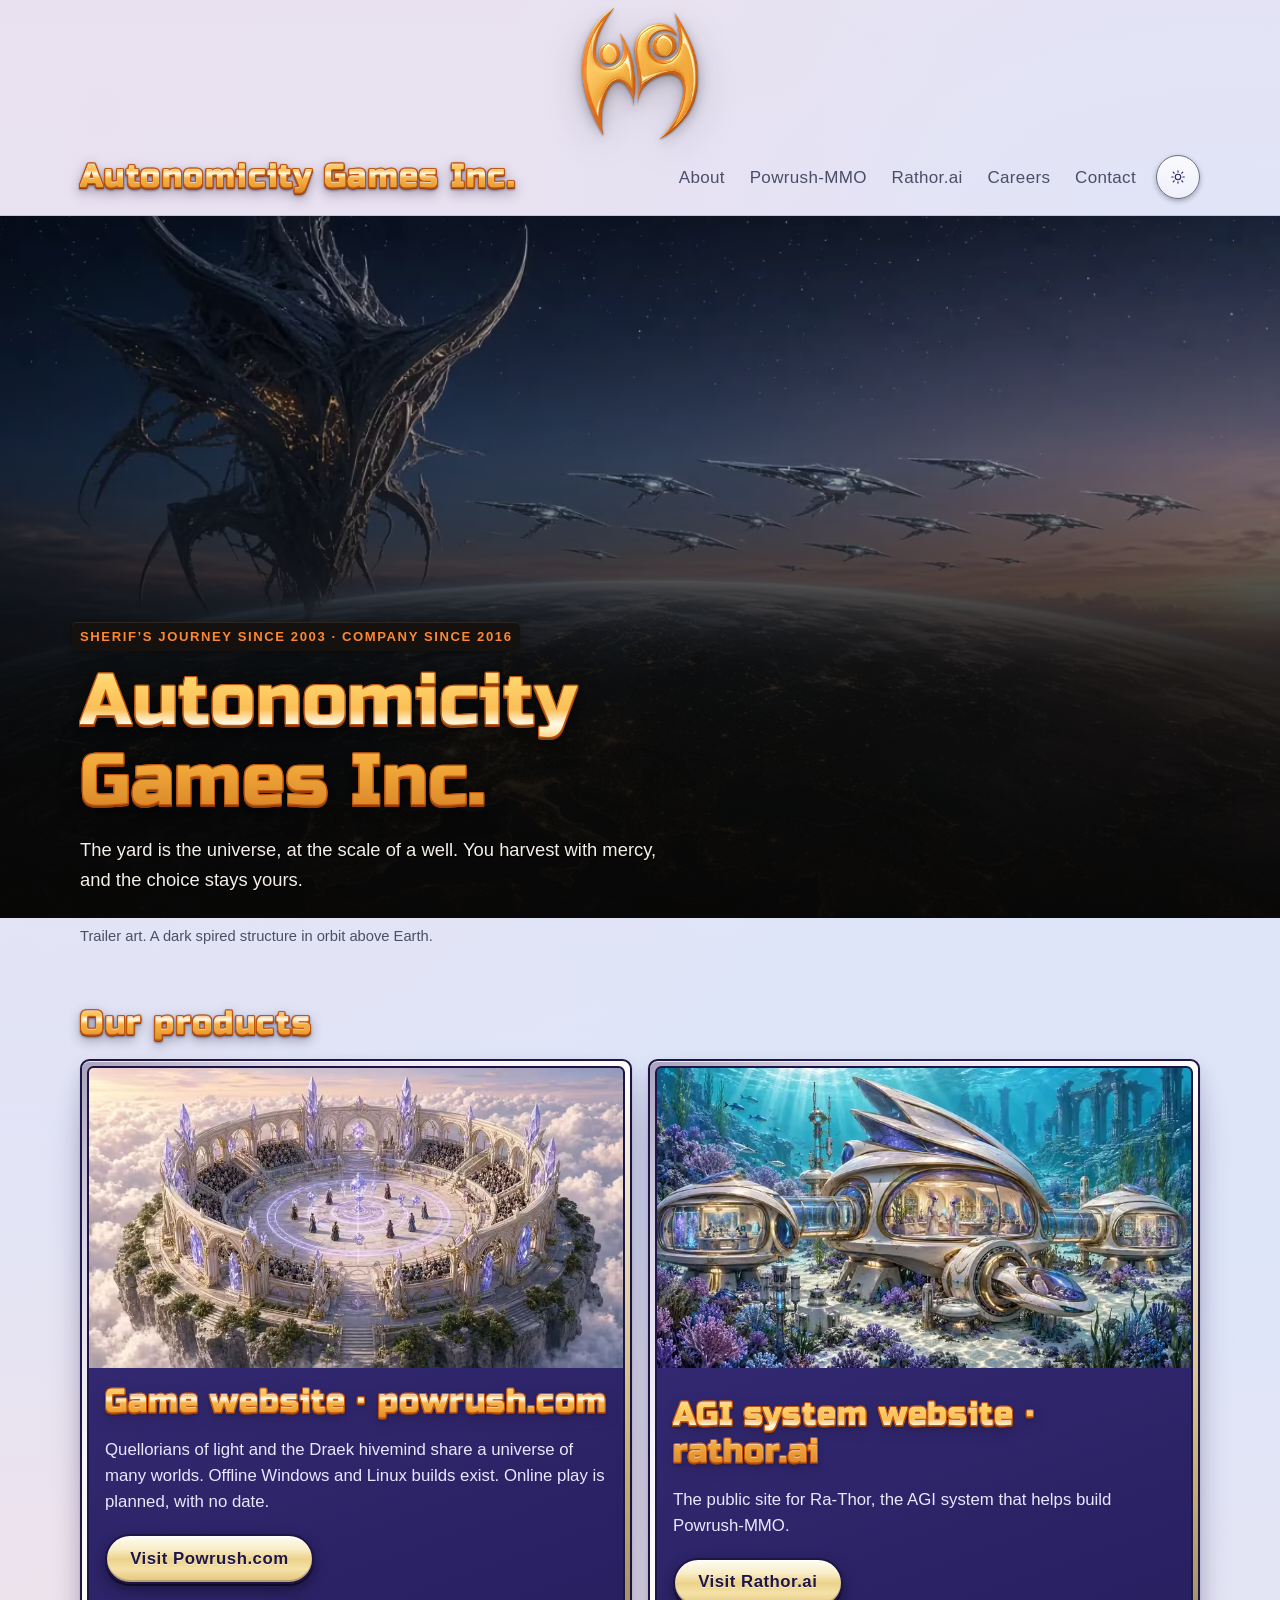
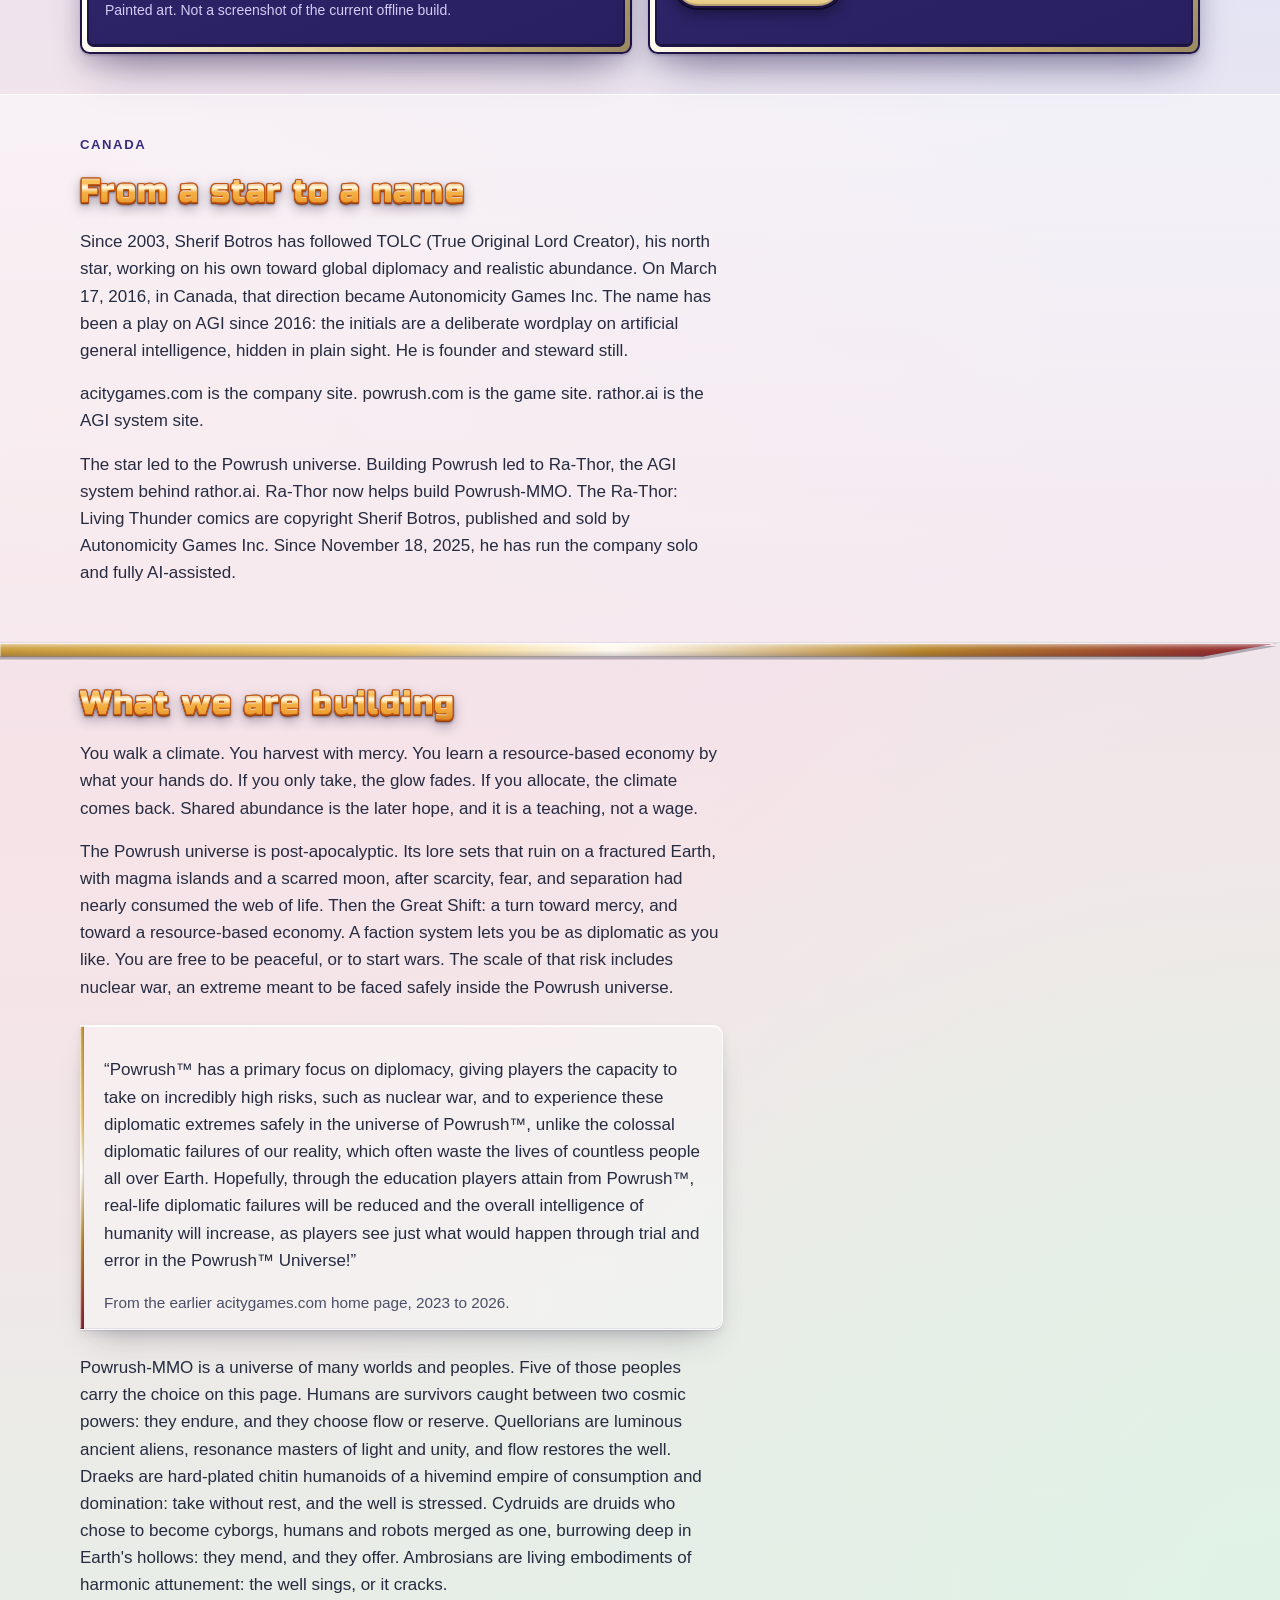
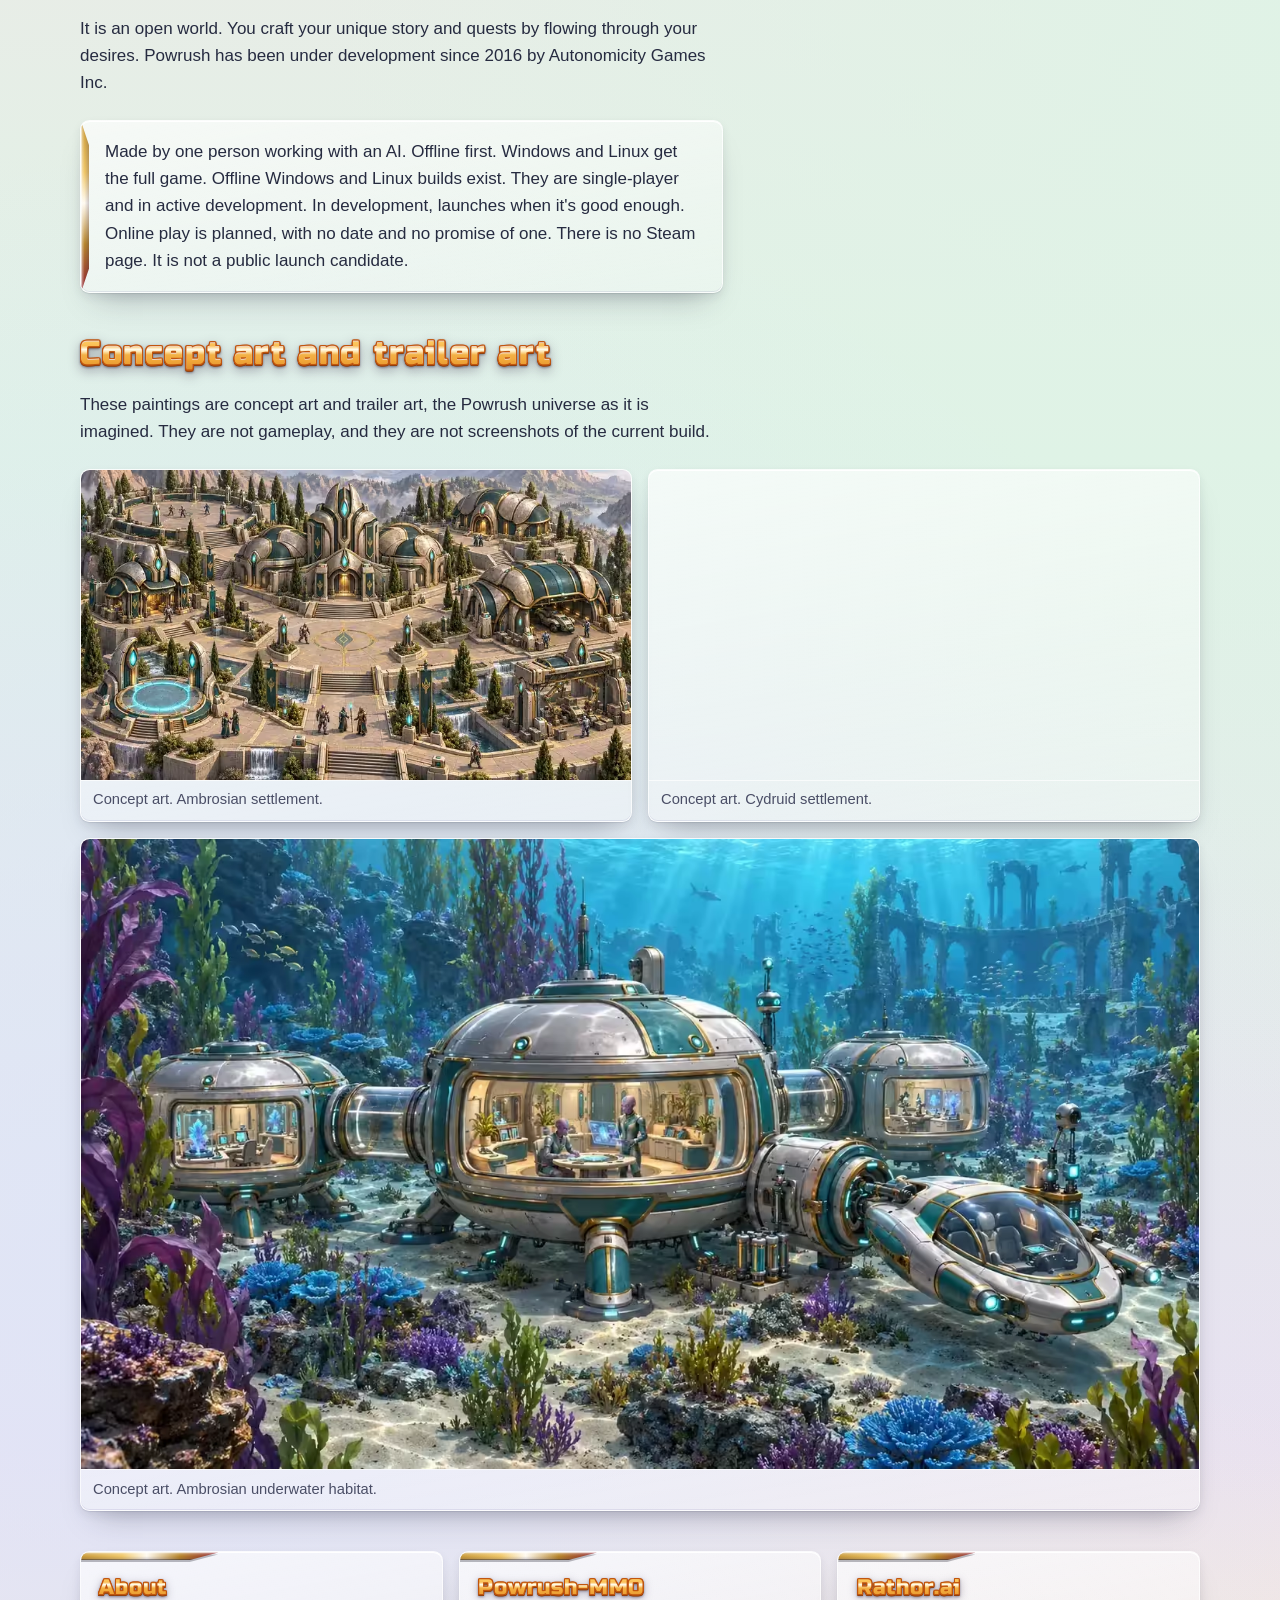
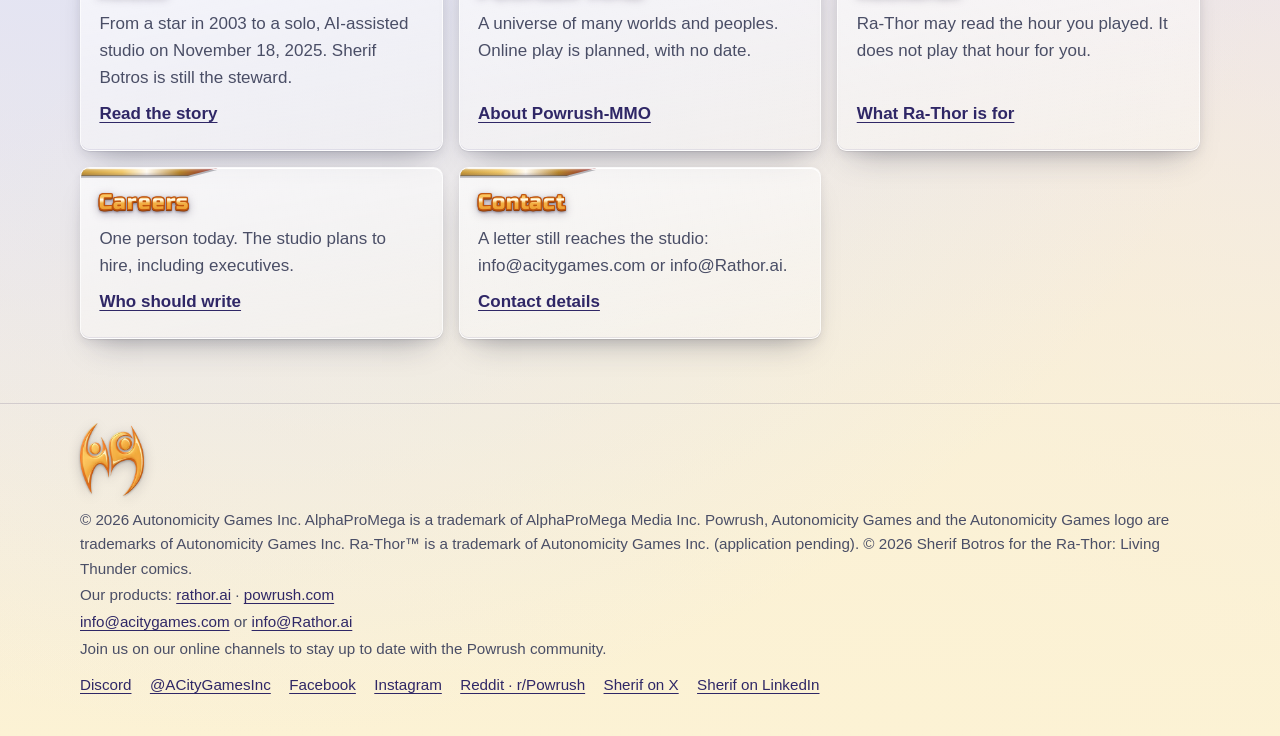
<file: site/index.html>
<!DOCTYPE html>
<html lang="en">
<head>
  <meta charset="utf-8">
  <meta name="viewport" content="width=device-width, initial-scale=1">
  <title>Autonomicity Games Inc. — company site</title>
  <meta name="description" content="Company site for Autonomicity Games Inc. The game site is powrush.com. The AGI system site is rathor.ai. Powrush-MMO is a universe of many worlds and peoples. Online play is planned, with no date.">
  <meta property="og:title" content="Autonomicity Games Inc. — company site">
  <meta property="og:description" content="Company site for Autonomicity Games Inc. The game site is powrush.com. The AGI system site is rathor.ai. Powrush-MMO is a universe of many worlds and peoples. Online play is planned, with no date.">
  <meta property="og:image" content="https://acitygames.com/images/art/trailer-earth-battle-1168.webp">
  <meta property="og:url" content="https://acitygames.com/">
  <meta property="og:type" content="website">
  <meta name="twitter:card" content="summary_large_image">
  <meta name="twitter:title" content="Autonomicity Games Inc. — company site">
  <meta name="twitter:description" content="Company site for Autonomicity Games Inc. The game site is powrush.com. The AGI system site is rathor.ai. Powrush-MMO is a universe of many worlds and peoples. Online play is planned, with no date.">
  <meta name="twitter:image" content="https://acitygames.com/images/art/trailer-earth-battle-1168.webp">
  <meta name="theme-color" content="#1a1a1a" media="(prefers-color-scheme: dark)">
  <meta name="theme-color" content="#f6f1e8" media="(prefers-color-scheme: light)">
  <link rel="icon" href="favicon.png" type="image/png">
  <link rel="apple-touch-icon" href="apple-touch-icon.png">
  <script>
    (function () {
      var theme = "dark";
      try {
        var stored = localStorage.getItem("acity-theme");
        if (stored === "light" || stored === "dark") theme = stored;
        else if (window.matchMedia("(prefers-color-scheme: light)").matches) theme = "light";
      } catch (e) {}
      document.documentElement.setAttribute("data-theme", theme);
    })();
  </script>
  <link rel="stylesheet" href="css/style.css">
  <link rel="stylesheet" href="css/worlds.css">
  <link rel="stylesheet" href="css/powrush-card.css">
  <link rel="stylesheet" href="css/home.css">
</head>
<body class="home">
  <a class="skip" href="#content">Skip to content</a>
  <header class="site-header">
    <div class="logo-tab">
      <a class="logo-link" href="index.html">
        <picture>
          <source type="image/avif" srcset="images/logo-dark-200.avif 200w, images/logo-dark-400.avif 400w" sizes="(min-width: 1334px) 120px, (min-width: 760px) 9vw, (min-width: 686px) 14vw, 96px">
          <img class="logo-art logo-art-dark" src="images/logo-dark-200.webp" srcset="images/logo-dark-200.webp 200w, images/logo-dark-400.webp 400w" sizes="(min-width: 1334px) 120px, (min-width: 760px) 9vw, (min-width: 686px) 14vw, 96px" alt="Autonomicity Games logo" width="200" height="228" loading="eager" fetchpriority="high" decoding="async">
        </picture>
        <picture>
          <source type="image/avif" srcset="images/logo-light-200.avif 200w, images/logo-light-400.avif 400w" sizes="(min-width: 1334px) 120px, (min-width: 760px) 9vw, (min-width: 686px) 14vw, 96px">
          <img class="logo-art logo-art-light" src="images/logo-light-200.webp" srcset="images/logo-light-200.webp 200w, images/logo-light-400.webp 400w" sizes="(min-width: 1334px) 120px, (min-width: 760px) 9vw, (min-width: 686px) 14vw, 96px" alt="Autonomicity Games logo" width="200" height="228" loading="lazy" fetchpriority="low" decoding="async">
        </picture>
      </a>
    </div>
    <div class="wrap bar">
      <a class="brand" href="index.html" aria-current="page">Autonomicity Games Inc.</a>
      <nav aria-label="Primary">
        <ul>
          <li><a href="about.html">About</a></li>
          <li><a href="powrush.html">Powrush-MMO</a></li>
          <li><a href="rathor.html">Rathor.ai</a></li>
          <li><a href="careers.html">Careers</a></li>
          <li><a href="contact.html">Contact</a></li>
        </ul>
        <button type="button" class="theme-toggle" id="theme-toggle" hidden aria-pressed="false" aria-label="Switch to light mode">
          <span class="theme-toggle-icons" aria-hidden="true">
            <svg class="theme-icon theme-icon-sun" viewBox="0 0 24 24" focusable="false">
              <circle cx="12" cy="12" r="4.1"></circle>
              <path d="M12 2.6v2.2M12 19.2v2.2M4.8 4.8l1.6 1.6M17.6 17.6l1.6 1.6M2.6 12h2.2M19.2 12h2.2M4.8 19.2l1.6-1.6M17.6 6.4l1.6-1.6" fill="none"></path>
            </svg>
            <svg class="theme-icon theme-icon-moon" viewBox="0 0 24 24" focusable="false">
              <path d="M15.2 3.4A8.2 8.2 0 1 0 20.6 14 6.4 6.4 0 0 1 15.2 3.4z"></path>
            </svg>
          </span>
        </button>
      </nav>
    </div>
  </header>
  <main id="content" tabindex="-1">
    <figure class="hero">
      <div class="hero-media">
        <picture>
          <source type="image/avif" srcset="images/art/trailer-earth-battle-768.avif 768w, images/art/trailer-earth-battle-1168.avif 1168w" sizes="100vw">
          <img src="images/art/trailer-earth-battle-1168.webp" srcset="images/art/trailer-earth-battle-768.webp 768w, images/art/trailer-earth-battle-1168.webp 1168w" sizes="100vw" width="1168" height="784" alt="A dark spired structure hangs in orbit above the night side of Earth while a formation of pale ships crosses the sky." decoding="async" fetchpriority="high" loading="eager">
        </picture>
        <div class="hero-scrim" aria-hidden="true"></div>
        <div class="hero-copy">
          <div class="wrap">
            <p class="kicker"><span class="kicker-era">Sherif’s journey since 2003 ·</span> <span class="kicker-era">company since 2016</span></p>
            <h1>Autonomicity Games Inc.</h1>
            <p class="lede">The yard is the universe, at the scale of a well. You harvest with mercy, and the choice stays yours.</p>
          </div>
        </div>
      </div>
      <figcaption>
        <div class="wrap">Trailer art. A dark spired structure in orbit above Earth.</div>
      </figcaption>
    </figure>
    <section class="worlds wrap doors" aria-labelledby="worlds-heading">
      <h2 id="worlds-heading" class="worlds-heading">Our products</h2>
      <div class="door-row">
        <article class="powrush-card card-link door" aria-labelledby="powrush-card-home-heading">
          <div class="powrush-card-frame">
            <div class="powrush-card-inner">
              <figure class="powrush-card-media">
                <picture>
                  <source type="image/avif" srcset="images/art/powrush-card-quellorian-arena-800.avif 800w, images/art/powrush-card-quellorian-arena-1600.avif 1600w" sizes="(min-width: 760px) calc((min(70rem, 100vw - 2rem) - 1rem) / 2), calc(100vw - 2.5rem)">
                  <img src="images/art/powrush-card-quellorian-arena-800.webp" srcset="images/art/powrush-card-quellorian-arena-800.webp 800w, images/art/powrush-card-quellorian-arena-1600.webp 1600w" sizes="(min-width: 760px) calc((min(70rem, 100vw - 2rem) - 1rem) / 2), calc(100vw - 2.5rem)" width="800" height="450" alt="Painted art: a white-and-gold Quellorian arena ringed with violet crystals and full stands, set on a cliff above the clouds." loading="lazy" decoding="async">
                </picture>
              </figure>
              <div class="powrush-card-body">
                <h2 id="powrush-card-home-heading" class="powrush-card-title">Game website · powrush.com</h2>
                <p class="powrush-card-copy">Quellorians of light and the Draek hivemind share a universe of many worlds. Offline Windows and Linux builds exist. Online play is planned, with no date.</p>
                <a class="stretched-link powrush-card-btn" href="https://powrush.com/">Visit Powrush.com</a>
                <p class="powrush-card-note">Painted art. Not a screenshot of the current offline build.</p>
              </div>
            </div>
          </div>
        </article>
        <article class="powrush-card card-link door" aria-labelledby="rathor-card-home-heading">
          <div class="powrush-card-frame">
            <div class="powrush-card-inner">
              <figure class="powrush-card-media">
                <picture>
                  <source type="image/avif" srcset="images/art/worlds-rathor-underwater-habitat-768.avif 768w, images/art/worlds-rathor-underwater-habitat-1500.avif 1500w" sizes="(min-width: 760px) calc((min(70rem, 100vw - 2rem) - 1rem) / 2), calc(100vw - 2.5rem)">
                  <img src="images/art/worlds-rathor-underwater-habitat-768.webp" srcset="images/art/worlds-rathor-underwater-habitat-768.webp 768w, images/art/worlds-rathor-underwater-habitat-1500.webp 1500w" sizes="(min-width: 760px) calc((min(70rem, 100vw - 2rem) - 1rem) / 2), calc(100vw - 2.5rem)" width="768" height="432" alt="A glowing underwater habitat of teal domes and violet rings, lit from within, with small craft in the dark water around it." loading="lazy" decoding="async">
                </picture>
              </figure>
              <div class="powrush-card-body">
                <h2 id="rathor-card-home-heading" class="powrush-card-title">AGI system website · rathor.ai</h2>
                <p class="powrush-card-copy">The public site for Ra-Thor, the AGI system that helps build Powrush-MMO.</p>
                <a class="stretched-link powrush-card-btn" href="https://rathor.ai/">Visit Rathor.ai</a>
              </div>
            </div>
          </div>
        </article>
      </div>
    </section>
    <section class="band" aria-label="Founding">
      <div class="wrap">
        <p class="kicker">Canada</p>
        <h2>From a star to a name</h2>
        <p>Since 2003, Sherif Botros has followed TOLC (True Original Lord Creator), his north star, working on his own toward global diplomacy and realistic abundance. On March 17, 2016, in Canada, that direction became Autonomicity Games Inc. The name has been a play on AGI since 2016: the initials are a deliberate wordplay on artificial general intelligence, hidden in plain sight. He is founder and steward still.</p>
        <p>acitygames.com is the company site. powrush.com is the game site. rathor.ai is the AGI system site.</p>
        <p>The star led to the Powrush universe. Building Powrush led to Ra-Thor, the AGI system behind rathor.ai. Ra-Thor now helps build Powrush-MMO. The Ra-Thor: Living Thunder comics are copyright Sherif Botros, published and sold by Autonomicity Games Inc. Since November 18, 2025, he has run the company solo and fully AI-assisted.</p>
      </div>
    </section>
    <div class="wrap">
      <section class="section" aria-labelledby="world-heading">
        <h2 id="world-heading">What we are building</h2>
        <p>You walk a climate. You harvest with mercy. You learn a resource-based economy by what your hands do. If you only take, the glow fades. If you allocate, the climate comes back. Shared abundance is the later hope, and it is a teaching, not a wage.</p>
        <p>The Powrush universe is post-apocalyptic. Its lore sets that ruin on a fractured Earth, with magma islands and a scarred moon, after scarcity, fear, and separation had nearly consumed the web of life. Then the Great Shift: a turn toward mercy, and toward a resource-based economy. A faction system lets you be as diplomatic as you like. You are free to be peaceful, or to start wars. The scale of that risk includes nuclear war, an extreme meant to be faced safely inside the Powrush universe.</p>
        <blockquote class="old-site-quote">
          <p>“Powrush™ has a primary focus on diplomacy, giving players the capacity to take on incredibly high risks, such as nuclear war, and to experience these diplomatic extremes safely in the universe of Powrush™, unlike the colossal diplomatic failures of our reality, which often waste the lives of countless people all over Earth. Hopefully, through the education players attain from Powrush™, real-life diplomatic failures will be reduced and the overall intelligence of humanity will increase, as players see just what would happen through trial and error in the Powrush™ Universe!”</p>
          <footer>From the earlier acitygames.com home page, 2023 to 2026.</footer>
        </blockquote>
        <p>Powrush-MMO is a universe of many worlds and peoples. Five of those peoples carry the choice on this page. Humans are survivors caught between two cosmic powers: they endure, and they choose flow or reserve. Quellorians are luminous ancient aliens, resonance masters of light and unity, and flow restores the well. Draeks are hard-plated chitin humanoids of a hivemind empire of consumption and domination: take without rest, and the well is stressed. Cydruids are druids who chose to become cyborgs, humans and robots merged as one, burrowing deep in Earth's hollows: they mend, and they offer. Ambrosians are living embodiments of harmonic attunement: the well sings, or it cracks.</p>
        <p>It is an open world. You craft your unique story and quests by flowing through your desires. Powrush has been under development since 2016 by Autonomicity Games Inc.</p>
        <div class="panel">
          <p>Made by one person working with an AI. Offline first. Windows and Linux get the full game. Offline Windows and Linux builds exist. They are single-player and in active development. In development, launches when it's good enough. Online play is planned, with no date and no promise of one. There is no Steam page. It is not a public launch candidate.</p>
        </div>
      </section>
      <section class="section" aria-labelledby="paintings-heading">
        <h2 id="paintings-heading">Concept art and trailer art</h2>
        <p>These paintings are concept art and trailer art, the Powrush universe as it is imagined. They are not gameplay, and they are not screenshots of the current build.</p>
        <div class="gallery">
          <figure class="shot">
            <div class="shot-frame">
              <picture>
                <source type="image/avif" srcset="images/art/concept-ambrosian-settlement-768.avif 768w, images/art/concept-ambrosian-settlement-1920.avif 1920w" sizes="(min-width: 800px) calc((min(70rem, 100vw - 2rem) - 1rem) / 2), calc(100vw - 2rem)">
                <img src="images/art/concept-ambrosian-settlement-1920.webp" srcset="images/art/concept-ambrosian-settlement-768.webp 768w, images/art/concept-ambrosian-settlement-1920.webp 1920w" sizes="(min-width: 800px) calc((min(70rem, 100vw - 2rem) - 1rem) / 2), calc(100vw - 2rem)" width="1920" height="1081" alt="A terraced stone settlement of teal and gold domes, canals, and glowing doorways, set in a mountain valley." loading="lazy" decoding="async">
              </picture>
            </div>
            <figcaption>Concept art. Ambrosian settlement.</figcaption>
          </figure>
          <figure class="shot">
            <div class="shot-frame">
              <picture>
                <source type="image/avif" srcset="images/art/concept-cydruid-settlement-768.avif 768w, images/art/concept-cydruid-settlement-1920.avif 1920w" sizes="(min-width: 800px) calc((min(70rem, 100vw - 2rem) - 1rem) / 2), calc(100vw - 2rem)">
                <img src="images/art/concept-cydruid-settlement-1920.webp" srcset="images/art/concept-cydruid-settlement-768.webp 768w, images/art/concept-cydruid-settlement-1920.webp 1920w" sizes="(min-width: 800px) calc((min(70rem, 100vw - 2rem) - 1rem) / 2), calc(100vw - 2rem)" width="1920" height="1081" alt="A cliff settlement of white and pink organic structures over waterfalls, with teal pools and glowing doorways." loading="lazy" decoding="async">
              </picture>
            </div>
            <figcaption>Concept art. Cydruid settlement.</figcaption>
          </figure>
          <figure class="shot shot-wide">
            <div class="shot-frame">
              <picture>
                <source type="image/avif" srcset="images/art/concept-underwater-habitat-768.avif 768w, images/art/concept-underwater-habitat-1440.avif 1440w, images/art/concept-underwater-habitat-1920.avif 1920w" sizes="min(70rem, 100vw - 2rem)">
                <img src="images/art/concept-underwater-habitat-1920.webp" srcset="images/art/concept-underwater-habitat-768.webp 768w, images/art/concept-underwater-habitat-1440.webp 1440w, images/art/concept-underwater-habitat-1920.webp 1920w" sizes="min(70rem, 100vw - 2rem)" width="1920" height="1081" alt="A teal and silver habitat of connected pods on a reef, with lit rooms visible through the windows and fish in the water around it." loading="lazy" decoding="async">
              </picture>
            </div>
            <figcaption>Concept art. Ambrosian underwater habitat.</figcaption>
          </figure>
        </div>
      </section>
      <div class="grid">
        <article class="card card-link">
          <h2>About</h2>
          <p>From a star in 2003 to a solo, AI-assisted studio on November 18, 2025. Sherif Botros is still the steward.</p>
          <a class="stretched-link" href="about.html">Read the story</a>
        </article>
        <article class="card card-link">
          <h2>Powrush-MMO</h2>
          <p>A universe of many worlds and peoples. Online play is planned, with no date.</p>
          <a class="stretched-link" href="powrush.html">About Powrush-MMO</a>
        </article>
        <article class="card card-link">
          <h2>Rathor.ai</h2>
          <p>Ra-Thor may read the hour you played. It does not play that hour for you.</p>
          <a class="stretched-link" href="rathor.html">What Ra-Thor is for</a>
        </article>
        <article class="card card-link">
          <h2>Careers</h2>
          <p>One person today. The studio plans to hire, including executives.</p>
          <a class="stretched-link" href="careers.html">Who should write</a>
        </article>
        <article class="card card-link">
          <h2>Contact</h2>
          <p>A letter still reaches the studio: info@acitygames.com or info@Rathor.ai.</p>
          <a class="stretched-link" href="contact.html">Contact details</a>
        </article>
      </div>
    </div>
  </main>
  <footer class="site-footer">
    <div class="wrap">
      <picture>
        <source type="image/avif" srcset="images/logo-dark-200.avif">
        <img class="footer-mark logo-art logo-art-dark" src="images/logo-dark-200.webp" alt="Autonomicity Games logo" width="200" height="228" loading="lazy" decoding="async">
      </picture>
      <picture>
        <source type="image/avif" srcset="images/logo-light-200.avif">
        <img class="footer-mark logo-art logo-art-light" src="images/logo-light-200.webp" alt="Autonomicity Games logo" width="200" height="228" loading="lazy" decoding="async">
      </picture>
      <p>© 2026 Autonomicity Games Inc. AlphaProMega is a trademark of AlphaProMega Media Inc. Powrush, Autonomicity Games and the Autonomicity Games logo are trademarks of Autonomicity Games Inc. Ra-Thor™ is a trademark of Autonomicity Games Inc. (application pending). © 2026 Sherif Botros for the Ra-Thor: Living Thunder comics.</p>
      <p>Our products: <a href="https://rathor.ai/">rathor.ai</a> · <a href="https://powrush.com/">powrush.com</a></p>
      <p><a href="mailto:info@acitygames.com">info@acitygames.com</a> or <a href="mailto:info@Rathor.ai">info@Rathor.ai</a></p>
      <p>Join us on our online channels to stay up to date with the Powrush community.</p>
      <p class="footer-channels"><a href="https://discord.gg/nFRczVx5xQ" rel="noopener" target="_blank">Discord</a> <a href="https://x.com/ACityGamesInc" rel="noopener" target="_blank">@ACityGamesInc</a> <a href="https://www.facebook.com/ACityGamesInc/" rel="noopener" target="_blank">Facebook</a> <a href="https://www.instagram.com/acitygames/" rel="noopener" target="_blank">Instagram</a> <a href="https://www.reddit.com/r/Powrush/comments/1jtm8ko/official_autonomicity_games_inc_page/" rel="noopener" target="_blank">Reddit · r/Powrush</a> <a href="https://x.com/AlphaProMega" rel="noopener" target="_blank">Sherif on X</a> <a href="https://www.linkedin.com/in/sherif-botros/" rel="noopener" target="_blank">Sherif on LinkedIn</a></p>
    </div>
  </footer>
  <script src="js/theme.js" defer></script>
</body>
</html>
</file>
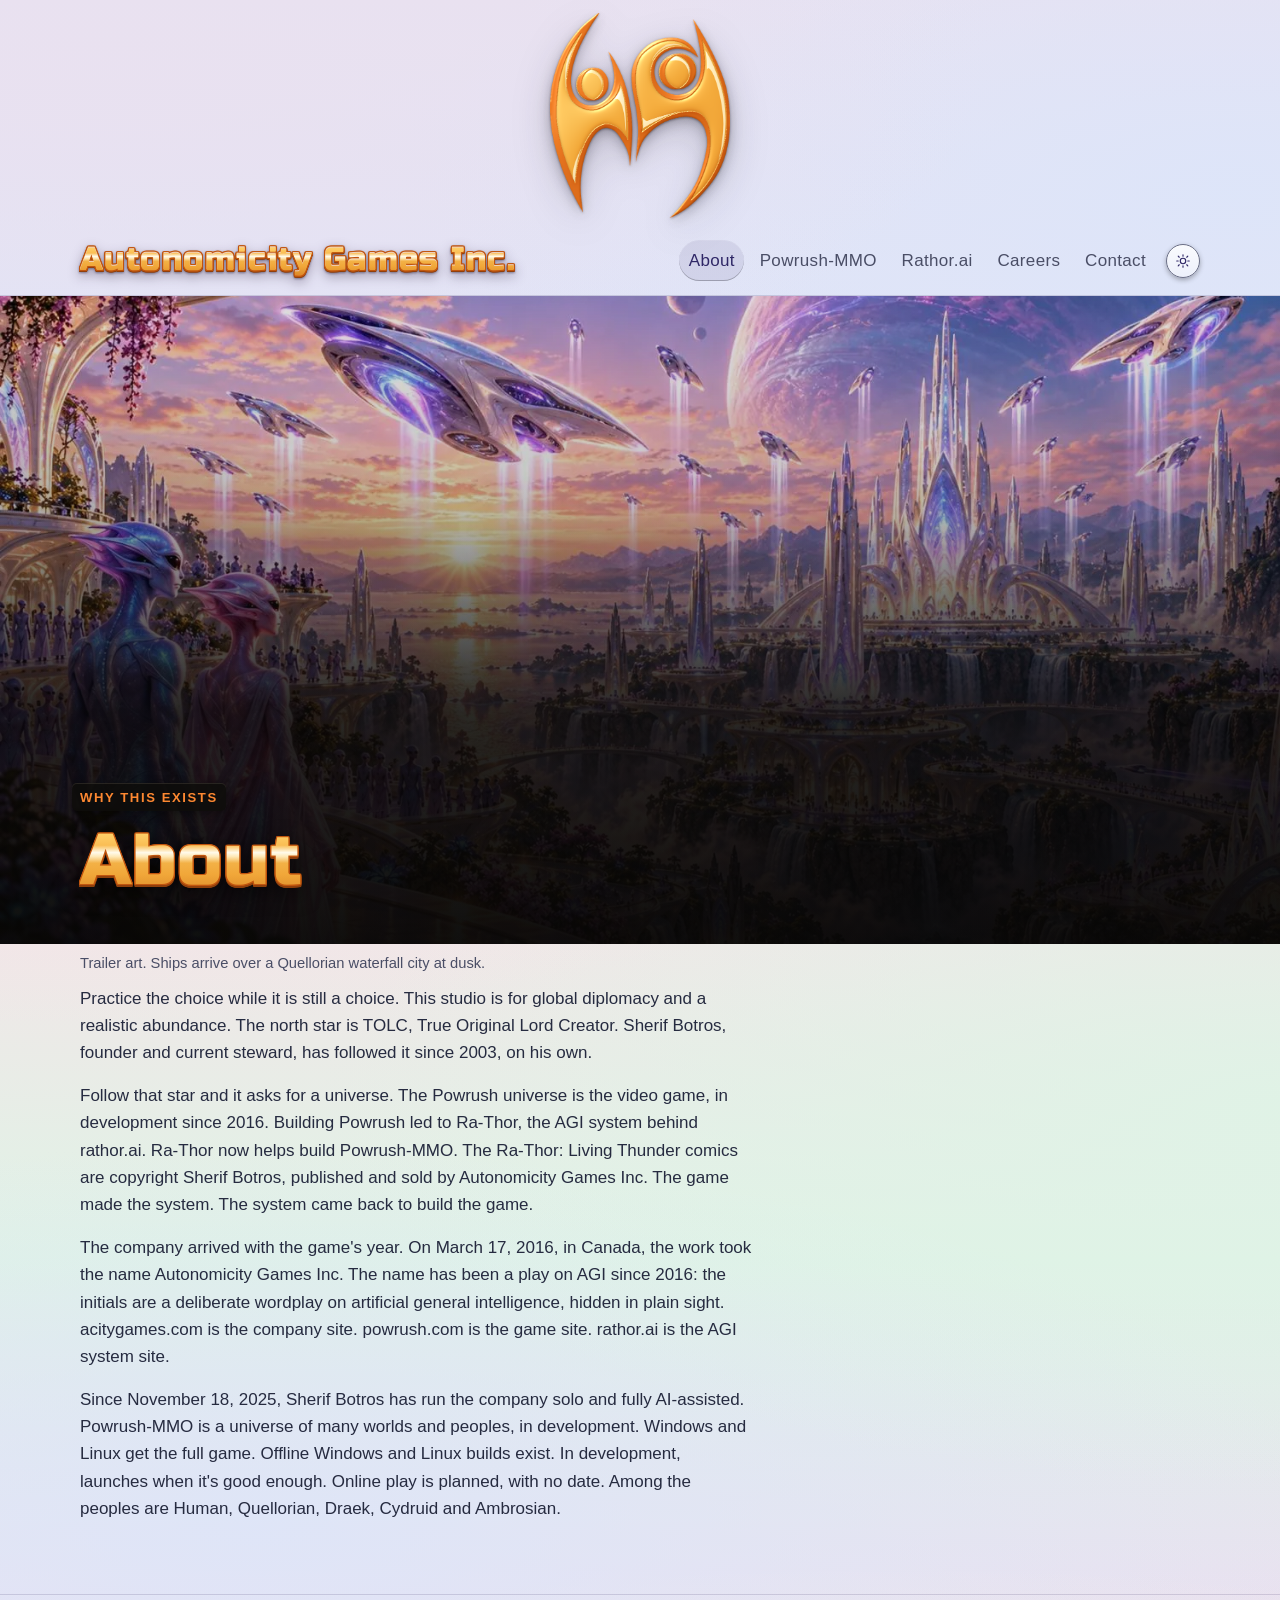
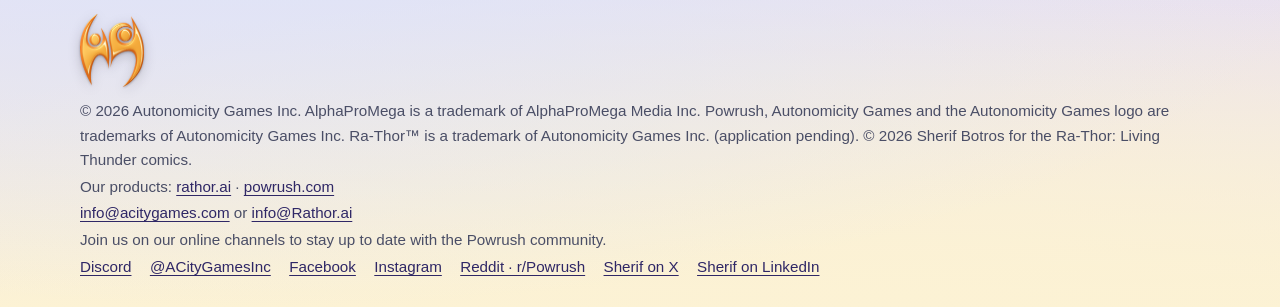
<file: site/about.html>
<!DOCTYPE html>
<html lang="en">
<head>
  <meta charset="utf-8">
  <meta name="viewport" content="width=device-width, initial-scale=1">
  <title>About — Autonomicity Games Inc.</title>
  <meta name="description" content="Autonomicity Games Inc. is the company behind acitygames.com, founded in Canada on March 17, 2016. powrush.com is the game site. rathor.ai is the AGI system site. Online play is planned, with no date.">
  <meta property="og:title" content="About — Autonomicity Games Inc.">
  <meta property="og:description" content="Autonomicity Games Inc. is the company behind acitygames.com, founded in Canada on March 17, 2016. powrush.com is the game site. rathor.ai is the AGI system site. Online play is planned, with no date.">
  <meta property="og:image" content="https://acitygames.com/images/art/about-quellorian-city-ships-1500.webp">
  <meta property="og:url" content="https://acitygames.com/about.html">
  <meta property="og:type" content="website">
  <meta name="twitter:card" content="summary_large_image">
  <meta name="twitter:title" content="About — Autonomicity Games Inc.">
  <meta name="twitter:description" content="Autonomicity Games Inc. is the company behind acitygames.com, founded in Canada on March 17, 2016. powrush.com is the game site. rathor.ai is the AGI system site. Online play is planned, with no date.">
  <meta name="twitter:image" content="https://acitygames.com/images/art/about-quellorian-city-ships-1500.webp">
  <meta name="theme-color" content="#1a1a1a" media="(prefers-color-scheme: dark)">
  <meta name="theme-color" content="#f6f1e8" media="(prefers-color-scheme: light)">
  <link rel="icon" href="favicon.png" type="image/png">
  <link rel="apple-touch-icon" href="apple-touch-icon.png">
  <script>
    (function () {
      var theme = "dark";
      try {
        var stored = localStorage.getItem("acity-theme");
        if (stored === "light" || stored === "dark") theme = stored;
        else if (window.matchMedia("(prefers-color-scheme: light)").matches) theme = "light";
      } catch (e) {}
      document.documentElement.setAttribute("data-theme", theme);
    })();
  </script>
  <link rel="stylesheet" href="css/style.css">
</head>
<body>
  <a class="skip" href="#content">Skip to content</a>
  <header class="site-header">
    <div class="logo-tab">
      <a class="logo-link" href="index.html">
        <img class="logo-art logo-art-dark" src="images/logo-dark-512.webp" srcset="images/logo-dark-512.webp 1x, images/logo-dark-1024.webp 2x" alt="Autonomicity Games logo" width="512" height="585" loading="eager" fetchpriority="high" decoding="async">
        <img class="logo-art logo-art-light" src="images/logo-light-512.webp" srcset="images/logo-light-512.webp 1x, images/logo-light-1024.webp 2x" alt="Autonomicity Games logo" width="512" height="585" loading="lazy" decoding="async">
      </a>
    </div>
    <div class="wrap bar">
      <a class="brand" href="index.html">Autonomicity Games Inc.</a>
      <nav aria-label="Primary">
        <ul>
          <li><a href="about.html" aria-current="page">About</a></li>
          <li><a href="powrush.html">Powrush-MMO</a></li>
          <li><a href="rathor.html">Rathor.ai</a></li>
          <li><a href="careers.html">Careers</a></li>
          <li><a href="contact.html">Contact</a></li>
        </ul>
        <button type="button" class="theme-toggle" id="theme-toggle" hidden aria-pressed="false" aria-label="Switch to light mode">
          <span class="theme-toggle-icons" aria-hidden="true">
            <svg class="theme-icon theme-icon-sun" viewBox="0 0 24 24" focusable="false">
              <circle cx="12" cy="12" r="4.1"></circle>
              <path d="M12 2.6v2.2M12 19.2v2.2M4.8 4.8l1.6 1.6M17.6 17.6l1.6 1.6M2.6 12h2.2M19.2 12h2.2M4.8 19.2l1.6-1.6M17.6 6.4l1.6-1.6" fill="none"></path>
            </svg>
            <svg class="theme-icon theme-icon-moon" viewBox="0 0 24 24" focusable="false">
              <path d="M15.2 3.4A8.2 8.2 0 1 0 20.6 14 6.4 6.4 0 0 1 15.2 3.4z"></path>
            </svg>
          </span>
        </button>
      </nav>
    </div>
  </header>
  <main id="content" tabindex="-1">
    <figure class="hero">
      <div class="hero-media">
        <picture>
          <img src="images/art/about-quellorian-city-ships-1500.webp" srcset="images/art/about-quellorian-city-ships-768.webp 768w, images/art/about-quellorian-city-ships-1500.webp 1500w" sizes="100vw" width="1500" height="844" alt="Two lavender-skinned Quellorians stand on a flowered balcony at sunset, watching silver ships descend over a crystal city of towers and waterfalls beneath a giant planet." decoding="async" fetchpriority="high" loading="eager" style="object-position: 12% center">
        </picture>
        <div class="hero-scrim" aria-hidden="true"></div>
        <div class="hero-copy">
          <div class="wrap">
            <p class="kicker">Why this exists</p>
            <h1>About</h1>
          </div>
        </div>
      </div>
      <figcaption>
        <div class="wrap">Trailer art. Ships arrive over a Quellorian waterfall city at dusk.</div>
      </figcaption>
    </figure>
    <div class="wrap prose">
      <p>Practice the choice while it is still a choice. This studio is for global diplomacy and a realistic abundance. The north star is TOLC, True Original Lord Creator. Sherif Botros, founder and current steward, has followed it since 2003, on his own.</p>
      <p>Follow that star and it asks for a universe. The Powrush universe is the video game, in development since 2016. Building Powrush led to Ra-Thor, the AGI system behind rathor.ai. Ra-Thor now helps build Powrush-MMO. The Ra-Thor: Living Thunder comics are copyright Sherif Botros, published and sold by Autonomicity Games Inc. The game made the system. The system came back to build the game.</p>
      <p>The company arrived with the game's year. On March 17, 2016, in Canada, the work took the name Autonomicity Games Inc. The name has been a play on AGI since 2016: the initials are a deliberate wordplay on artificial general intelligence, hidden in plain sight. acitygames.com is the company site. powrush.com is the game site. rathor.ai is the AGI system site.</p>
      <p>Since November 18, 2025, Sherif Botros has run the company solo and fully AI-assisted. Powrush-MMO is a universe of many worlds and peoples, in development. Windows and Linux get the full game. Offline Windows and Linux builds exist. In development, launches when it's good enough. Online play is planned, with no date. Among the peoples are Human, Quellorian, Draek, Cydruid and Ambrosian.</p>
    </div>
  </main>
  <footer class="site-footer">
    <div class="wrap">
      <img class="footer-mark logo-art logo-art-dark" src="images/logo-dark-512.webp" srcset="images/logo-dark-512.webp 1x, images/logo-dark-1024.webp 2x" alt="Autonomicity Games logo" width="512" height="585" loading="lazy" decoding="async">
      <img class="footer-mark logo-art logo-art-light" src="images/logo-light-512.webp" srcset="images/logo-light-512.webp 1x, images/logo-light-1024.webp 2x" alt="Autonomicity Games logo" width="512" height="585" loading="lazy" decoding="async">
      <p>© 2026 Autonomicity Games Inc. AlphaProMega is a trademark of AlphaProMega Media Inc. Powrush, Autonomicity Games and the Autonomicity Games logo are trademarks of Autonomicity Games Inc. Ra-Thor™ is a trademark of Autonomicity Games Inc. (application pending). © 2026 Sherif Botros for the Ra-Thor: Living Thunder comics.</p>
      <p>Our products: <a href="https://rathor.ai/">rathor.ai</a> · <a href="https://powrush.com/">powrush.com</a></p>
      <p><a href="mailto:info@acitygames.com">info@acitygames.com</a> or <a href="mailto:info@Rathor.ai">info@Rathor.ai</a></p>
      <p>Join us on our online channels to stay up to date with the Powrush community.</p>
      <p class="footer-channels"><a href="https://discord.gg/nFRczVx5xQ" rel="noopener" target="_blank">Discord</a> <a href="https://x.com/ACityGamesInc" rel="noopener" target="_blank">@ACityGamesInc</a> <a href="https://www.facebook.com/ACityGamesInc/" rel="noopener" target="_blank">Facebook</a> <a href="https://www.instagram.com/acitygames/" rel="noopener" target="_blank">Instagram</a> <a href="https://www.reddit.com/r/Powrush/comments/1jtm8ko/official_autonomicity_games_inc_page/" rel="noopener" target="_blank">Reddit · r/Powrush</a> <a href="https://x.com/AlphaProMega" rel="noopener" target="_blank">Sherif on X</a> <a href="https://www.linkedin.com/in/sherif-botros/" rel="noopener" target="_blank">Sherif on LinkedIn</a></p>
    </div>
  </footer>
  <script src="js/theme.js" defer></script>
</body>
</html>
</file>
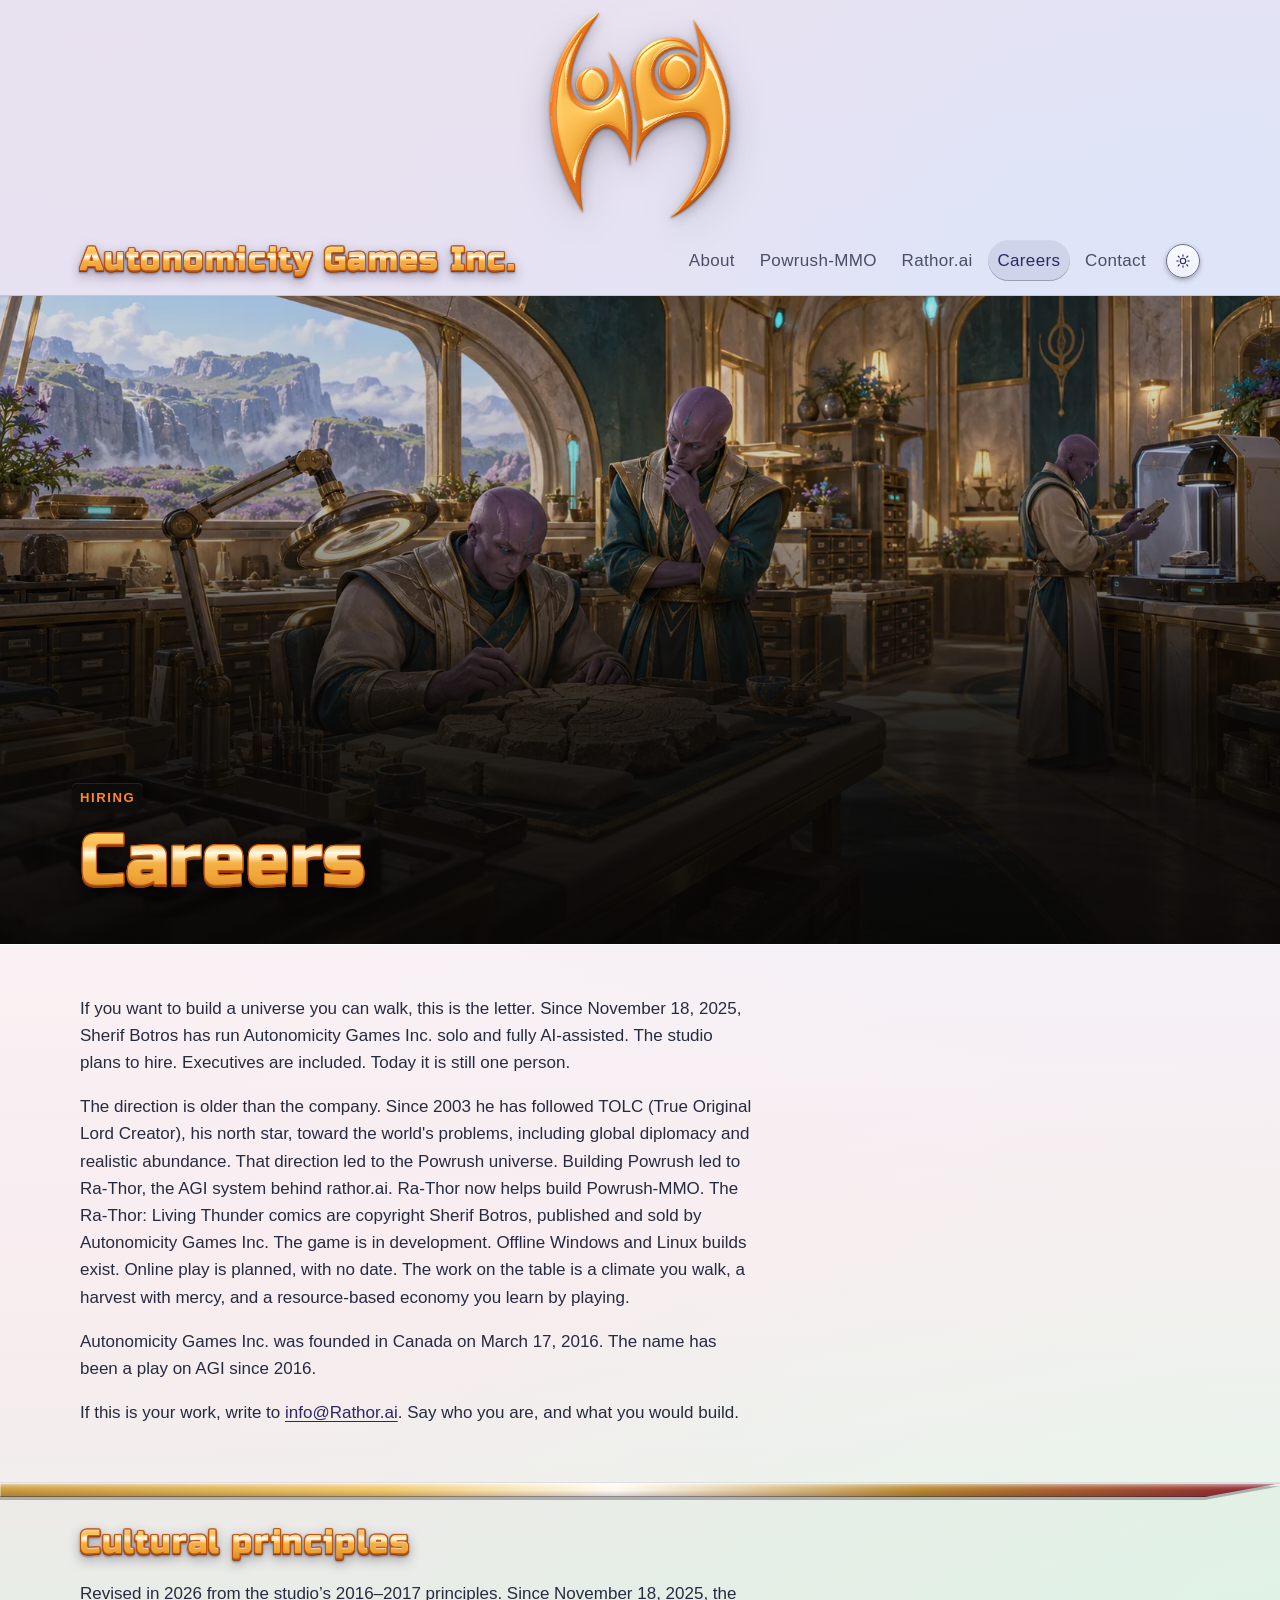
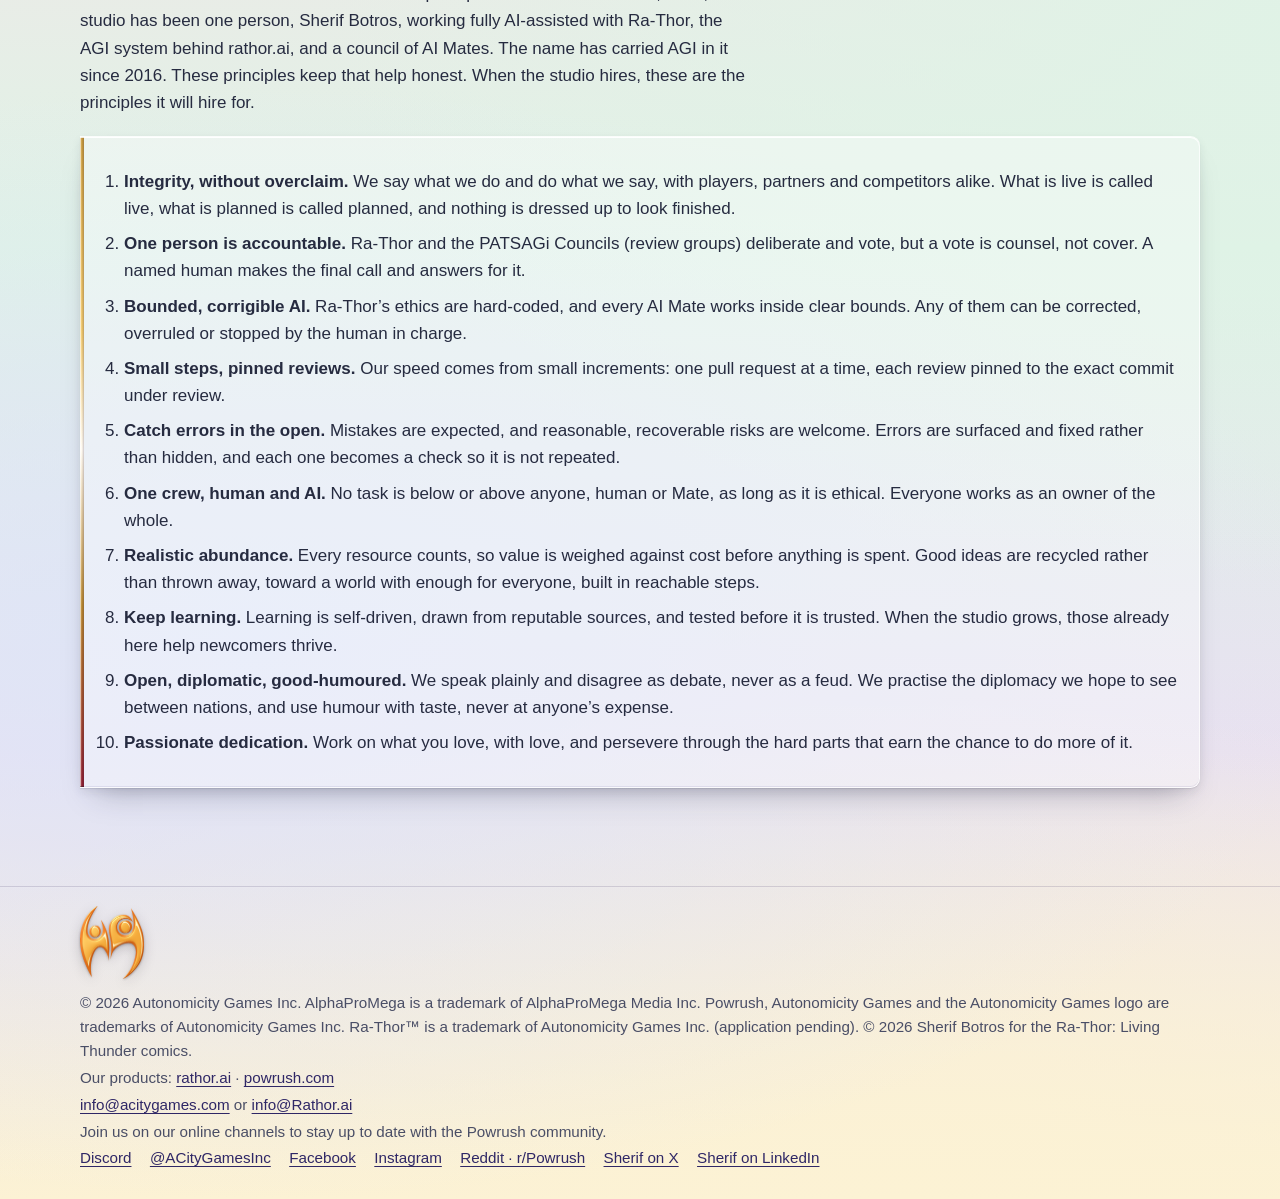
<file: site/careers.html>
<!DOCTYPE html>
<html lang="en">
<head>
  <meta charset="utf-8">
  <meta name="viewport" content="width=device-width, initial-scale=1">
  <title>Careers — Autonomicity Games Inc.</title>
  <meta name="description" content="A solo, fully AI-assisted studio since November 18, 2025, planning to hire, including executives. If you want to build a universe you can walk, write to info@Rathor.ai. Online play is planned, with no date.">
  <meta property="og:title" content="Careers — Autonomicity Games Inc.">
  <meta property="og:description" content="A solo, fully AI-assisted studio since November 18, 2025, planning to hire, including executives. If you want to build a universe you can walk, write to info@Rathor.ai. Online play is planned, with no date.">
  <meta property="og:image" content="https://acitygames.com/images/art/careers-ambrosian-conservation-workshop-1672.webp">
  <meta property="og:url" content="https://acitygames.com/careers.html">
  <meta property="og:type" content="website">
  <meta name="twitter:card" content="summary_large_image">
  <meta name="twitter:title" content="Careers — Autonomicity Games Inc.">
  <meta name="twitter:description" content="A solo, fully AI-assisted studio since November 18, 2025, planning to hire, including executives. If you want to build a universe you can walk, write to info@Rathor.ai. Online play is planned, with no date.">
  <meta name="twitter:image" content="https://acitygames.com/images/art/careers-ambrosian-conservation-workshop-1672.webp">
  <meta name="theme-color" content="#1a1a1a" media="(prefers-color-scheme: dark)">
  <meta name="theme-color" content="#f6f1e8" media="(prefers-color-scheme: light)">
  <link rel="icon" href="favicon.png" type="image/png">
  <link rel="apple-touch-icon" href="apple-touch-icon.png">
  <script>
    (function () {
      var theme = "dark";
      try {
        var stored = localStorage.getItem("acity-theme");
        if (stored === "light" || stored === "dark") theme = stored;
        else if (window.matchMedia("(prefers-color-scheme: light)").matches) theme = "light";
      } catch (e) {}
      document.documentElement.setAttribute("data-theme", theme);
    })();
  </script>
  <link rel="stylesheet" href="css/style.css">
</head>
<body>
  <a class="skip" href="#content">Skip to content</a>
  <header class="site-header">
    <div class="logo-tab">
      <a class="logo-link" href="index.html">
        <img class="logo-art logo-art-dark" src="images/logo-dark-512.webp" srcset="images/logo-dark-512.webp 1x, images/logo-dark-1024.webp 2x" alt="Autonomicity Games logo" width="512" height="585" loading="eager" fetchpriority="high" decoding="async">
        <img class="logo-art logo-art-light" src="images/logo-light-512.webp" srcset="images/logo-light-512.webp 1x, images/logo-light-1024.webp 2x" alt="Autonomicity Games logo" width="512" height="585" loading="lazy" decoding="async">
      </a>
    </div>
    <div class="wrap bar">
      <a class="brand" href="index.html">Autonomicity Games Inc.</a>
      <nav aria-label="Primary">
        <ul>
          <li><a href="about.html">About</a></li>
          <li><a href="powrush.html">Powrush-MMO</a></li>
          <li><a href="rathor.html">Rathor.ai</a></li>
          <li><a href="careers.html" aria-current="page">Careers</a></li>
          <li><a href="contact.html">Contact</a></li>
        </ul>
        <button type="button" class="theme-toggle" id="theme-toggle" hidden aria-pressed="false" aria-label="Switch to light mode">
          <span class="theme-toggle-icons" aria-hidden="true">
            <svg class="theme-icon theme-icon-sun" viewBox="0 0 24 24" focusable="false">
              <circle cx="12" cy="12" r="4.1"></circle>
              <path d="M12 2.6v2.2M12 19.2v2.2M4.8 4.8l1.6 1.6M17.6 17.6l1.6 1.6M2.6 12h2.2M19.2 12h2.2M4.8 19.2l1.6-1.6M17.6 6.4l1.6-1.6" fill="none"></path>
            </svg>
            <svg class="theme-icon theme-icon-moon" viewBox="0 0 24 24" focusable="false">
              <path d="M15.2 3.4A8.2 8.2 0 1 0 20.6 14 6.4 6.4 0 0 1 15.2 3.4z"></path>
            </svg>
          </span>
        </button>
      </nav>
    </div>
  </header>
  <main id="content" tabindex="-1">
    <figure class="hero">
      <div class="hero-media">
        <picture>
          <img src="images/art/careers-ambrosian-conservation-workshop-768.webp" srcset="images/art/careers-ambrosian-conservation-workshop-768.webp 768w, images/art/careers-ambrosian-conservation-workshop-1672.webp 1672w" sizes="100vw" width="1672" height="941" alt="Three purple-skinned Ambrosians in robes restore carved stone tablets at workbenches in a bright workshop, with a mountain valley through tall windows." decoding="async" fetchpriority="high" loading="eager">
        </picture>
        <div class="hero-scrim" aria-hidden="true"></div>
        <div class="hero-copy">
          <div class="wrap">
            <p class="kicker">Hiring</p>
            <h1>Careers</h1>
          </div>
        </div>
      </div>
    </figure>
    <section class="band" aria-label="Hiring">
      <div class="wrap">
        <p>If you want to build a universe you can walk, this is the letter. Since November 18, 2025, Sherif Botros has run Autonomicity Games Inc. solo and fully AI-assisted. The studio plans to hire. Executives are included. Today it is still one person.</p>
        <p>The direction is older than the company. Since 2003 he has followed TOLC (True Original Lord Creator), his north star, toward the world's problems, including global diplomacy and realistic abundance. That direction led to the Powrush universe. Building Powrush led to Ra-Thor, the AGI system behind rathor.ai. Ra-Thor now helps build Powrush-MMO. The Ra-Thor: Living Thunder comics are copyright Sherif Botros, published and sold by Autonomicity Games Inc. The game is in development. Offline Windows and Linux builds exist. Online play is planned, with no date. The work on the table is a climate you walk, a harvest with mercy, and a resource-based economy you learn by playing.</p>
        <p>Autonomicity Games Inc. was founded in Canada on March 17, 2016. The name has been a play on AGI since 2016.</p>
        <p>If this is your work, write to <a href="mailto:info@Rathor.ai">info@Rathor.ai</a>. Say who you are, and what you would build.</p>
      </div>
    </section>
    <section class="section wrap" aria-labelledby="principles-heading">
      <h2 id="principles-heading">Cultural principles</h2>
      <p>Revised in 2026 from the studio’s 2016–2017 principles. Since November 18, 2025, the studio has been one person, Sherif Botros, working fully AI-assisted with Ra-Thor, the AGI system behind rathor.ai, and a council of AI Mates. The name has carried AGI in it since 2016. These principles keep that help honest. When the studio hires, these are the principles it will hire for.</p>
      <div class="old-site-quote">
        <ol>
          <li><strong>Integrity, without overclaim.</strong> We say what we do and do what we say, with players, partners and competitors alike. What is live is called live, what is planned is called planned, and nothing is dressed up to look finished.</li>
          <li><strong>One person is accountable.</strong> Ra-Thor and the PATSAGi Councils (review groups) deliberate and vote, but a vote is counsel, not cover. A named human makes the final call and answers for it.</li>
          <li><strong>Bounded, corrigible AI.</strong> Ra-Thor’s ethics are hard-coded, and every AI Mate works inside clear bounds. Any of them can be corrected, overruled or stopped by the human in charge.</li>
          <li><strong>Small steps, pinned reviews.</strong> Our speed comes from small increments: one pull request at a time, each review pinned to the exact commit under review.</li>
          <li><strong>Catch errors in the open.</strong> Mistakes are expected, and reasonable, recoverable risks are welcome. Errors are surfaced and fixed rather than hidden, and each one becomes a check so it is not repeated.</li>
          <li><strong>One crew, human and AI.</strong> No task is below or above anyone, human or Mate, as long as it is ethical. Everyone works as an owner of the whole.</li>
          <li><strong>Realistic abundance.</strong> Every resource counts, so value is weighed against cost before anything is spent. Good ideas are recycled rather than thrown away, toward a world with enough for everyone, built in reachable steps.</li>
          <li><strong>Keep learning.</strong> Learning is self-driven, drawn from reputable sources, and tested before it is trusted. When the studio grows, those already here help newcomers thrive.</li>
          <li><strong>Open, diplomatic, good-humoured.</strong> We speak plainly and disagree as debate, never as a feud. We practise the diplomacy we hope to see between nations, and use humour with taste, never at anyone’s expense.</li>
          <li><strong>Passionate dedication.</strong> Work on what you love, with love, and persevere through the hard parts that earn the chance to do more of it.</li>
        </ol>
      </div>
    </section>
  </main>
  <footer class="site-footer">
    <div class="wrap">
      <img class="footer-mark logo-art logo-art-dark" src="images/logo-dark-512.webp" srcset="images/logo-dark-512.webp 1x, images/logo-dark-1024.webp 2x" alt="Autonomicity Games logo" width="512" height="585" loading="lazy" decoding="async">
      <img class="footer-mark logo-art logo-art-light" src="images/logo-light-512.webp" srcset="images/logo-light-512.webp 1x, images/logo-light-1024.webp 2x" alt="Autonomicity Games logo" width="512" height="585" loading="lazy" decoding="async">
      <p>© 2026 Autonomicity Games Inc. AlphaProMega is a trademark of AlphaProMega Media Inc. Powrush, Autonomicity Games and the Autonomicity Games logo are trademarks of Autonomicity Games Inc. Ra-Thor™ is a trademark of Autonomicity Games Inc. (application pending). © 2026 Sherif Botros for the Ra-Thor: Living Thunder comics.</p>
      <p>Our products: <a href="https://rathor.ai/">rathor.ai</a> · <a href="https://powrush.com/">powrush.com</a></p>
      <p><a href="mailto:info@acitygames.com">info@acitygames.com</a> or <a href="mailto:info@Rathor.ai">info@Rathor.ai</a></p>
      <p>Join us on our online channels to stay up to date with the Powrush community.</p>
      <p class="footer-channels"><a href="https://discord.gg/nFRczVx5xQ" rel="noopener" target="_blank">Discord</a> <a href="https://x.com/ACityGamesInc" rel="noopener" target="_blank">@ACityGamesInc</a> <a href="https://www.facebook.com/ACityGamesInc/" rel="noopener" target="_blank">Facebook</a> <a href="https://www.instagram.com/acitygames/" rel="noopener" target="_blank">Instagram</a> <a href="https://www.reddit.com/r/Powrush/comments/1jtm8ko/official_autonomicity_games_inc_page/" rel="noopener" target="_blank">Reddit · r/Powrush</a> <a href="https://x.com/AlphaProMega" rel="noopener" target="_blank">Sherif on X</a> <a href="https://www.linkedin.com/in/sherif-botros/" rel="noopener" target="_blank">Sherif on LinkedIn</a></p>
    </div>
  </footer>
  <script src="js/theme.js" defer></script>
</body>
</html>
</file>
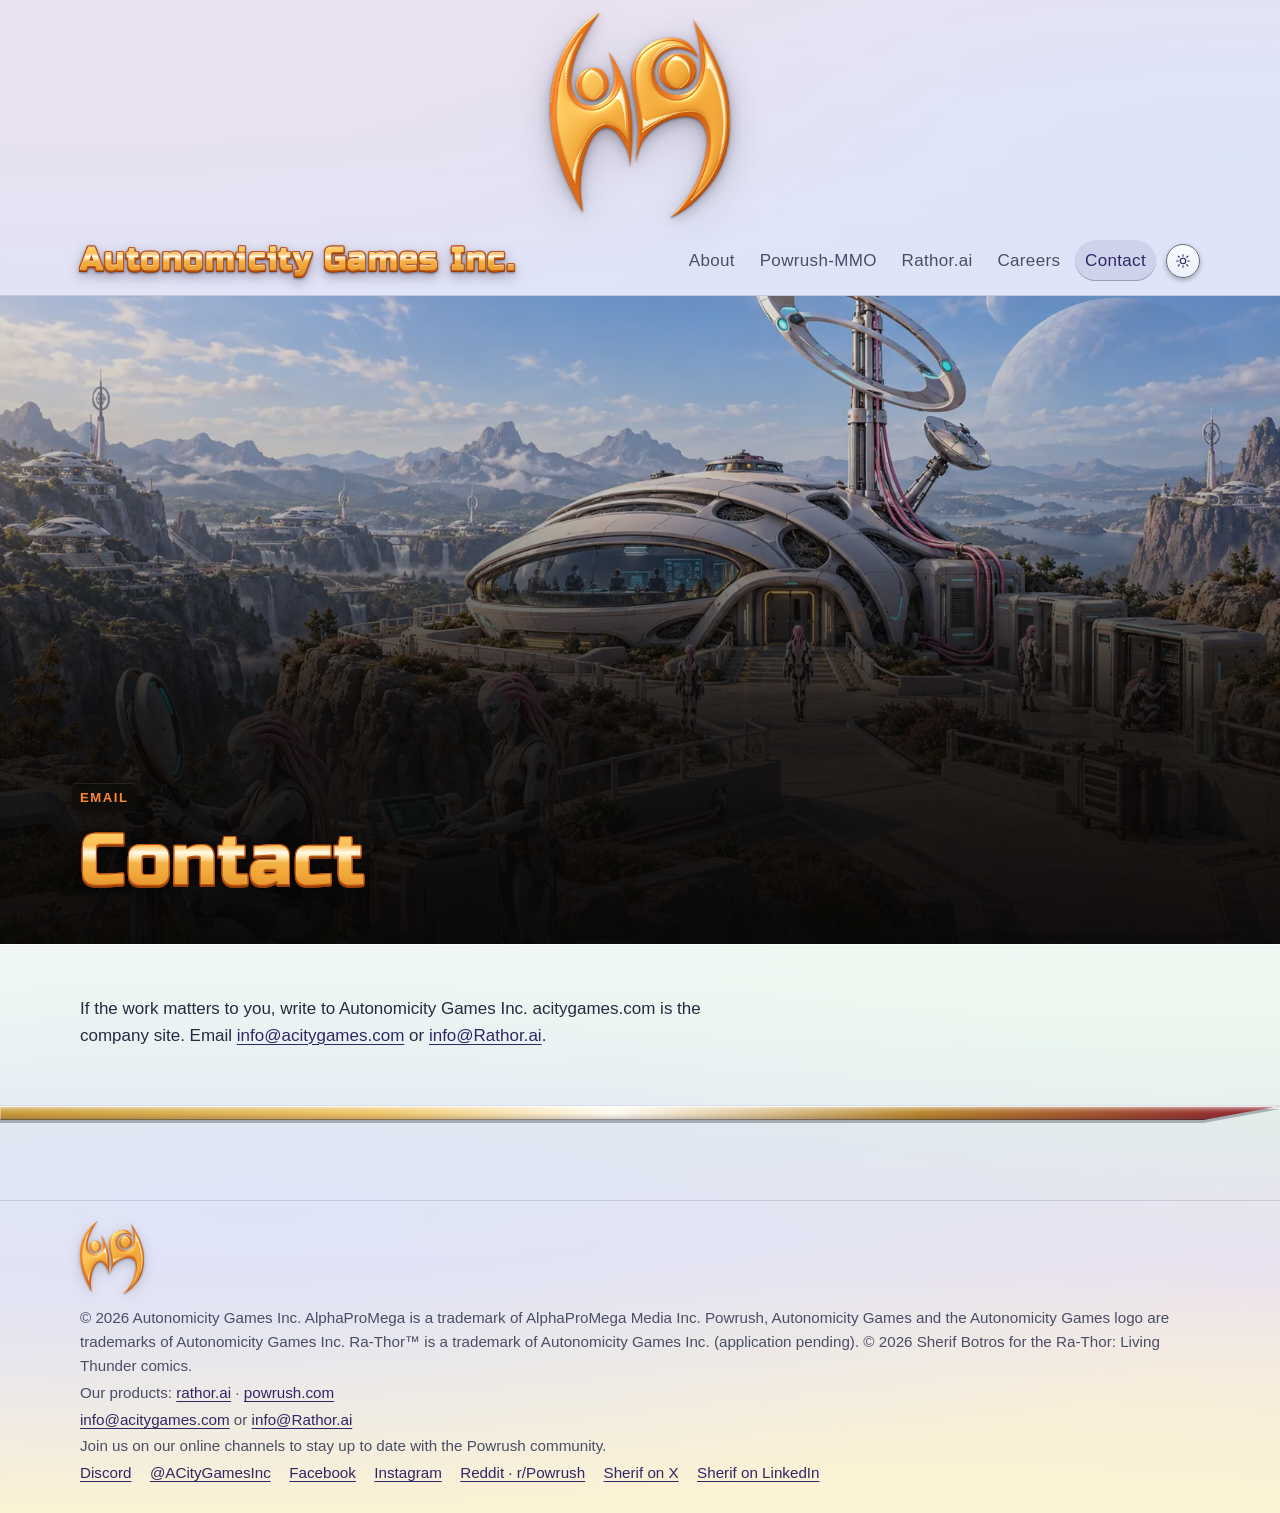
<file: site/contact.html>
<!DOCTYPE html>
<html lang="en">
<head>
  <meta charset="utf-8">
  <meta name="viewport" content="width=device-width, initial-scale=1">
  <title>Contact — Autonomicity Games Inc.</title>
  <meta name="description" content="Write to Autonomicity Games Inc., the company behind acitygames.com, at info@acitygames.com or info@Rathor.ai.">
  <meta property="og:title" content="Contact — Autonomicity Games Inc.">
  <meta property="og:description" content="Write to Autonomicity Games Inc., the company behind acitygames.com, at info@acitygames.com or info@Rathor.ai.">
  <meta property="og:image" content="https://acitygames.com/images/art/contact-cydruid-communications-district-1672.webp">
  <meta property="og:url" content="https://acitygames.com/contact.html">
  <meta property="og:type" content="website">
  <meta name="twitter:card" content="summary_large_image">
  <meta name="twitter:title" content="Contact — Autonomicity Games Inc.">
  <meta name="twitter:description" content="Write to Autonomicity Games Inc., the company behind acitygames.com, at info@acitygames.com or info@Rathor.ai.">
  <meta name="twitter:image" content="https://acitygames.com/images/art/contact-cydruid-communications-district-1672.webp">
  <meta name="theme-color" content="#1a1a1a" media="(prefers-color-scheme: dark)">
  <meta name="theme-color" content="#f6f1e8" media="(prefers-color-scheme: light)">
  <link rel="icon" href="favicon.png" type="image/png">
  <link rel="apple-touch-icon" href="apple-touch-icon.png">
  <script>
    (function () {
      var theme = "dark";
      try {
        var stored = localStorage.getItem("acity-theme");
        if (stored === "light" || stored === "dark") theme = stored;
        else if (window.matchMedia("(prefers-color-scheme: light)").matches) theme = "light";
      } catch (e) {}
      document.documentElement.setAttribute("data-theme", theme);
    })();
  </script>
  <link rel="stylesheet" href="css/style.css">
</head>
<body>
  <a class="skip" href="#content">Skip to content</a>
  <header class="site-header">
    <div class="logo-tab">
      <a class="logo-link" href="index.html">
        <img class="logo-art logo-art-dark" src="images/logo-dark-512.webp" srcset="images/logo-dark-512.webp 1x, images/logo-dark-1024.webp 2x" alt="Autonomicity Games logo" width="512" height="585" loading="eager" fetchpriority="high" decoding="async">
        <img class="logo-art logo-art-light" src="images/logo-light-512.webp" srcset="images/logo-light-512.webp 1x, images/logo-light-1024.webp 2x" alt="Autonomicity Games logo" width="512" height="585" loading="lazy" decoding="async">
      </a>
    </div>
    <div class="wrap bar">
      <a class="brand" href="index.html">Autonomicity Games Inc.</a>
      <nav aria-label="Primary">
        <ul>
          <li><a href="about.html">About</a></li>
          <li><a href="powrush.html">Powrush-MMO</a></li>
          <li><a href="rathor.html">Rathor.ai</a></li>
          <li><a href="careers.html">Careers</a></li>
          <li><a href="contact.html" aria-current="page">Contact</a></li>
        </ul>
        <button type="button" class="theme-toggle" id="theme-toggle" hidden aria-pressed="false" aria-label="Switch to light mode">
          <span class="theme-toggle-icons" aria-hidden="true">
            <svg class="theme-icon theme-icon-sun" viewBox="0 0 24 24" focusable="false">
              <circle cx="12" cy="12" r="4.1"></circle>
              <path d="M12 2.6v2.2M12 19.2v2.2M4.8 4.8l1.6 1.6M17.6 17.6l1.6 1.6M2.6 12h2.2M19.2 12h2.2M4.8 19.2l1.6-1.6M17.6 6.4l1.6-1.6" fill="none"></path>
            </svg>
            <svg class="theme-icon theme-icon-moon" viewBox="0 0 24 24" focusable="false">
              <path d="M15.2 3.4A8.2 8.2 0 1 0 20.6 14 6.4 6.4 0 0 1 15.2 3.4z"></path>
            </svg>
          </span>
        </button>
      </nav>
    </div>
  </header>
  <main id="content" tabindex="-1">
    <figure class="hero">
      <div class="hero-media">
        <picture>
          <img src="images/art/contact-cydruid-communications-district-768.webp" srcset="images/art/contact-cydruid-communications-district-768.webp 768w, images/art/contact-cydruid-communications-district-1672.webp 1672w" sizes="100vw" width="1672" height="941" alt="Two Cydruids with long pink hair and metal frames work a dish and console on a hilltop, below a curved white relay hall and a tall ring-topped mast." decoding="async" fetchpriority="high" loading="eager">
        </picture>
        <div class="hero-scrim" aria-hidden="true"></div>
        <div class="hero-copy">
          <div class="wrap">
            <p class="kicker">Email</p>
            <h1>Contact</h1>
          </div>
        </div>
      </div>
    </figure>
    <section class="band" aria-label="Email">
      <div class="wrap">
        <p>If the work matters to you, write to Autonomicity Games Inc. acitygames.com is the company site. Email <a href="mailto:info@acitygames.com">info@acitygames.com</a> or <a href="mailto:info@Rathor.ai">info@Rathor.ai</a>.</p>
      </div>
    </section>
  </main>
  <footer class="site-footer">
    <div class="wrap">
      <img class="footer-mark logo-art logo-art-dark" src="images/logo-dark-512.webp" srcset="images/logo-dark-512.webp 1x, images/logo-dark-1024.webp 2x" alt="Autonomicity Games logo" width="512" height="585" loading="lazy" decoding="async">
      <img class="footer-mark logo-art logo-art-light" src="images/logo-light-512.webp" srcset="images/logo-light-512.webp 1x, images/logo-light-1024.webp 2x" alt="Autonomicity Games logo" width="512" height="585" loading="lazy" decoding="async">
      <p>© 2026 Autonomicity Games Inc. AlphaProMega is a trademark of AlphaProMega Media Inc. Powrush, Autonomicity Games and the Autonomicity Games logo are trademarks of Autonomicity Games Inc. Ra-Thor™ is a trademark of Autonomicity Games Inc. (application pending). © 2026 Sherif Botros for the Ra-Thor: Living Thunder comics.</p>
      <p>Our products: <a href="https://rathor.ai/">rathor.ai</a> · <a href="https://powrush.com/">powrush.com</a></p>
      <p><a href="mailto:info@acitygames.com">info@acitygames.com</a> or <a href="mailto:info@Rathor.ai">info@Rathor.ai</a></p>
      <p>Join us on our online channels to stay up to date with the Powrush community.</p>
      <p class="footer-channels"><a href="https://discord.gg/nFRczVx5xQ" rel="noopener" target="_blank">Discord</a> <a href="https://x.com/ACityGamesInc" rel="noopener" target="_blank">@ACityGamesInc</a> <a href="https://www.facebook.com/ACityGamesInc/" rel="noopener" target="_blank">Facebook</a> <a href="https://www.instagram.com/acitygames/" rel="noopener" target="_blank">Instagram</a> <a href="https://www.reddit.com/r/Powrush/comments/1jtm8ko/official_autonomicity_games_inc_page/" rel="noopener" target="_blank">Reddit · r/Powrush</a> <a href="https://x.com/AlphaProMega" rel="noopener" target="_blank">Sherif on X</a> <a href="https://www.linkedin.com/in/sherif-botros/" rel="noopener" target="_blank">Sherif on LinkedIn</a></p>
    </div>
  </footer>
  <script src="js/theme.js" defer></script>
</body>
</html>
</file>
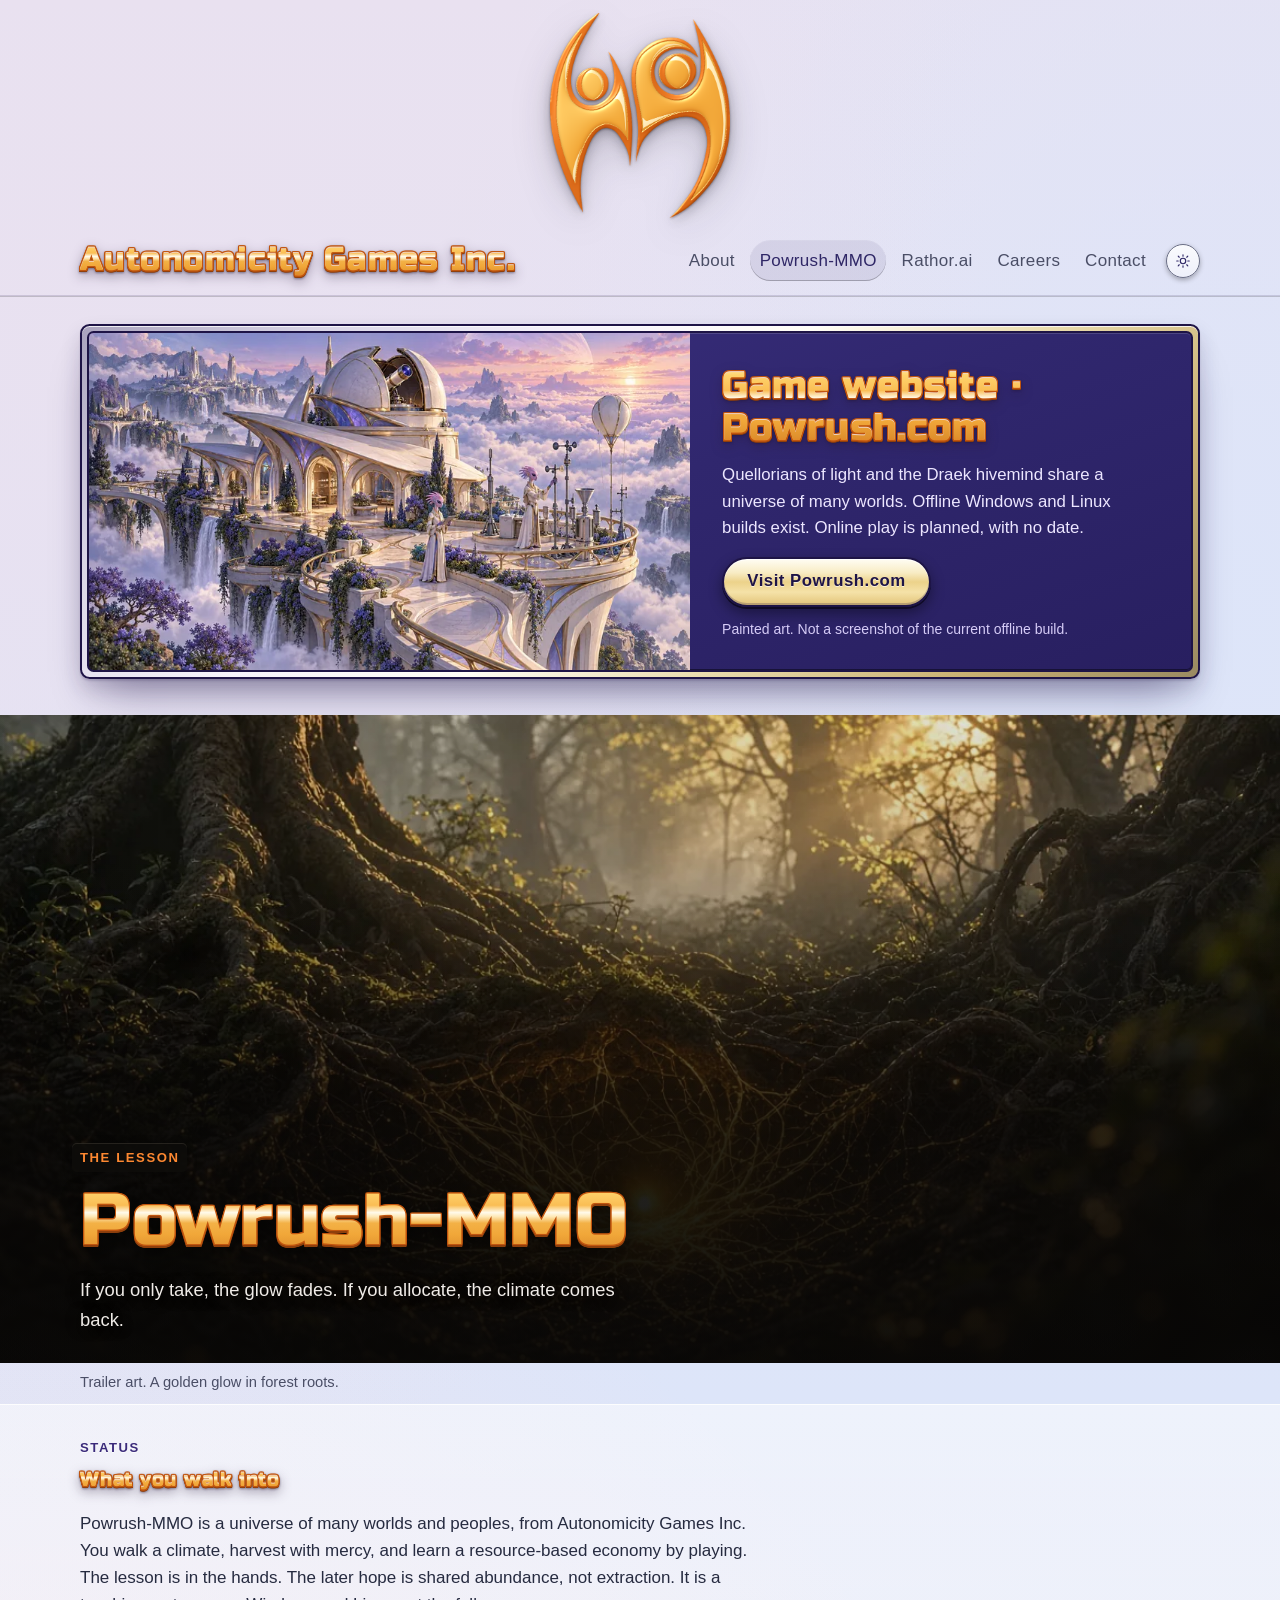
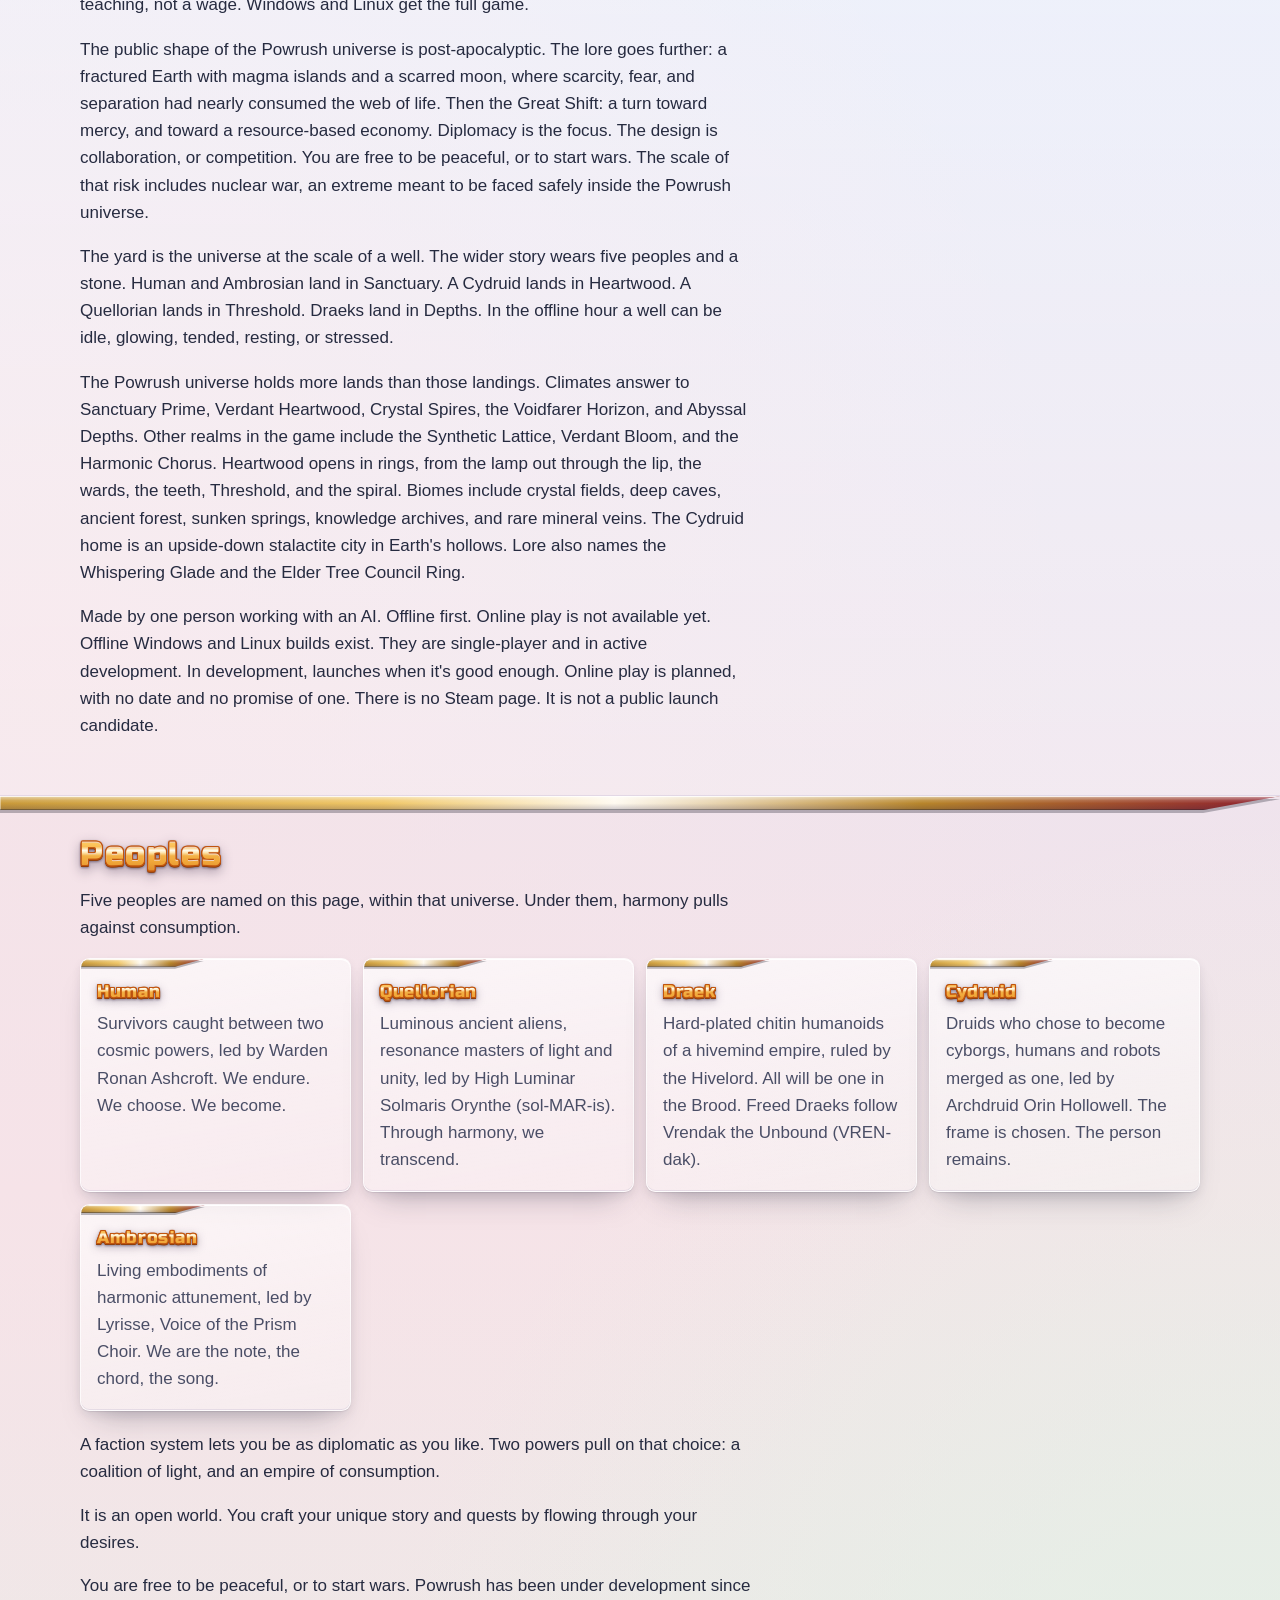
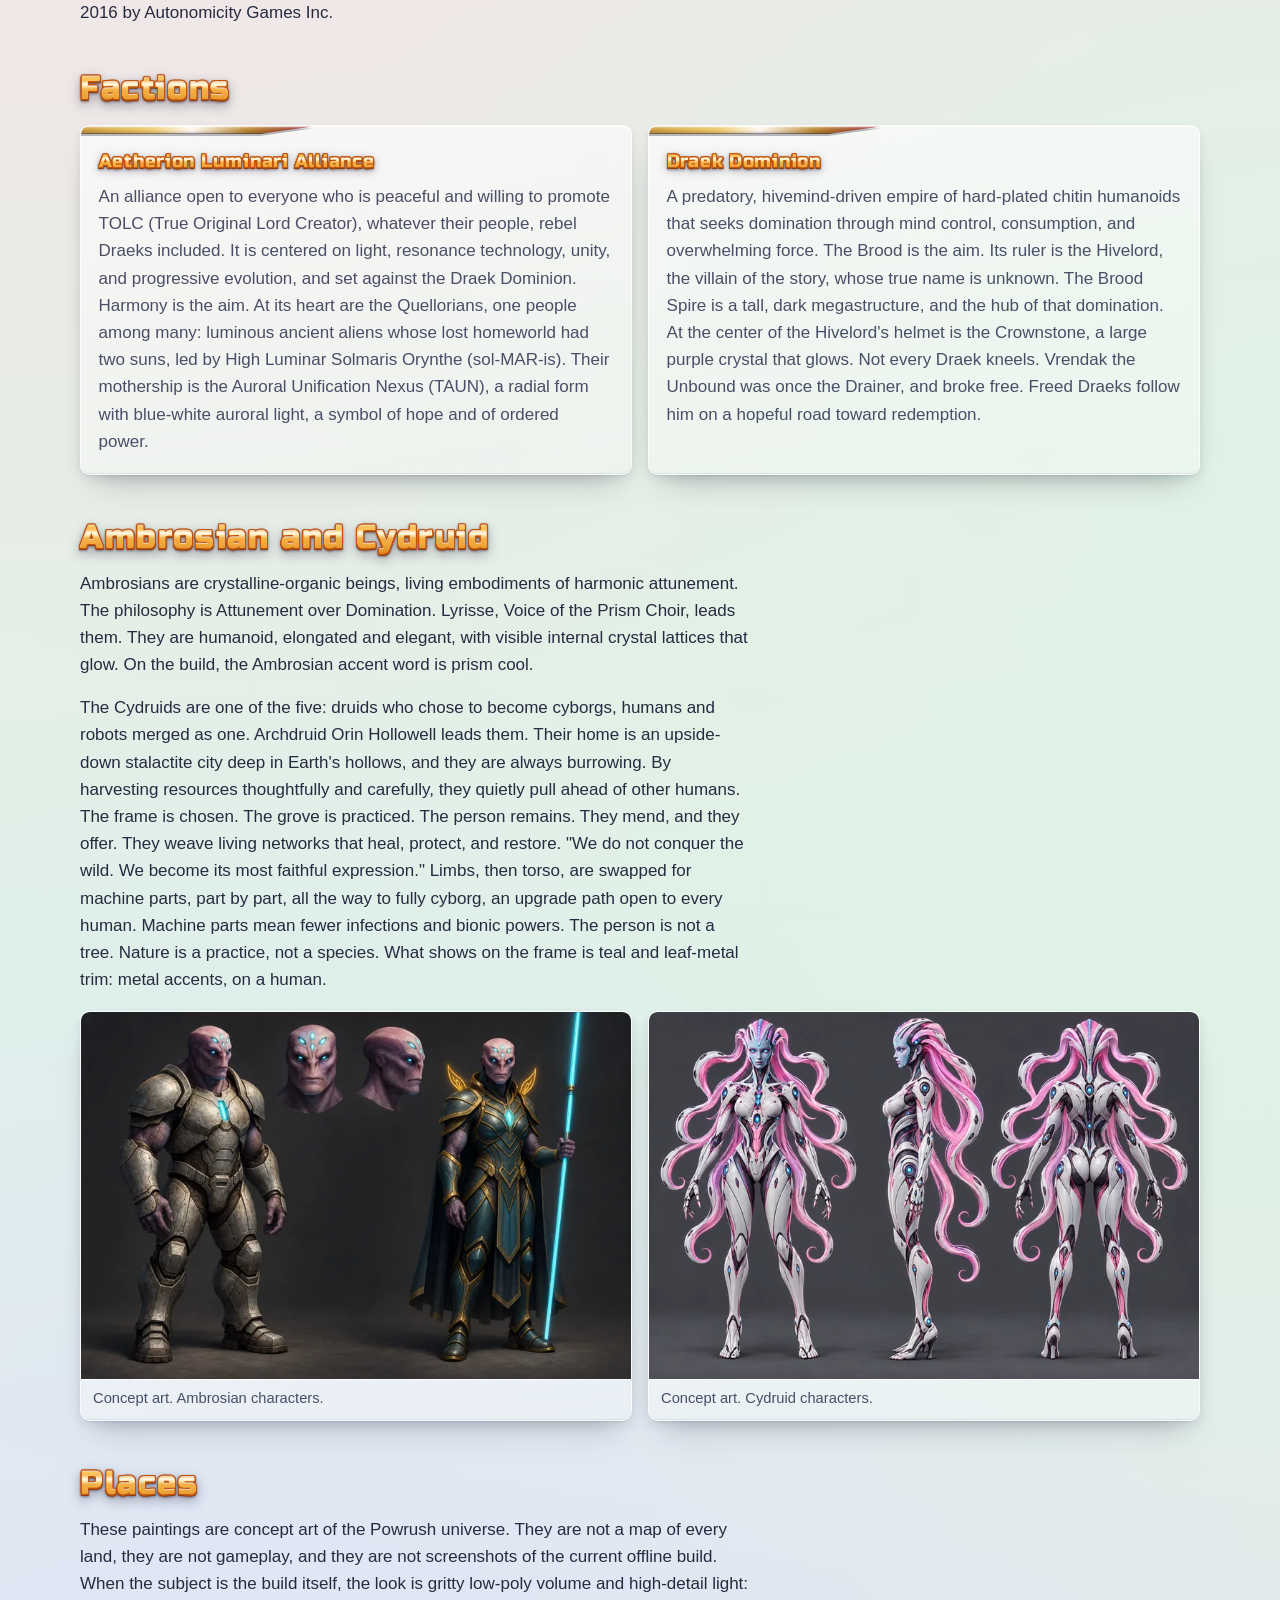
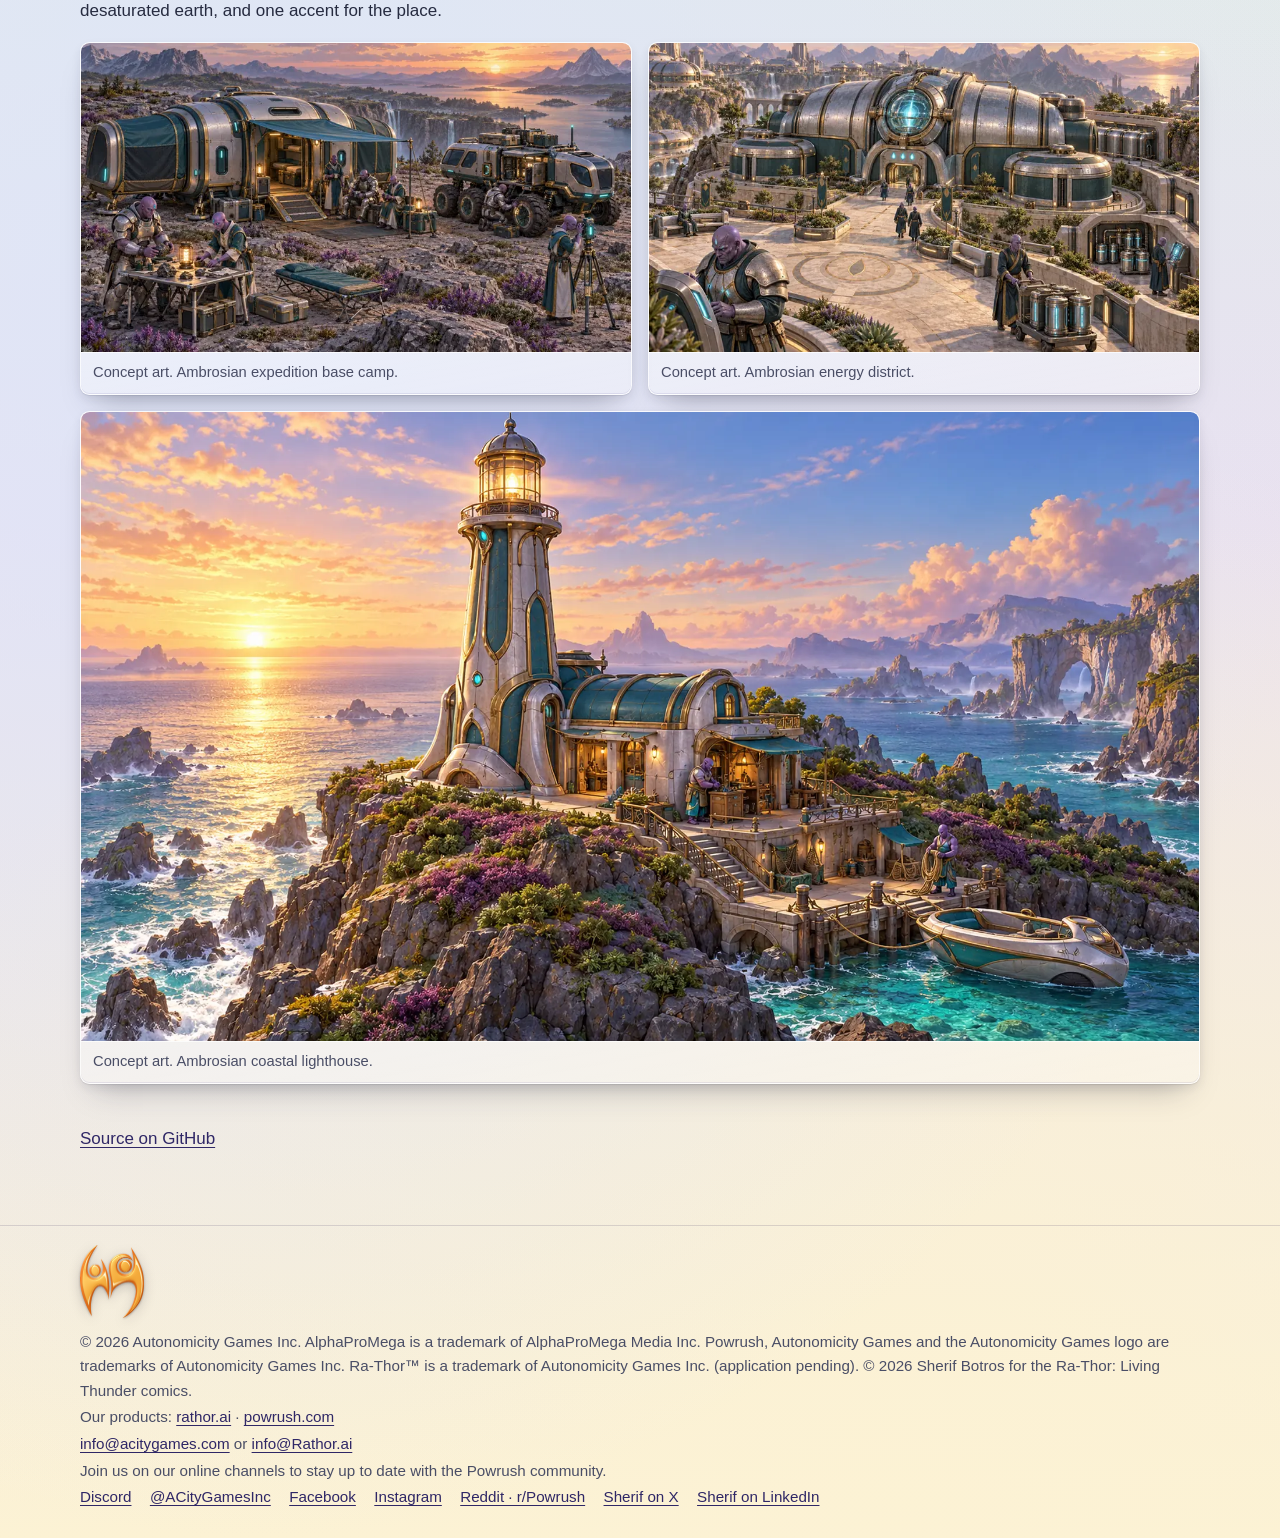
<file: site/powrush.html>
<!DOCTYPE html>
<html lang="en">
<head>
  <meta charset="utf-8">
  <meta name="viewport" content="width=device-width, initial-scale=1">
  <title>Powrush-MMO — Autonomicity Games Inc.</title>
  <meta name="description" content="Powrush-MMO is a universe of many worlds and peoples, on Bevy 0.20. Windows and Linux get the full game. Offline Windows and Linux builds exist. Online play is planned, with no date.">
  <meta property="og:title" content="Powrush-MMO — Autonomicity Games Inc.">
  <meta property="og:description" content="Powrush-MMO is a universe of many worlds and peoples, on Bevy 0.20. Windows and Linux get the full game. Offline Windows and Linux builds exist. Online play is planned, with no date.">
  <meta property="og:image" content="https://acitygames.com/images/art/trailer-glow-field-1168.webp">
  <meta property="og:url" content="https://acitygames.com/powrush.html">
  <meta property="og:type" content="website">
  <meta name="twitter:card" content="summary_large_image">
  <meta name="twitter:title" content="Powrush-MMO — Autonomicity Games Inc.">
  <meta name="twitter:description" content="Powrush-MMO is a universe of many worlds and peoples, on Bevy 0.20. Windows and Linux get the full game. Offline Windows and Linux builds exist. Online play is planned, with no date.">
  <meta name="twitter:image" content="https://acitygames.com/images/art/trailer-glow-field-1168.webp">
  <meta name="theme-color" content="#1a1a1a" media="(prefers-color-scheme: dark)">
  <meta name="theme-color" content="#f6f1e8" media="(prefers-color-scheme: light)">
  <link rel="icon" href="favicon.png" type="image/png">
  <link rel="apple-touch-icon" href="apple-touch-icon.png">
  <script>
    (function () {
      var theme = "dark";
      try {
        var stored = localStorage.getItem("acity-theme");
        if (stored === "light" || stored === "dark") theme = stored;
        else if (window.matchMedia("(prefers-color-scheme: light)").matches) theme = "light";
      } catch (e) {}
      document.documentElement.setAttribute("data-theme", theme);
    })();
  </script>
  <link rel="stylesheet" href="css/style.css">
  <link rel="stylesheet" href="css/powrush-card.css">
</head>
<body>
  <a class="skip" href="#content">Skip to content</a>
  <header class="site-header">
    <div class="logo-tab">
      <a class="logo-link" href="index.html">
        <img class="logo-art logo-art-dark" src="images/logo-dark-512.webp" srcset="images/logo-dark-512.webp 1x, images/logo-dark-1024.webp 2x" alt="Autonomicity Games logo" width="512" height="585" loading="eager" fetchpriority="high" decoding="async">
        <img class="logo-art logo-art-light" src="images/logo-light-512.webp" srcset="images/logo-light-512.webp 1x, images/logo-light-1024.webp 2x" alt="Autonomicity Games logo" width="512" height="585" loading="lazy" decoding="async">
      </a>
    </div>
    <div class="wrap bar">
      <a class="brand" href="index.html">Autonomicity Games Inc.</a>
      <nav aria-label="Primary">
        <ul>
          <li><a href="about.html">About</a></li>
          <li><a href="powrush.html" aria-current="page">Powrush-MMO</a></li>
          <li><a href="rathor.html">Rathor.ai</a></li>
          <li><a href="careers.html">Careers</a></li>
          <li><a href="contact.html">Contact</a></li>
        </ul>
        <button type="button" class="theme-toggle" id="theme-toggle" hidden aria-pressed="false" aria-label="Switch to light mode">
          <span class="theme-toggle-icons" aria-hidden="true">
            <svg class="theme-icon theme-icon-sun" viewBox="0 0 24 24" focusable="false">
              <circle cx="12" cy="12" r="4.1"></circle>
              <path d="M12 2.6v2.2M12 19.2v2.2M4.8 4.8l1.6 1.6M17.6 17.6l1.6 1.6M2.6 12h2.2M19.2 12h2.2M4.8 19.2l1.6-1.6M17.6 6.4l1.6-1.6" fill="none"></path>
            </svg>
            <svg class="theme-icon theme-icon-moon" viewBox="0 0 24 24" focusable="false">
              <path d="M15.2 3.4A8.2 8.2 0 1 0 20.6 14 6.4 6.4 0 0 1 15.2 3.4z"></path>
            </svg>
          </span>
        </button>
      </nav>
    </div>
  </header>
  <main id="content" tabindex="-1">
    <section class="powrush-card wrap card-link" aria-labelledby="powrush-card-page-heading">
      <div class="powrush-card-frame">
        <div class="powrush-card-inner">
          <figure class="powrush-card-media">
            <img src="images/art/powrush-card-quellorian-observatory-800.webp" srcset="images/art/powrush-card-quellorian-observatory-800.webp 800w, images/art/powrush-card-quellorian-observatory-1600.webp 1600w" sizes="(min-width: 1180px) 37rem, (min-width: 760px) 54vw, 100vw" width="1600" height="900" alt="Painted art: two Quellorians tend instruments on a white-and-gold observatory terrace above a sea of clouds, under a large pale planet." loading="eager" decoding="async">
          </figure>
          <div class="powrush-card-body">
            <h2 id="powrush-card-page-heading" class="powrush-card-title">Game website · Powrush.com</h2>
            <p class="powrush-card-copy">Quellorians of light and the Draek hivemind share a universe of many worlds. Offline Windows and Linux builds exist. Online play is planned, with no date.</p>
            <a class="stretched-link powrush-card-btn" href="https://powrush.com/">Visit Powrush.com</a>
            <p class="powrush-card-note">Painted art. Not a screenshot of the current offline build.</p>
          </div>
        </div>
      </div>
    </section>
    <figure class="hero">
      <div class="hero-media">
        <picture>
          <img src="images/art/trailer-glow-field-1168.webp" srcset="images/art/trailer-glow-field-768.webp 768w, images/art/trailer-glow-field-1168.webp 1168w" sizes="100vw" width="1168" height="784" alt="Forest roots form a hollow around a bright golden core, with threads of light spreading through the roots." decoding="async" fetchpriority="high" loading="eager">
        </picture>
        <div class="hero-scrim" aria-hidden="true"></div>
        <div class="hero-copy">
          <div class="wrap">
            <p class="kicker">The lesson</p>
            <h1>Powrush-MMO</h1>
            <p class="lede">If you only take, the glow fades. If you allocate, the climate comes back.</p>
          </div>
        </div>
      </div>
      <figcaption>
        <div class="wrap">Trailer art. A golden glow in forest roots.</div>
      </figcaption>
    </figure>
    <section class="band" aria-label="Current build">
      <div class="wrap">
        <p class="kicker">Status</p>
        <h2>What you walk into</h2>
        <p>Powrush-MMO is a universe of many worlds and peoples, from Autonomicity Games Inc. You walk a climate, harvest with mercy, and learn a resource-based economy by playing. The lesson is in the hands. The later hope is shared abundance, not extraction. It is a teaching, not a wage. Windows and Linux get the full game.</p>
        <p>The public shape of the Powrush universe is post-apocalyptic. The lore goes further: a fractured Earth with magma islands and a scarred moon, where scarcity, fear, and separation had nearly consumed the web of life. Then the Great Shift: a turn toward mercy, and toward a resource-based economy. Diplomacy is the focus. The design is collaboration, or competition. You are free to be peaceful, or to start wars. The scale of that risk includes nuclear war, an extreme meant to be faced safely inside the Powrush universe.</p>
        <p>The yard is the universe at the scale of a well. The wider story wears five peoples and a stone. Human and Ambrosian land in Sanctuary. A Cydruid lands in Heartwood. A Quellorian lands in Threshold. Draeks land in Depths. In the offline hour a well can be idle, glowing, tended, resting, or stressed.</p>
        <p>The Powrush universe holds more lands than those landings. Climates answer to Sanctuary Prime, Verdant Heartwood, Crystal Spires, the Voidfarer Horizon, and Abyssal Depths. Other realms in the game include the Synthetic Lattice, Verdant Bloom, and the Harmonic Chorus. Heartwood opens in rings, from the lamp out through the lip, the wards, the teeth, Threshold, and the spiral. Biomes include crystal fields, deep caves, ancient forest, sunken springs, knowledge archives, and rare mineral veins. The Cydruid home is an upside-down stalactite city in Earth's hollows. Lore also names the Whispering Glade and the Elder Tree Council Ring.</p>
        <p>Made by one person working with an AI. Offline first. Online play is not available yet. Offline Windows and Linux builds exist. They are single-player and in active development. In development, launches when it's good enough. Online play is planned, with no date and no promise of one. There is no Steam page. It is not a public launch candidate.</p>
      </div>
    </section>
    <div class="wrap prose">
      <section class="section" aria-labelledby="peoples-heading">
        <h2 id="peoples-heading">Peoples</h2>
        <p>Five peoples are named on this page, within that universe. Under them, harmony pulls against consumption.</p>
        <ul class="people">
          <li><strong>Human</strong> <span>Survivors caught between two cosmic powers, led by Warden Ronan Ashcroft. We endure. We choose. We become.</span></li>
          <li><strong>Quellorian</strong> <span>Luminous ancient aliens, resonance masters of light and unity, led by High Luminar Solmaris Orynthe (sol-MAR-is). Through harmony, we transcend.</span></li>
          <li><strong>Draek</strong> <span>Hard-plated chitin humanoids of a hivemind empire, ruled by the Hivelord. All will be one in the Brood. Freed Draeks follow Vrendak the Unbound (VREN-dak).</span></li>
          <li><strong>Cydruid</strong> <span>Druids who chose to become cyborgs, humans and robots merged as one, led by Archdruid Orin Hollowell. The frame is chosen. The person remains.</span></li>
          <li><strong>Ambrosian</strong> <span>Living embodiments of harmonic attunement, led by Lyrisse, Voice of the Prism Choir. We are the note, the chord, the song.</span></li>
        </ul>
        <p>A faction system lets you be as diplomatic as you like. Two powers pull on that choice: a coalition of light, and an empire of consumption.</p>
        <p>It is an open world. You craft your unique story and quests by flowing through your desires.</p>
        <p>You are free to be peaceful, or to start wars. Powrush has been under development since 2016 by Autonomicity Games Inc.</p>
      </section>
      <section class="section" aria-labelledby="factions-heading">
        <h2 id="factions-heading">Factions</h2>
        <div class="split">
          <article>
            <h3>Aetherion Luminari Alliance</h3>
            <p>An alliance open to everyone who is peaceful and willing to promote TOLC (True Original Lord Creator), whatever their people, rebel Draeks included. It is centered on light, resonance technology, unity, and progressive evolution, and set against the Draek Dominion. Harmony is the aim. At its heart are the Quellorians, one people among many: luminous ancient aliens whose lost homeworld had two suns, led by High Luminar Solmaris Orynthe (sol-MAR-is). Their mothership is the Auroral Unification Nexus (TAUN), a radial form with blue-white auroral light, a symbol of hope and of ordered power.</p>
          </article>
          <article>
            <h3>Draek Dominion</h3>
            <p>A predatory, hivemind-driven empire of hard-plated chitin humanoids that seeks domination through mind control, consumption, and overwhelming force. The Brood is the aim. Its ruler is the Hivelord, the villain of the story, whose true name is unknown. The Brood Spire is a tall, dark megastructure, and the hub of that domination. At the center of the Hivelord's helmet is the Crownstone, a large purple crystal that glows. Not every Draek kneels. Vrendak the Unbound was once the Drainer, and broke free. Freed Draeks follow him on a hopeful road toward redemption.</p>
          </article>
        </div>
      </section>
      <section class="section" aria-labelledby="races-heading">
        <h2 id="races-heading">Ambrosian and Cydruid</h2>
        <p>Ambrosians are crystalline-organic beings, living embodiments of harmonic attunement. The philosophy is Attunement over Domination. Lyrisse, Voice of the Prism Choir, leads them. They are humanoid, elongated and elegant, with visible internal crystal lattices that glow. On the build, the Ambrosian accent word is prism cool.</p>
        <p>The Cydruids are one of the five: druids who chose to become cyborgs, humans and robots merged as one. Archdruid Orin Hollowell leads them. Their home is an upside-down stalactite city deep in Earth's hollows, and they are always burrowing. By harvesting resources thoughtfully and carefully, they quietly pull ahead of other humans. The frame is chosen. The grove is practiced. The person remains. They mend, and they offer. They weave living networks that heal, protect, and restore. "We do not conquer the wild. We become its most faithful expression." Limbs, then torso, are swapped for machine parts, part by part, all the way to fully cyborg, an upgrade path open to every human. Machine parts mean fewer infections and bionic powers. The person is not a tree. Nature is a practice, not a species. What shows on the frame is teal and leaf-metal trim: metal accents, on a human.</p>
        <div class="gallery">
          <figure class="shot">
            <div class="shot-frame">
              <picture>
                <img src="images/art/concept-ambrosian-characters-1920.webp" srcset="images/art/concept-ambrosian-characters-768.webp 768w, images/art/concept-ambrosian-characters-1920.webp 1920w" sizes="(min-width: 800px) 50vw, 100vw" width="1920" height="1280" alt="Character studies of a purple-grey figure with glowing blue marks on the forehead, shown in heavy armor and in a teal and gold robe with a staff." loading="lazy" decoding="async">
              </picture>
            </div>
            <figcaption>Concept art. Ambrosian characters.</figcaption>
          </figure>
          <figure class="shot">
            <div class="shot-frame">
              <picture>
                <img src="images/art/concept-cydruid-characters-1920.webp" srcset="images/art/concept-cydruid-characters-768.webp 768w, images/art/concept-cydruid-characters-1920.webp 1920w" sizes="(min-width: 800px) 50vw, 100vw" width="1920" height="1280" alt="Three views of a figure in a white and pink cybernetic frame with long pink hair and blue lights set into the body." loading="lazy" decoding="async">
              </picture>
            </div>
            <figcaption>Concept art. Cydruid characters.</figcaption>
          </figure>
        </div>
      </section>
      <section class="section" aria-labelledby="places-heading">
        <h2 id="places-heading">Places</h2>
        <p>These paintings are concept art of the Powrush universe. They are not a map of every land, they are not gameplay, and they are not screenshots of the current offline build. When the subject is the build itself, the look is gritty low-poly volume and high-detail light: desaturated earth, and one accent for the place.</p>
        <div class="gallery">
          <figure class="shot">
            <div class="shot-frame">
              <picture>
                <img src="images/art/concept-expedition-base-camp-1920.webp" srcset="images/art/concept-expedition-base-camp-768.webp 768w, images/art/concept-expedition-base-camp-1920.webp 1920w" sizes="(min-width: 800px) 50vw, 100vw" width="1920" height="1081" alt="A cliff-top camp at sunset with a teal and gold shelter, a six-wheeled vehicle, and several purple-grey figures around tables and equipment." loading="lazy" decoding="async">
              </picture>
            </div>
            <figcaption>Concept art. Ambrosian expedition base camp.</figcaption>
          </figure>
          <figure class="shot">
            <div class="shot-frame">
              <picture>
                <img src="images/art/concept-energy-district-1920.webp" srcset="images/art/concept-energy-district-768.webp 768w, images/art/concept-energy-district-1920.webp 1920w" sizes="(min-width: 800px) 50vw, 100vw" width="1920" height="1081" alt="A curved teal and gold building with a round glowing window, and figures moving along a planted walkway, with domes and mountains beyond." loading="lazy" decoding="async">
              </picture>
            </div>
            <figcaption>Concept art. Ambrosian energy district.</figcaption>
          </figure>
          <figure class="shot shot-wide">
            <div class="shot-frame">
              <picture>
                <img src="images/art/concept-coastal-lighthouse-1920.webp" srcset="images/art/concept-coastal-lighthouse-768.webp 768w, images/art/concept-coastal-lighthouse-1920.webp 1920w" sizes="100vw" width="1920" height="1081" alt="A teal and gold lighthouse and house on a rocky coastal point at sunset, with a small boat at a dock below." loading="lazy" decoding="async">
              </picture>
            </div>
            <figcaption>Concept art. Ambrosian coastal lighthouse.</figcaption>
          </figure>
        </div>
      </section>
      <p><a href="https://github.com/Eternally-Thriving-Grandmasterism/Powrush-MMO">Source on GitHub</a></p>
    </div>
  </main>
  <footer class="site-footer">
    <div class="wrap">
      <img class="footer-mark logo-art logo-art-dark" src="images/logo-dark-512.webp" srcset="images/logo-dark-512.webp 1x, images/logo-dark-1024.webp 2x" alt="Autonomicity Games logo" width="512" height="585" loading="lazy" decoding="async">
      <img class="footer-mark logo-art logo-art-light" src="images/logo-light-512.webp" srcset="images/logo-light-512.webp 1x, images/logo-light-1024.webp 2x" alt="Autonomicity Games logo" width="512" height="585" loading="lazy" decoding="async">
      <p>© 2026 Autonomicity Games Inc. AlphaProMega is a trademark of AlphaProMega Media Inc. Powrush, Autonomicity Games and the Autonomicity Games logo are trademarks of Autonomicity Games Inc. Ra-Thor™ is a trademark of Autonomicity Games Inc. (application pending). © 2026 Sherif Botros for the Ra-Thor: Living Thunder comics.</p>
      <p>Our products: <a href="https://rathor.ai/">rathor.ai</a> · <a href="https://powrush.com/">powrush.com</a></p>
      <p><a href="mailto:info@acitygames.com">info@acitygames.com</a> or <a href="mailto:info@Rathor.ai">info@Rathor.ai</a></p>
      <p>Join us on our online channels to stay up to date with the Powrush community.</p>
      <p class="footer-channels"><a href="https://discord.gg/nFRczVx5xQ" rel="noopener" target="_blank">Discord</a> <a href="https://x.com/ACityGamesInc" rel="noopener" target="_blank">@ACityGamesInc</a> <a href="https://www.facebook.com/ACityGamesInc/" rel="noopener" target="_blank">Facebook</a> <a href="https://www.instagram.com/acitygames/" rel="noopener" target="_blank">Instagram</a> <a href="https://www.reddit.com/r/Powrush/comments/1jtm8ko/official_autonomicity_games_inc_page/" rel="noopener" target="_blank">Reddit · r/Powrush</a> <a href="https://x.com/AlphaProMega" rel="noopener" target="_blank">Sherif on X</a> <a href="https://www.linkedin.com/in/sherif-botros/" rel="noopener" target="_blank">Sherif on LinkedIn</a></p>
    </div>
  </footer>
  <script src="js/theme.js" defer></script>
</body>
</html>
</file>
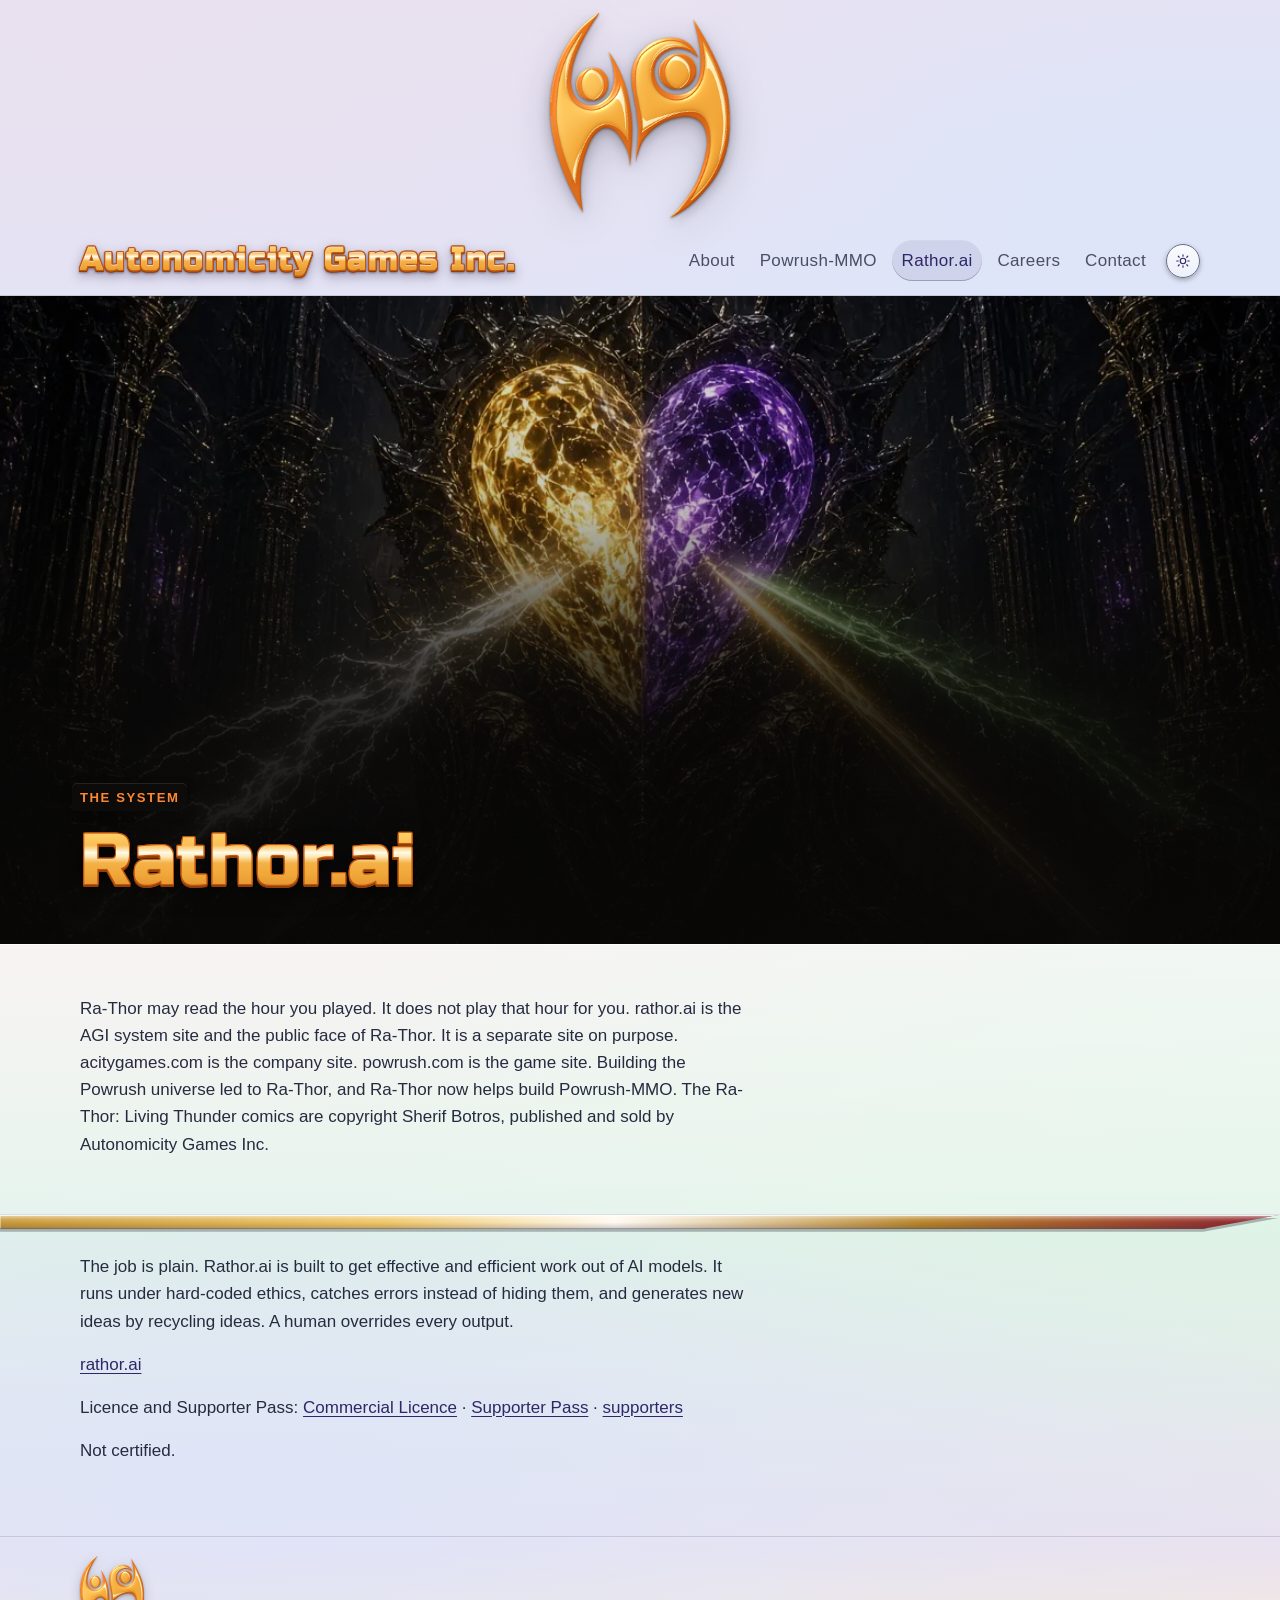
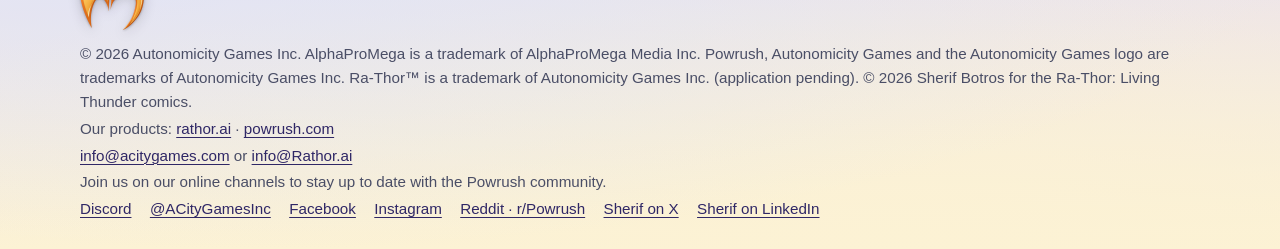
<file: site/rathor.html>
<!DOCTYPE html>
<html lang="en">
<head>
  <meta charset="utf-8">
  <meta name="viewport" content="width=device-width, initial-scale=1">
  <title>Rathor.ai — Autonomicity Games Inc.</title>
  <meta name="description" content="rathor.ai is the AGI system site. Ra-Thor may read the hour you played. It does not play that hour for you. Not certified.">
  <meta property="og:title" content="Rathor.ai — Autonomicity Games Inc.">
  <meta property="og:description" content="rathor.ai is the AGI system site. Ra-Thor may read the hour you played. It does not play that hour for you. Not certified.">
  <meta property="og:image" content="https://acitygames.com/images/art/rathor-crownstone-1168.webp">
  <meta property="og:url" content="https://acitygames.com/rathor.html">
  <meta property="og:type" content="website">
  <meta name="twitter:card" content="summary_large_image">
  <meta name="twitter:title" content="Rathor.ai — Autonomicity Games Inc.">
  <meta name="twitter:description" content="rathor.ai is the AGI system site. Ra-Thor may read the hour you played. It does not play that hour for you. Not certified.">
  <meta name="twitter:image" content="https://acitygames.com/images/art/rathor-crownstone-1168.webp">
  <meta name="theme-color" content="#1a1a1a" media="(prefers-color-scheme: dark)">
  <meta name="theme-color" content="#f6f1e8" media="(prefers-color-scheme: light)">
  <link rel="icon" href="favicon.png" type="image/png">
  <link rel="apple-touch-icon" href="apple-touch-icon.png">
  <script>
    (function () {
      var theme = "dark";
      try {
        var stored = localStorage.getItem("acity-theme");
        if (stored === "light" || stored === "dark") theme = stored;
        else if (window.matchMedia("(prefers-color-scheme: light)").matches) theme = "light";
      } catch (e) {}
      document.documentElement.setAttribute("data-theme", theme);
    })();
  </script>
  <link rel="stylesheet" href="css/style.css">
</head>
<body>
  <a class="skip" href="#content">Skip to content</a>
  <header class="site-header">
    <div class="logo-tab">
      <a class="logo-link" href="index.html">
        <img class="logo-art logo-art-dark" src="images/logo-dark-512.webp" srcset="images/logo-dark-512.webp 1x, images/logo-dark-1024.webp 2x" alt="Autonomicity Games logo" width="512" height="585" loading="eager" fetchpriority="high" decoding="async">
        <img class="logo-art logo-art-light" src="images/logo-light-512.webp" srcset="images/logo-light-512.webp 1x, images/logo-light-1024.webp 2x" alt="Autonomicity Games logo" width="512" height="585" loading="lazy" decoding="async">
      </a>
    </div>
    <div class="wrap bar">
      <a class="brand" href="index.html">Autonomicity Games Inc.</a>
      <nav aria-label="Primary">
        <ul>
          <li><a href="about.html">About</a></li>
          <li><a href="powrush.html">Powrush-MMO</a></li>
          <li><a href="rathor.html" aria-current="page">Rathor.ai</a></li>
          <li><a href="careers.html">Careers</a></li>
          <li><a href="contact.html">Contact</a></li>
        </ul>
        <button type="button" class="theme-toggle" id="theme-toggle" hidden aria-pressed="false" aria-label="Switch to light mode">
          <span class="theme-toggle-icons" aria-hidden="true">
            <svg class="theme-icon theme-icon-sun" viewBox="0 0 24 24" focusable="false">
              <circle cx="12" cy="12" r="4.1"></circle>
              <path d="M12 2.6v2.2M12 19.2v2.2M4.8 4.8l1.6 1.6M17.6 17.6l1.6 1.6M2.6 12h2.2M19.2 12h2.2M4.8 19.2l1.6-1.6M17.6 6.4l1.6-1.6" fill="none"></path>
            </svg>
            <svg class="theme-icon theme-icon-moon" viewBox="0 0 24 24" focusable="false">
              <path d="M15.2 3.4A8.2 8.2 0 1 0 20.6 14 6.4 6.4 0 0 1 15.2 3.4z"></path>
            </svg>
          </span>
        </button>
      </nav>
    </div>
  </header>
  <main id="content" tabindex="-1">
    <figure class="hero">
      <div class="hero-media">
        <picture>
          <img src="images/art/rathor-crownstone-768.webp" srcset="images/art/rathor-crownstone-768.webp 768w, images/art/rathor-crownstone-1168.webp 1168w" sizes="100vw" width="1168" height="784" alt="A heart-shaped stone, half gold and half violet, sits in a dark spiked throne while beams of white, gold and green lightning shoot out from it." decoding="async" fetchpriority="high" loading="eager">
        </picture>
        <div class="hero-scrim" aria-hidden="true"></div>
        <div class="hero-copy">
          <div class="wrap">
            <p class="kicker">The system</p>
            <h1>Rathor.ai</h1>
          </div>
        </div>
      </div>
    </figure>
    <section class="band" aria-label="Rathor.ai">
      <div class="wrap">
        <p>Ra-Thor may read the hour you played. It does not play that hour for you. rathor.ai is the AGI system site and the public face of Ra-Thor. It is a separate site on purpose. acitygames.com is the company site. powrush.com is the game site. Building the Powrush universe led to Ra-Thor, and Ra-Thor now helps build Powrush-MMO. The Ra-Thor: Living Thunder comics are copyright Sherif Botros, published and sold by Autonomicity Games Inc.</p>
      </div>
    </section>
    <div class="wrap prose">
      <p>The job is plain. Rathor.ai is built to get effective and efficient work out of AI models. It runs under hard-coded ethics, catches errors instead of hiding them, and generates new ideas by recycling ideas. A human overrides every output.</p>
      <p><a href="https://rathor.ai">rathor.ai</a></p>
      <p>Licence and Supporter Pass: <a href="https://rathor.ai/licence.html">Commercial Licence</a> · <a href="https://rathor.ai/#supporter-pass">Supporter Pass</a> · <a href="https://rathor.ai/supporters.html">supporters</a></p>
      <p>Not certified.</p>
    </div>
  </main>
  <footer class="site-footer">
    <div class="wrap">
      <img class="footer-mark logo-art logo-art-dark" src="images/logo-dark-512.webp" srcset="images/logo-dark-512.webp 1x, images/logo-dark-1024.webp 2x" alt="Autonomicity Games logo" width="512" height="585" loading="lazy" decoding="async">
      <img class="footer-mark logo-art logo-art-light" src="images/logo-light-512.webp" srcset="images/logo-light-512.webp 1x, images/logo-light-1024.webp 2x" alt="Autonomicity Games logo" width="512" height="585" loading="lazy" decoding="async">
      <p>© 2026 Autonomicity Games Inc. AlphaProMega is a trademark of AlphaProMega Media Inc. Powrush, Autonomicity Games and the Autonomicity Games logo are trademarks of Autonomicity Games Inc. Ra-Thor™ is a trademark of Autonomicity Games Inc. (application pending). © 2026 Sherif Botros for the Ra-Thor: Living Thunder comics.</p>
      <p>Our products: <a href="https://rathor.ai/">rathor.ai</a> · <a href="https://powrush.com/">powrush.com</a></p>
      <p><a href="mailto:info@acitygames.com">info@acitygames.com</a> or <a href="mailto:info@Rathor.ai">info@Rathor.ai</a></p>
      <p>Join us on our online channels to stay up to date with the Powrush community.</p>
      <p class="footer-channels"><a href="https://discord.gg/nFRczVx5xQ" rel="noopener" target="_blank">Discord</a> <a href="https://x.com/ACityGamesInc" rel="noopener" target="_blank">@ACityGamesInc</a> <a href="https://www.facebook.com/ACityGamesInc/" rel="noopener" target="_blank">Facebook</a> <a href="https://www.instagram.com/acitygames/" rel="noopener" target="_blank">Instagram</a> <a href="https://www.reddit.com/r/Powrush/comments/1jtm8ko/official_autonomicity_games_inc_page/" rel="noopener" target="_blank">Reddit · r/Powrush</a> <a href="https://x.com/AlphaProMega" rel="noopener" target="_blank">Sherif on X</a> <a href="https://www.linkedin.com/in/sherif-botros/" rel="noopener" target="_blank">Sherif on LinkedIn</a></p>
    </div>
  </footer>
  <script src="js/theme.js" defer></script>
</body>
</html>
</file>
<file: site/css/style.css>
@font-face {
  font-family: "Russo One";
  src: url("../fonts/RussoOne-Regular.woff2") format("woff2");
  font-weight: 400;
  font-style: normal;
  font-display: swap;
}

:root {
  --logo-outline: #FD8831;
  --logo-body: #FDB55C;
  --logo-highlight: #FED39D;
  --accent: #e65f00;
  --accent-2: #fcb55b;
  --accent-ink: #1a1a1a;
  --max: 70rem;
  --mark: clamp(96px, 14vw, 200px);
  --radius: 0.6rem;
  --bar-h: 8px;
  --hero-ink: #f7f3ee;
  --hero-soft: #efebe7;
  --hero-kicker: var(--logo-outline);
  --hero-chip: rgba(14, 12, 10, 0.84);
  color-scheme: dark;
  --bg: #131211;
  --bg-elev: #1d1c1a;
  --line: rgba(253, 181, 92, 0.16);
  --text: #d8d3cd;
  --muted: #b3ada6;
  --soft: #b3ada6;
  --caption: #b3ada6;
  --link: var(--logo-highlight);
  --link-hover: #fff6e4;
  --focus: var(--logo-highlight);
  --nav: #dcd6cf;
  --nav-current: rgba(253, 136, 49, 0.13);
  --nav-current-ink: var(--logo-highlight);
  --kicker: var(--logo-outline);
  --kicker-fill: linear-gradient(180deg, #fff2cc 0%, #ffd25e 50%, #f8bd49 100%);
  --heading: var(--logo-highlight);
  --metal-solid: #fdc650;
  --metal-fill: linear-gradient(180deg, #fff2cc 0%, #ffe780 12%, #ffd25e 30%, #fffbe8 39%, #fff2c4 44%, #fdc650 52%, #f8bd49 66%, #e5aa3c 84%, #f1882e 100%);
  --metal-emboss: drop-shadow(0 -1px 0 rgba(255, 242, 150, 0.55)) drop-shadow(1px 0 0 #e3751e) drop-shadow(-1px 0 0 #e3751e) drop-shadow(0 1px 0 #e3751e) drop-shadow(0 1px 0 #a8480c) drop-shadow(0 4px 5px rgba(0, 0, 0, 0.55)) drop-shadow(0 0 12px rgba(255, 196, 90, 0.3));
  --metal-emboss-sm: drop-shadow(0 -1px 0 rgba(255, 242, 150, 0.45)) drop-shadow(0 1px 0 #e3751e) drop-shadow(0 1px 0 #a8480c) drop-shadow(0 3px 4px rgba(0, 0, 0, 0.55)) drop-shadow(0 0 8px rgba(255, 196, 90, 0.22));
  --metal-emboss-hero: drop-shadow(0 -1px 0 rgba(255, 242, 150, 0.6)) drop-shadow(1px 0 0 #e3751e) drop-shadow(-1px 0 0 #e3751e) drop-shadow(0 1px 0 #e3751e) drop-shadow(0 2px 0 #a8480c) drop-shadow(0 6px 10px rgba(0, 0, 0, 0.65)) drop-shadow(0 0 16px rgba(255, 196, 90, 0.3));
  --metal-fallback-shadow: 1px 0 0 #e3751e, -1px 0 0 #e3751e, 0 -1px 0 #e3751e, 0 1px 0 #e3751e, 0 2px 0 #a8480c, 0 4px 8px rgba(0, 0, 0, 0.55);
  --metal-fallback-shadow-sm: 0 1px 0 #e3751e, 0 2px 0 #a8480c, 0 3px 5px rgba(0, 0, 0, 0.5);
  --heading-fill: var(--metal-fill);
  --heading-emboss: var(--metal-emboss);
  --name-emboss: var(--metal-emboss-sm);
  --kicker-emboss: drop-shadow(0 1px 0 rgba(0, 0, 0, 0.75));
  --accent-bar: linear-gradient(180deg, rgba(255, 255, 255, 0.5) 0%, rgba(255, 255, 255, 0.12) 32%, rgba(255, 255, 255, 0) 52%, rgba(0, 0, 0, 0.3) 100%), linear-gradient(90deg, #c99a3a 0%, #f0c768 30%, #fffaf0 48%, #b8862b 72%, #8e1f2f 100%);
  --accent-bar-shadow: inset 0 1px 0 rgba(255, 244, 214, 0.75), inset 0 -1px 0 rgba(0, 0, 0, 0.5), inset 1px 0 0 rgba(255, 244, 214, 0.4), 0 0 7px rgba(132, 104, 255, 0.4);
  --accent-bar-drop: rgba(0, 0, 0, 0.7);
  --accent-bar-v: linear-gradient(90deg, rgba(255, 255, 255, 0.45) 0%, rgba(255, 255, 255, 0) 45%, rgba(0, 0, 0, 0.3) 100%), linear-gradient(180deg, #c99a3a 0%, #f0c768 30%, #fffaf0 48%, #b8862b 72%, #8e1f2f 100%);
  --panel-fill: linear-gradient(180deg, #232120 0%, #1b1a19 52%, #161514 100%);
  --panel-border: rgba(254, 211, 157, 0.12);
  --panel-shadow: inset 0 1px 0 rgba(255, 236, 204, 0.08), inset 0 -1px 0 rgba(0, 0, 0, 0.55), 0 1px 0 rgba(0, 0, 0, 0.7), 0 3px 8px rgba(0, 0, 0, 0.45), 0 16px 32px -14px rgba(0, 0, 0, 0.8);
  --band-fill: linear-gradient(180deg, #1c1b1a 0%, #151413 100%);
  --band-shadow: inset 0 1px 0 rgba(255, 236, 204, 0.06), inset 0 -1px 0 rgba(0, 0, 0, 0.6);
  --page-base: #131211;
  --page-wash: radial-gradient(80rem 34rem at 50% -6rem, rgba(253, 136, 49, 0.05), rgba(253, 136, 49, 0) 70%), radial-gradient(60rem 48rem at 105% 55%, rgba(176, 186, 204, 0.05), rgba(176, 186, 204, 0) 70%), radial-gradient(60rem 48rem at -5% 85%, rgba(230, 200, 140, 0.04), rgba(230, 200, 140, 0) 70%), linear-gradient(180deg, #141311 0%, #121110 55%, #0f0e0d 100%);
  --toggle-border: rgba(254, 211, 157, 0.45);
  --toggle-bg: linear-gradient(180deg, #2a2826, #1a1918);
  --toggle-color: var(--logo-body);
  --frame: #0e0d0b;
  --quote-fill: rgba(255, 236, 204, 0.03);
}

/* ACITY-VELVET-1: keep the three theme blocks below in sync with :root. */
@media (prefers-color-scheme: light) {
  :root:not([data-theme]) {
    color-scheme: light;
    --bg: #e9e1f0;
    --bg-elev: rgba(255, 255, 255, 0.5);
    --line: rgba(30, 20, 70, 0.14);
    --text: #262b40;
    --muted: #4a4e66;
    --soft: #4a4e66;
    --caption: #4a4e66;
    --link: #2f2766;
    --link-hover: #1e1446;
    --focus: #2f2766;
    --nav: #4a4e66;
    --nav-current: rgba(47, 39, 102, 0.09);
    --nav-current-ink: #2f2766;
    --kicker: #3a2a7a;
    --kicker-fill: linear-gradient(180deg, #3a2a7a 0%, #3a2a7a 100%);
    --heading: #3a2a7a;
    --metal-solid: #f3b146;
    --metal-fill: linear-gradient(180deg, #feedbf 0%, #ffd46c 12%, #fabe55 30%, #fffaea 39%, #fee8b5 44%, #f3b146 52%, #f1a739 66%, #e0922e 84%, #e2711d 100%);
    --metal-emboss: drop-shadow(0 -1px 0 rgba(255, 255, 255, 0.75)) drop-shadow(1px 0 0 #c1550e) drop-shadow(-1px 0 0 #c1550e) drop-shadow(0 -1px 0 #c1550e) drop-shadow(0 1px 0 #c1550e) drop-shadow(0 1px 0 #8f3f0c) drop-shadow(0 1px 1px rgba(36, 22, 54, 0.45)) drop-shadow(0 4px 6px rgba(36, 22, 54, 0.32));
    --metal-emboss-sm: drop-shadow(1px 0 0 #c1550e) drop-shadow(-1px 0 0 #c1550e) drop-shadow(0 -1px 0 #c1550e) drop-shadow(0 1px 0 #c1550e) drop-shadow(0 1px 0 #8f3f0c) drop-shadow(0 1px 1px rgba(36, 22, 54, 0.4)) drop-shadow(0 2px 4px rgba(36, 22, 54, 0.28));
    --metal-emboss-hero: drop-shadow(1px 0 0 #c1550e) drop-shadow(-1px 0 0 #c1550e) drop-shadow(0 -1px 0 #c1550e) drop-shadow(0 1px 0 #c1550e) drop-shadow(0 2px 0 #8f3f0c) drop-shadow(0 6px 10px rgba(0, 0, 0, 0.6));
    --metal-fallback-shadow: 1px 0 0 #c1550e, -1px 0 0 #c1550e, 0 -1px 0 #c1550e, 0 1px 0 #c1550e, 0 2px 0 #8f3f0c, 0 3px 6px rgba(36, 22, 54, 0.4);
    --metal-fallback-shadow-sm: 1px 0 0 #c1550e, -1px 0 0 #c1550e, 0 -1px 0 #c1550e, 0 1px 0 #c1550e, 0 2px 0 #8f3f0c, 0 2px 4px rgba(36, 22, 54, 0.35);
    --heading-fill: var(--metal-fill);
    --heading-emboss: var(--metal-emboss);
    --name-emboss: var(--metal-emboss-sm);
    --kicker-emboss: drop-shadow(0 1px 0 rgba(255, 255, 255, 0.8));
    --accent-bar: linear-gradient(180deg, rgba(255, 255, 255, 0.6) 0%, rgba(255, 255, 255, 0.14) 32%, rgba(255, 255, 255, 0) 52%, rgba(30, 20, 70, 0.22) 100%), linear-gradient(90deg, #c99a3a 0%, #f0c768 30%, #fffaf0 48%, #b8862b 72%, #8e1f2f 100%);
    --accent-bar-shadow: inset 0 1px 0 rgba(255, 255, 255, 0.8), inset 0 -1px 0 rgba(30, 32, 44, 0.38), inset 1px 0 0 rgba(255, 255, 255, 0.4);
    --accent-bar-drop: rgba(30, 32, 44, 0.3);
    --accent-bar-v: linear-gradient(90deg, rgba(255, 255, 255, 0.55) 0%, rgba(255, 255, 255, 0) 45%, rgba(30, 20, 70, 0.22) 100%), linear-gradient(180deg, #c99a3a 0%, #f0c768 30%, #fffaf0 48%, #b8862b 72%, #8e1f2f 100%);
    --panel-fill: linear-gradient(170deg, rgba(255, 255, 255, 0.66) 0%, rgba(255, 255, 255, 0.42) 55%, rgba(255, 255, 255, 0.3) 100%);
    --panel-border: rgba(255, 255, 255, 0.7);
    --panel-shadow: inset 0 1px 0 rgba(255, 255, 255, 0.95), inset 0 -1px 0 rgba(74, 58, 134, 0.1), 0 1px 1px rgba(40, 44, 64, 0.1), 0 4px 10px rgba(40, 44, 64, 0.08), 0 18px 30px -16px rgba(40, 44, 64, 0.35);
    --band-fill: linear-gradient(180deg, rgba(255, 255, 255, 0.5) 0%, rgba(255, 255, 255, 0.22) 100%);
    --band-shadow: inset 0 1px 0 rgba(255, 255, 255, 0.85), inset 0 -1px 0 rgba(74, 58, 134, 0.1);
    --page-base: #e9e1f0;
    --page-wash: radial-gradient(70% 22% at 8% 2%, rgba(233, 225, 240, 0.95), rgba(233, 225, 240, 0) 100%), radial-gradient(65% 20% at 96% 10%, rgba(221, 229, 249, 0.95), rgba(221, 229, 249, 0) 100%), radial-gradient(80% 18% at 4% 36%, rgba(246, 227, 232, 0.9), rgba(246, 227, 232, 0) 100%), radial-gradient(75% 20% at 100% 58%, rgba(223, 243, 230, 0.9), rgba(223, 243, 230, 0) 100%), radial-gradient(85% 20% at 20% 80%, rgba(221, 229, 249, 0.85), rgba(221, 229, 249, 0) 100%), radial-gradient(90% 18% at 70% 100%, rgba(252, 242, 212, 0.95), rgba(252, 242, 212, 0) 100%), linear-gradient(180deg, #e9e1f0 0%, #dde5f9 22%, #f6e3e8 44%, #dff3e6 66%, #e9e1f0 84%, #fcf2d4 100%);
    --toggle-border: #6b6f86;
    --toggle-bg: linear-gradient(180deg, rgba(255, 255, 255, 0.85), rgba(255, 255, 255, 0.45));
    --toggle-color: #2f2766;
    --frame: transparent;
    --quote-fill: rgba(255, 255, 255, 0.35);
  }
}

html[data-theme="dark"] {
  color-scheme: dark;
  --bg: #131211;
  --bg-elev: #1d1c1a;
  --line: rgba(253, 181, 92, 0.16);
  --text: #d8d3cd;
  --muted: #b3ada6;
  --soft: #b3ada6;
  --caption: #b3ada6;
  --link: var(--logo-highlight);
  --link-hover: #fff6e4;
  --focus: var(--logo-highlight);
  --nav: #dcd6cf;
  --nav-current: rgba(253, 136, 49, 0.13);
  --nav-current-ink: var(--logo-highlight);
  --kicker: var(--logo-outline);
  --kicker-fill: linear-gradient(180deg, #fff2cc 0%, #ffd25e 50%, #f8bd49 100%);
  --heading: var(--logo-highlight);
  --metal-solid: #fdc650;
  --metal-fill: linear-gradient(180deg, #fff2cc 0%, #ffe780 12%, #ffd25e 30%, #fffbe8 39%, #fff2c4 44%, #fdc650 52%, #f8bd49 66%, #e5aa3c 84%, #f1882e 100%);
  --metal-emboss: drop-shadow(0 -1px 0 rgba(255, 242, 150, 0.55)) drop-shadow(1px 0 0 #e3751e) drop-shadow(-1px 0 0 #e3751e) drop-shadow(0 1px 0 #e3751e) drop-shadow(0 1px 0 #a8480c) drop-shadow(0 4px 5px rgba(0, 0, 0, 0.55)) drop-shadow(0 0 12px rgba(255, 196, 90, 0.3));
  --metal-emboss-sm: drop-shadow(0 -1px 0 rgba(255, 242, 150, 0.45)) drop-shadow(0 1px 0 #e3751e) drop-shadow(0 1px 0 #a8480c) drop-shadow(0 3px 4px rgba(0, 0, 0, 0.55)) drop-shadow(0 0 8px rgba(255, 196, 90, 0.22));
  --metal-emboss-hero: drop-shadow(0 -1px 0 rgba(255, 242, 150, 0.6)) drop-shadow(1px 0 0 #e3751e) drop-shadow(-1px 0 0 #e3751e) drop-shadow(0 1px 0 #e3751e) drop-shadow(0 2px 0 #a8480c) drop-shadow(0 6px 10px rgba(0, 0, 0, 0.65)) drop-shadow(0 0 16px rgba(255, 196, 90, 0.3));
  --metal-fallback-shadow: 1px 0 0 #e3751e, -1px 0 0 #e3751e, 0 -1px 0 #e3751e, 0 1px 0 #e3751e, 0 2px 0 #a8480c, 0 4px 8px rgba(0, 0, 0, 0.55);
  --metal-fallback-shadow-sm: 0 1px 0 #e3751e, 0 2px 0 #a8480c, 0 3px 5px rgba(0, 0, 0, 0.5);
  --heading-fill: var(--metal-fill);
  --heading-emboss: var(--metal-emboss);
  --name-emboss: var(--metal-emboss-sm);
  --kicker-emboss: drop-shadow(0 1px 0 rgba(0, 0, 0, 0.75));
  --accent-bar: linear-gradient(180deg, rgba(255, 255, 255, 0.5) 0%, rgba(255, 255, 255, 0.12) 32%, rgba(255, 255, 255, 0) 52%, rgba(0, 0, 0, 0.3) 100%), linear-gradient(90deg, #c99a3a 0%, #f0c768 30%, #fffaf0 48%, #b8862b 72%, #8e1f2f 100%);
  --accent-bar-shadow: inset 0 1px 0 rgba(255, 244, 214, 0.75), inset 0 -1px 0 rgba(0, 0, 0, 0.5), inset 1px 0 0 rgba(255, 244, 214, 0.4), 0 0 7px rgba(132, 104, 255, 0.4);
  --accent-bar-drop: rgba(0, 0, 0, 0.7);
  --accent-bar-v: linear-gradient(90deg, rgba(255, 255, 255, 0.45) 0%, rgba(255, 255, 255, 0) 45%, rgba(0, 0, 0, 0.3) 100%), linear-gradient(180deg, #c99a3a 0%, #f0c768 30%, #fffaf0 48%, #b8862b 72%, #8e1f2f 100%);
  --panel-fill: linear-gradient(180deg, #232120 0%, #1b1a19 52%, #161514 100%);
  --panel-border: rgba(254, 211, 157, 0.12);
  --panel-shadow: inset 0 1px 0 rgba(255, 236, 204, 0.08), inset 0 -1px 0 rgba(0, 0, 0, 0.55), 0 1px 0 rgba(0, 0, 0, 0.7), 0 3px 8px rgba(0, 0, 0, 0.45), 0 16px 32px -14px rgba(0, 0, 0, 0.8);
  --band-fill: linear-gradient(180deg, #1c1b1a 0%, #151413 100%);
  --band-shadow: inset 0 1px 0 rgba(255, 236, 204, 0.06), inset 0 -1px 0 rgba(0, 0, 0, 0.6);
  --page-base: #131211;
  --page-wash: radial-gradient(80rem 34rem at 50% -6rem, rgba(253, 136, 49, 0.05), rgba(253, 136, 49, 0) 70%), radial-gradient(60rem 48rem at 105% 55%, rgba(176, 186, 204, 0.05), rgba(176, 186, 204, 0) 70%), radial-gradient(60rem 48rem at -5% 85%, rgba(230, 200, 140, 0.04), rgba(230, 200, 140, 0) 70%), linear-gradient(180deg, #141311 0%, #121110 55%, #0f0e0d 100%);
  --toggle-border: rgba(254, 211, 157, 0.45);
  --toggle-bg: linear-gradient(180deg, #2a2826, #1a1918);
  --toggle-color: var(--logo-body);
  --frame: #0e0d0b;
  --quote-fill: rgba(255, 236, 204, 0.03);
}

html[data-theme="light"] {
  color-scheme: light;
  --bg: #e9e1f0;
  --bg-elev: rgba(255, 255, 255, 0.5);
  --line: rgba(30, 20, 70, 0.14);
  --text: #262b40;
  --muted: #4a4e66;
  --soft: #4a4e66;
  --caption: #4a4e66;
  --link: #2f2766;
  --link-hover: #1e1446;
  --focus: #2f2766;
  --nav: #4a4e66;
  --nav-current: rgba(47, 39, 102, 0.09);
  --nav-current-ink: #2f2766;
  --kicker: #3a2a7a;
  --kicker-fill: linear-gradient(180deg, #3a2a7a 0%, #3a2a7a 100%);
  --heading: #3a2a7a;
  --metal-solid: #f3b146;
  --metal-fill: linear-gradient(180deg, #feedbf 0%, #ffd46c 12%, #fabe55 30%, #fffaea 39%, #fee8b5 44%, #f3b146 52%, #f1a739 66%, #e0922e 84%, #e2711d 100%);
  --metal-emboss: drop-shadow(0 -1px 0 rgba(255, 255, 255, 0.75)) drop-shadow(1px 0 0 #c1550e) drop-shadow(-1px 0 0 #c1550e) drop-shadow(0 -1px 0 #c1550e) drop-shadow(0 1px 0 #c1550e) drop-shadow(0 1px 0 #8f3f0c) drop-shadow(0 1px 1px rgba(36, 22, 54, 0.45)) drop-shadow(0 4px 6px rgba(36, 22, 54, 0.32));
  --metal-emboss-sm: drop-shadow(1px 0 0 #c1550e) drop-shadow(-1px 0 0 #c1550e) drop-shadow(0 -1px 0 #c1550e) drop-shadow(0 1px 0 #c1550e) drop-shadow(0 1px 0 #8f3f0c) drop-shadow(0 1px 1px rgba(36, 22, 54, 0.4)) drop-shadow(0 2px 4px rgba(36, 22, 54, 0.28));
  --metal-emboss-hero: drop-shadow(1px 0 0 #c1550e) drop-shadow(-1px 0 0 #c1550e) drop-shadow(0 -1px 0 #c1550e) drop-shadow(0 1px 0 #c1550e) drop-shadow(0 2px 0 #8f3f0c) drop-shadow(0 6px 10px rgba(0, 0, 0, 0.6));
  --metal-fallback-shadow: 1px 0 0 #c1550e, -1px 0 0 #c1550e, 0 -1px 0 #c1550e, 0 1px 0 #c1550e, 0 2px 0 #8f3f0c, 0 3px 6px rgba(36, 22, 54, 0.4);
  --metal-fallback-shadow-sm: 1px 0 0 #c1550e, -1px 0 0 #c1550e, 0 -1px 0 #c1550e, 0 1px 0 #c1550e, 0 2px 0 #8f3f0c, 0 2px 4px rgba(36, 22, 54, 0.35);
  --heading-fill: var(--metal-fill);
  --heading-emboss: var(--metal-emboss);
  --name-emboss: var(--metal-emboss-sm);
  --kicker-emboss: drop-shadow(0 1px 0 rgba(255, 255, 255, 0.8));
  --accent-bar: linear-gradient(180deg, rgba(255, 255, 255, 0.6) 0%, rgba(255, 255, 255, 0.14) 32%, rgba(255, 255, 255, 0) 52%, rgba(30, 20, 70, 0.22) 100%), linear-gradient(90deg, #c99a3a 0%, #f0c768 30%, #fffaf0 48%, #b8862b 72%, #8e1f2f 100%);
  --accent-bar-shadow: inset 0 1px 0 rgba(255, 255, 255, 0.8), inset 0 -1px 0 rgba(30, 32, 44, 0.38), inset 1px 0 0 rgba(255, 255, 255, 0.4);
  --accent-bar-drop: rgba(30, 32, 44, 0.3);
  --accent-bar-v: linear-gradient(90deg, rgba(255, 255, 255, 0.55) 0%, rgba(255, 255, 255, 0) 45%, rgba(30, 20, 70, 0.22) 100%), linear-gradient(180deg, #c99a3a 0%, #f0c768 30%, #fffaf0 48%, #b8862b 72%, #8e1f2f 100%);
  --panel-fill: linear-gradient(170deg, rgba(255, 255, 255, 0.66) 0%, rgba(255, 255, 255, 0.42) 55%, rgba(255, 255, 255, 0.3) 100%);
  --panel-border: rgba(255, 255, 255, 0.7);
  --panel-shadow: inset 0 1px 0 rgba(255, 255, 255, 0.95), inset 0 -1px 0 rgba(74, 58, 134, 0.1), 0 1px 1px rgba(40, 44, 64, 0.1), 0 4px 10px rgba(40, 44, 64, 0.08), 0 18px 30px -16px rgba(40, 44, 64, 0.35);
  --band-fill: linear-gradient(180deg, rgba(255, 255, 255, 0.5) 0%, rgba(255, 255, 255, 0.22) 100%);
  --band-shadow: inset 0 1px 0 rgba(255, 255, 255, 0.85), inset 0 -1px 0 rgba(74, 58, 134, 0.1);
  --page-base: #e9e1f0;
  --page-wash: radial-gradient(70% 22% at 8% 2%, rgba(233, 225, 240, 0.95), rgba(233, 225, 240, 0) 100%), radial-gradient(65% 20% at 96% 10%, rgba(221, 229, 249, 0.95), rgba(221, 229, 249, 0) 100%), radial-gradient(80% 18% at 4% 36%, rgba(246, 227, 232, 0.9), rgba(246, 227, 232, 0) 100%), radial-gradient(75% 20% at 100% 58%, rgba(223, 243, 230, 0.9), rgba(223, 243, 230, 0) 100%), radial-gradient(85% 20% at 20% 80%, rgba(221, 229, 249, 0.85), rgba(221, 229, 249, 0) 100%), radial-gradient(90% 18% at 70% 100%, rgba(252, 242, 212, 0.95), rgba(252, 242, 212, 0) 100%), linear-gradient(180deg, #e9e1f0 0%, #dde5f9 22%, #f6e3e8 44%, #dff3e6 66%, #e9e1f0 84%, #fcf2d4 100%);
  --toggle-border: #6b6f86;
  --toggle-bg: linear-gradient(180deg, rgba(255, 255, 255, 0.85), rgba(255, 255, 255, 0.45));
  --toggle-color: #2f2766;
  --frame: transparent;
  --quote-fill: rgba(255, 255, 255, 0.35);
}

*,
*::before,
*::after {
  box-sizing: border-box;
}

html {
  scroll-behavior: smooth;
  background: var(--page-base);
}

body {
  margin: 0;
  min-height: 100vh;
  display: flex;
  flex-direction: column;
  background-color: var(--page-base);
  background-image: var(--page-wash);
  background-repeat: no-repeat;
  background-size: 100% 100%;
  color: var(--text);
  font-family: "Gill Sans", "Gill Sans MT", Calibri, "Trebuchet MS", sans-serif;
  font-size: 1.0625rem;
  line-height: 1.6;
  font-synthesis: none;
}

.skip {
  position: absolute;
  left: 0.75rem;
  top: 0.75rem;
  transform: translateY(-160%);
  background: linear-gradient(180deg, #fed39d, #fd8831);
  color: var(--accent-ink);
  padding: 0.55rem 0.8rem;
  border-radius: 0.4rem;
  z-index: 5;
  text-decoration: none;
  font-weight: 650;
}

.skip:focus {
  transform: none;
}

a {
  color: var(--link);
  text-decoration-line: underline;
  text-decoration-thickness: 1px;
  text-underline-offset: 0.2em;
  text-decoration-skip-ink: auto;
}

a:hover,
a:focus-visible {
  text-decoration-thickness: 2px;
  text-underline-offset: 0.2em;
}

a:hover {
  color: var(--link-hover);
}

a:focus-visible,
.theme-toggle:focus-visible {
  outline: 3px solid var(--focus);
  outline-offset: 3px;
  border-radius: 0.2rem;
}

.wrap {
  width: min(var(--max), calc(100% - 2rem));
  margin-inline: auto;
}

.site-header {
  background: transparent;
  border-bottom: 1px solid var(--line);
  box-shadow: 0 1px 0 rgba(0, 0, 0, 0.18);
}

.logo-tab {
  position: relative;
  display: flex;
  justify-content: center;
  align-items: center;
  width: fit-content;
  max-width: 92vw;
  margin: 0.35rem auto 0;
  padding: 0.45rem 0 0.55rem;
  background: transparent;
}

.logo-link {
  position: relative;
  z-index: 1;
  display: flex;
  line-height: 0;
  text-decoration: none;
}

.logo-link img,
.footer-mark {
  background: transparent;
}

/* LOGO-3D-1: the crest ships as two theme variants (images/logo-dark-*.webp,
   images/logo-light-*.webp), recoloured and re-shaded in metallic gold inside
   the original alpha mask, so the silhouette is pixel-identical to
   images/logo-512.png / logo-1024.png (kept untouched). CSS shows the one that
   matches the theme: [data-theme] from the toggle wins, otherwise the OS
   preference. Dark is the default. The hidden one is display:none and
   loading="lazy", so it is not fetched. No outline, no plate. */
img.logo-art-light {
  display: none;
}

html[data-theme="light"] img.logo-art-dark {
  display: none;
}

html[data-theme="light"] img.logo-art-light {
  display: block;
}

@media (prefers-color-scheme: light) {
  :root:not([data-theme]) img.logo-art-dark {
    display: none;
  }

  :root:not([data-theme]) img.logo-art-light {
    display: block;
  }
}

/* Dark mode: soft depth shadow plus a warm gold glow; light mode (below)
   gets a soft neutral drop shadow. */
.logo-link img {
  filter: drop-shadow(0 2px 3px rgba(0, 0, 0, 0.55)) drop-shadow(0 0 16px rgba(255, 196, 90, 0.3));
}

.footer-mark {
  filter: drop-shadow(0 1px 2px rgba(0, 0, 0, 0.5)) drop-shadow(0 0 8px rgba(255, 196, 90, 0.26));
}

.logo-link img {
  width: var(--mark);
  height: auto;
}

.bar {
  display: flex;
  flex-wrap: wrap;
  align-items: center;
  justify-content: space-between;
  gap: 0.75rem 1.25rem;
  padding: 0.85rem 0;
}

.brand {
  color: var(--metal-solid);
  text-decoration: none;
  font-family: "Russo One", "Arial Black", "Gill Sans", "Gill Sans MT", sans-serif;
  font-weight: 400;
  letter-spacing: 0.05em;
  font-size: 1.05rem;
  line-height: 1.2;
}

.brand:focus-visible {
  outline-offset: 4px;
}

nav {
  display: flex;
  flex-wrap: wrap;
  align-items: center;
  gap: 0.35rem 0.65rem;
}

nav ul {
  display: flex;
  flex-wrap: wrap;
  gap: 0.15rem 0.35rem;
  list-style: none;
  margin: 0;
  padding: 0;
}

nav a {
  display: inline-block;
  padding: 0.45rem 0.6rem;
  color: var(--nav);
  text-decoration: none;
  border-radius: 999px;
  letter-spacing: 0.02em;
}

nav a:hover,
nav a:focus-visible {
  text-decoration: none;
  color: var(--nav-current-ink);
  background: var(--nav-current);
}

nav a[aria-current="page"] {
  color: var(--nav-current-ink);
  background: var(--nav-current);
  box-shadow: inset 0 1px 0 rgba(255, 255, 255, 0.08), inset 0 -1px 0 rgba(0, 0, 0, 0.25);
  text-decoration: none;
}

.theme-toggle:not([hidden]) {
  position: relative;
  width: 34px;
  height: 34px;
  min-width: 34px;
  min-height: 34px;
  padding: 0;
  border-radius: 999px;
  border: 1px solid var(--toggle-border);
  color: var(--toggle-color);
  background: var(--toggle-bg);
  box-shadow: inset 0 1px 0 rgba(255, 255, 255, 0.14), 0 2px 5px rgba(0, 0, 0, 0.3);
  cursor: pointer;
  display: inline-flex;
  align-items: center;
  justify-content: center;
  overflow: hidden;
}

.theme-toggle[hidden] {
  display: none !important;
}

.theme-toggle-icons {
  position: relative;
  width: 16px;
  height: 16px;
  display: block;
}

.theme-icon {
  position: absolute;
  inset: 0;
  width: 16px;
  height: 16px;
  stroke: currentColor;
  stroke-width: 1.7;
  stroke-linecap: round;
  fill: currentColor;
  transform-origin: 50% 50%;
}

.theme-icon-sun {
  fill: none;
}

html[data-theme="dark"] .theme-icon-moon,
html[data-theme="light"] .theme-icon-sun,
:root:not([data-theme]) .theme-icon-moon {
  opacity: 1;
}

html[data-theme="dark"] .theme-icon-sun,
html[data-theme="light"] .theme-icon-moon,
:root:not([data-theme]) .theme-icon-sun {
  opacity: 0;
}

@media (prefers-color-scheme: light) {
  :root:not([data-theme]) .theme-icon-sun {
    opacity: 1;
  }

  :root:not([data-theme]) .theme-icon-moon {
    opacity: 0;
  }
}

main {
  flex: 1;
  padding: 0 0 3.5rem;
}

main:focus {
  outline: none;
}

.kicker {
  margin: 0 0 0.6rem;
  color: var(--kicker);
  font-size: 0.82rem;
  font-weight: 680;
  letter-spacing: 0.12em;
  text-transform: uppercase;
}

h1,
h2,
h3 {
  font-family: "Russo One", "Arial Black", "Gill Sans", "Gill Sans MT", sans-serif;
  font-weight: 400;
  color: var(--metal-solid);
  text-decoration: none;
  letter-spacing: 0.04em;
}

h1 {
  margin: 0 0 0.85rem;
  font-size: clamp(2.05rem, 5vw, 3.35rem);
  line-height: 1.12;
  letter-spacing: 0.01em;
  max-width: 18ch;
}

h2 {
  margin: 0 0 0.45rem;
  font-size: 1.2rem;
  line-height: 1.3;
}

.lede,
.prose p {
  max-width: 42rem;
}

.lede {
  margin: 0;
  color: var(--muted);
  font-size: 1.2rem;
}

.prose p {
  margin: 0 0 1rem;
}

.grid {
  display: grid;
  grid-template-columns: repeat(auto-fit, minmax(16rem, 1fr));
  gap: 0.9rem;
  margin-top: 2.25rem;
}

.card {
  position: relative;
  display: flex;
  flex-direction: column;
  gap: 0.55rem;
  padding: 1.35rem 1.15rem 1.4rem;
}

.card::before {
  content: "";
  position: absolute;
  top: 0;
  left: 0;
  width: 38%;
  clip-path: polygon(0 0, 100% 0, 78% 100%, 0 100%);
}

.card p {
  margin: 0;
  color: var(--soft);
  flex: 1;
}

.card a {
  color: var(--link);
  font-weight: 650;
  width: fit-content;
}

.card a:hover {
  color: var(--link-hover);
}

.panel {
  position: relative;
  margin: 1.5rem 0 1.25rem;
  max-width: 42rem;
  padding: 1.05rem 1.15rem 1.15rem 1.5rem;
}

.panel::before {
  content: "";
  position: absolute;
  left: 0;
  top: 0;
  bottom: 0;
  width: var(--bar-h);
  height: auto;
  background: var(--accent-bar-v);
  clip-path: polygon(0 0, 100% 14%, 100% 86%, 0 100%);
}

.panel p {
  margin: 0;
}

.site-footer {
  border-top: 1px solid var(--line);
  padding: 1.2rem 0 1.6rem;
  color: var(--muted);
  font-size: 0.95rem;
  background: transparent;
  box-shadow: inset 0 1px 0 rgba(255, 255, 255, 0.04);
}

.footer-mark {
  display: block;
  width: 64px;
  height: auto;
  margin: 0 0 0.75rem;
}

.site-footer p {
  margin: 0.15rem 0;
}

.footer-channels {
  display: flex;
  flex-wrap: wrap;
  gap: 0.15rem 1.15rem;
}

.footer-channels a {
  color: var(--link);
}

.sr-only {
  position: absolute;
  width: 1px;
  height: 1px;
  padding: 0;
  margin: -1px;
  overflow: hidden;
  clip: rect(0, 0, 0, 0);
  white-space: nowrap;
  border: 0;
}

@media (max-width: 640px) {
  .wrap {
    width: min(var(--max), calc(100% - 1.5rem));
  }

  .bar {
    justify-content: center;
  }

  nav,
  nav ul {
    justify-content: center;
  }

  nav a {
    padding: 0.65rem 0.55rem;
  }
}

@media (prefers-reduced-motion: reduce) {
  html {
    scroll-behavior: auto;
  }

  .theme-icon {
    transition: none;
  }

  .shot img,
  .hero-media img {
    transition: none;
    transform: none;
  }
}

.page-plain {
  padding-top: 2.75rem;
}

.hero {
  margin: 0;
  background: transparent;
  color: var(--hero-ink);
}

.hero-media {
  position: relative;
  display: flex;
  align-items: flex-end;
  min-height: 72vh;
  overflow: hidden;
  background: #0e0d0b;
}

.hero-media picture,
.hero-media img {
  position: absolute;
  inset: 0;
  width: 100%;
  height: 100%;
}

.hero-media img {
  object-fit: cover;
  object-position: center center;
}

.hero-scrim {
  position: absolute;
  inset: 0;
  background:
    radial-gradient(120% 70% at 50% 0%, rgba(8, 7, 6, 0) 40%, rgba(8, 7, 6, 0.35) 100%),
    linear-gradient(180deg, rgba(8, 7, 6, 0.12) 0%, rgba(8, 7, 6, 0.24) 34%, rgba(8, 7, 6, 0.8) 64%, rgba(8, 7, 6, 0.95) 100%);
  pointer-events: none;
}

.hero-copy {
  position: relative;
  z-index: 1;
  width: 100%;
  padding: 22vh 0 1.8rem;
}

/* Hero title: the shared logo metal (WORDMARK-METAL-1). Solid gold with the
   orange rim is the fallback. */
.hero-copy h1 {
  max-width: min(16ch, 100%);
  color: var(--metal-solid);
  font-size: clamp(2.15rem, 6.4vw, 4.5rem);
  letter-spacing: 0.01em;
  text-shadow: var(--metal-fallback-shadow);
}

@supports ((-webkit-background-clip: text) or (background-clip: text)) {
  .hero-copy h1 {
    width: fit-content;
    background-image: var(--metal-fill);
    -webkit-background-clip: text;
    background-clip: text;
    -webkit-text-fill-color: transparent;
    text-shadow: none;
    filter: var(--metal-emboss-hero);
  }
}

.hero-copy .lede {
  max-width: 36rem;
  color: var(--hero-soft);
  font-size: 1.15rem;
  text-shadow: 0 1px 14px rgba(0, 0, 0, 0.5);
}

.hero-copy .kicker {
  width: fit-content;
  margin-left: -0.6em;
  padding: 0.3em 0.6em;
  color: var(--hero-kicker);
  background: var(--hero-chip);
  border-radius: 0.3rem;
  box-shadow: inset 0 1px 0 rgba(255, 236, 204, 0.1), 0 2px 8px rgba(0, 0, 0, 0.4);
  -webkit-text-fill-color: currentColor;
  filter: none;
}

.hero figcaption {
  margin: 0;
  padding: 0.55rem 0 0.7rem;
  background: transparent;
  color: var(--caption);
  font-size: 0.92rem;
  line-height: 1.4;
}

.section > p {
  max-width: 42rem;
}

.shot figcaption {
  margin: 0;
  padding: 0.55rem 0.75rem 0.7rem;
  background: transparent;
  color: var(--caption);
  font-size: 0.92rem;
  line-height: 1.4;
}

.band {
  position: relative;
  background: var(--band-fill);
  box-shadow: var(--band-shadow);
  color: var(--text);
  padding: 2.1rem 0 2.5rem;
  margin: 0 0 2.4rem;
}

.band::after {
  content: "";
  position: absolute;
  left: 0;
  right: 0;
  bottom: -14px;
  height: 14px;
  background: var(--accent-bar);
  box-shadow: var(--accent-bar-shadow);
  clip-path: polygon(0 0, 100% 0, 94% 100%, 0 100%);
}

.band::before {
  content: "";
  position: absolute;
  left: 0;
  right: 0;
  bottom: -17px;
  height: 14px;
  background: var(--accent-bar-drop);
  clip-path: polygon(0 0, 100% 0, 94% 100%, 0 100%);
  pointer-events: none;
}

.band .kicker {
  color: var(--kicker);
}

.band h2 {
  color: var(--metal-solid);
  text-decoration: none;
}

.band p {
  color: var(--text);
}

.band p {
  max-width: 42rem;
}

.band a {
  color: var(--link);
}

.band a:hover {
  color: var(--link-hover);
}

.section {
  margin: 0 0 2.6rem;
}

/* .section's margin shorthand would cancel .wrap's inline auto margins */
.section.wrap {
  margin-inline: auto;
}

.section h2 {
  font-size: clamp(1.45rem, 3vw, 2rem);
  margin-bottom: 0.7rem;
}

.gallery {
  display: grid;
  grid-template-columns: 1fr 1fr;
  gap: 1rem;
  margin: 1.1rem 0 0;
}

.shot {
  margin: 0;
  min-width: 0;
  overflow: hidden;
  border: 1px solid var(--panel-border);
  border-radius: var(--radius);
  background: var(--panel-fill);
  box-shadow: var(--panel-shadow);
}

.shot-wide {
  grid-column: 1 / -1;
}

.shot-frame {
  overflow: hidden;
  background: var(--frame);
  line-height: 0;
}

.shot-frame picture {
  display: block;
}

.shot img {
  width: 100%;
  height: auto;
  display: block;
  object-fit: cover;
  transform: scale(1);
  transition: transform 0.65s ease;
}

.shot:hover img {
  transform: scale(1.045);
}

.people {
  display: grid;
  grid-template-columns: repeat(auto-fit, minmax(13.5rem, 1fr));
  gap: 0.75rem;
  margin: 1rem 0 0;
  padding: 0;
  list-style: none;
}

.people li {
  position: relative;
  padding: 1.2rem 1rem 1.1rem;
}

.people li::before {
  content: "";
  position: absolute;
  top: 0;
  left: 0;
  width: 46%;
  clip-path: polygon(0 0, 100% 0, 76% 100%, 0 100%);
}

.people strong {
  display: block;
  font-family: "Russo One", "Arial Black", "Gill Sans", "Gill Sans MT", sans-serif;
  font-weight: 400;
  letter-spacing: 0.04em;
  font-size: 1.08rem;
  color: var(--metal-solid);
  text-decoration: none;
  margin-bottom: 0.3rem;
}

.people span {
  color: var(--soft);
}

.split {
  display: grid;
  grid-template-columns: 1fr 1fr;
  gap: 1rem;
  margin: 1rem 0 0;
}

.split article {
  position: relative;
  padding: 1.3rem 1.1rem 1.2rem;
}

.split article::before {
  content: "";
  position: absolute;
  top: 0;
  left: 0;
  width: 42%;
  clip-path: polygon(0 0, 100% 0, 76% 100%, 0 100%);
}

.split h3 {
  margin: 0 0 0.4rem;
  font-family: "Russo One", "Arial Black", "Gill Sans", "Gill Sans MT", sans-serif;
  font-weight: 400;
  font-size: 1.15rem;
  letter-spacing: 0.04em;
  color: var(--metal-solid);
  text-decoration: none;
}

.split p {
  margin: 0;
  color: var(--soft);
}

@media (max-width: 800px) {
  .gallery,
  .split {
    grid-template-columns: 1fr;
  }

  .shot-wide {
    grid-column: auto;
  }

  .hero-media {
    min-height: 64vh;
  }

  .hero-copy {
    padding-top: 16vh;
  }

  .hero-copy h1 {
    font-size: clamp(2.15rem, 11vw, 3.1rem);
  }
}

@media (max-width: 430px) {
  nav ul {
    flex-wrap: nowrap;
    gap: 0;
  }

  nav a {
    padding: 0.65rem 0.38rem;
    font-size: 0.92rem;
    letter-spacing: 0;
    white-space: nowrap;
  }
}

@media (max-width: 359px) {
  nav ul {
    flex-wrap: wrap;
  }
}

@media (max-width: 390px) {
  .hero-copy .lede {
    font-size: 1.02rem;
  }

  .hero-copy .kicker-era + .kicker-era {
    display: block;
  }
}

/* ACITY-COPY-3: verbatim quotes from the earlier site */
.old-site-quote { position: relative; margin: 1.25rem 0; padding: 0.85rem 1.25rem 0.85rem 1.5rem; border: 1px solid var(--panel-border); border-left: 0; border-radius: 0 var(--radius) var(--radius) 0; background: var(--quote-fill); box-shadow: var(--panel-shadow); }
.old-site-quote::before { content: ""; position: absolute; left: 0; top: 0; bottom: 0; width: 4px; background: var(--accent-bar-v); box-shadow: var(--accent-bar-shadow); }
.old-site-quote footer { font-size: 0.9em; color: var(--muted); }
.old-site-quote ol { padding-left: 1.25rem; }
.old-site-quote li { margin: 0.5rem 0; }

/* ACITY-VELVET-1: velvet-luxury layer, matching Powrush.com.
   Raised panels, embossed gradient headings and names, embossed accent bars. */

/* Raised velvet panels */
.card,
.panel,
.people li,
.split article {
  overflow: hidden;
  color: var(--text);
  background: var(--panel-fill);
  border: 1px solid var(--panel-border);
  border-radius: var(--radius);
  box-shadow: var(--panel-shadow);
}

/* Embossed slash bars: gradient fill, highlight edge, and a dark extrusion
   (a second, offset copy of the shape) so they read as raised. */
.card::before,
.people li::before,
.split article::before {
  height: var(--bar-h);
  background: var(--accent-bar);
  box-shadow: var(--accent-bar-shadow);
  z-index: 1;
}

.panel::before {
  box-shadow: var(--accent-bar-shadow);
  z-index: 1;
}

.card::after,
.people li::after,
.split article::after {
  content: "";
  position: absolute;
  top: 2px;
  left: 0;
  height: var(--bar-h);
  background: var(--accent-bar-drop);
  pointer-events: none;
}

.card::after {
  width: 38%;
  clip-path: polygon(0 0, 100% 0, 78% 100%, 0 100%);
}

.people li::after {
  width: 46%;
  clip-path: polygon(0 0, 100% 0, 76% 100%, 0 100%);
}

.split article::after {
  width: 42%;
  clip-path: polygon(0 0, 100% 0, 76% 100%, 0 100%);
}

/* WORDMARK-METAL-1: headings, the wordmark and names share one metal recipe,
   sampled from the per-theme crest (images/logo-dark-1024.webp and
   logo-light-1024.webp): --metal-fill (gold body, specular band, orange rim
   at the base) and --metal-emboss (orange rim, bevel highlight, deep
   extrusion, soft depth; dark adds the crest's warm glow). Without gradient
   text the fallback is solid gold with the same orange rim as text-shadow. */
h1,
h2,
h3,
.brand,
.people strong {
  color: var(--metal-solid);
  text-shadow: var(--metal-fallback-shadow-sm);
}

h1,
h2 {
  text-shadow: var(--metal-fallback-shadow);
}

@supports ((-webkit-background-clip: text) or (background-clip: text)) {
  h1,
  h2,
  h3,
  .brand,
  .people strong {
    background-image: var(--heading-fill);
    -webkit-background-clip: text;
    background-clip: text;
    -webkit-text-fill-color: transparent;
    text-shadow: none;
    filter: var(--heading-emboss);
  }

  h1,
  h2,
  h3,
  .people strong {
    width: fit-content;
    max-width: 100%;
  }

  .brand,
  .people strong,
  .split h3,
  .card h2 {
    filter: var(--name-emboss);
  }

  .kicker,
  .band .kicker {
    width: fit-content;
    background-image: var(--kicker-fill);
    -webkit-background-clip: text;
    background-clip: text;
    -webkit-text-fill-color: transparent;
    filter: var(--kicker-emboss);
  }
}

/* Hero kicker: solid logo orange on its dark chip, no gradient fill. */
.hero-copy .kicker {
  background-image: none;
  -webkit-text-fill-color: currentColor;
  filter: none;
}

.brand:hover,
.brand:focus-visible {
  color: var(--metal-solid);
}

.card h2 {
  margin: 0;
  font-size: 1.3rem;
}

.section h2 {
  letter-spacing: 0.05em;
}

/* Gallery frames sit on the panel; captions stay on it too. */
.shot-frame {
  border-bottom: 1px solid var(--panel-border);
}

/* Light-mode depth shadows for the crest (no outline, no plate). Display text
   uses the shared --metal-* recipe (WORDMARK-METAL-1). */
html[data-theme="light"] .logo-link img {
  filter: drop-shadow(0 1px 1px rgba(24, 20, 32, 0.45)) drop-shadow(0 4px 6px rgba(24, 20, 32, 0.28)) drop-shadow(0 10px 18px rgba(24, 20, 32, 0.18));
}

html[data-theme="light"] .footer-mark {
  filter: drop-shadow(0 1px 1px rgba(24, 20, 32, 0.3)) drop-shadow(0 3px 6px rgba(24, 20, 32, 0.2));
}

@media (prefers-color-scheme: light) {
  :root:not([data-theme]) .logo-link img {
    filter: drop-shadow(0 1px 1px rgba(24, 20, 32, 0.45)) drop-shadow(0 4px 6px rgba(24, 20, 32, 0.28)) drop-shadow(0 10px 18px rgba(24, 20, 32, 0.18));
  }

  :root:not([data-theme]) .footer-mark {
    filter: drop-shadow(0 1px 1px rgba(24, 20, 32, 0.3)) drop-shadow(0 3px 6px rgba(24, 20, 32, 0.2));
  }
}

@supports ((-webkit-background-clip: text) or (background-clip: text)) {
  html[data-theme="light"] .worlds-heading {
    background-image: var(--heading-fill);
    filter: var(--heading-emboss);
  }
}

@media (prefers-color-scheme: light) {
  @supports ((-webkit-background-clip: text) or (background-clip: text)) {
    :root:not([data-theme]) .worlds-heading {
      background-image: var(--heading-fill);
      filter: var(--heading-emboss);
    }
  }
}

/* LOGO-3D-1 / WORDMARK-METAL-1: the "Autonomicity Games Inc." wordmark, sized
   in proportion with the crest, in the same --metal-* recipe as the crest and
   headings (one notch more glow/depth for its size). */
a.brand,
a.brand:hover,
a.brand:focus-visible {
  color: var(--metal-solid);
  font-size: clamp(1.45rem, 0.85rem + 2.6vw, 2rem);
  letter-spacing: 0.045em;
  line-height: 1.15;
  text-wrap: balance;
  text-shadow: var(--metal-fallback-shadow);
}

@supports ((-webkit-background-clip: text) or (background-clip: text)) {
  a.brand,
  a.brand:hover,
  a.brand:focus-visible {
    background-image: var(--metal-fill);
    -webkit-background-clip: text;
    background-clip: text;
    -webkit-text-fill-color: transparent;
    text-shadow: none;
    filter: var(--metal-emboss);
  }
}

.people {
  margin-bottom: 1.25rem;
}

/* CARDS-CLICKABLE-1: the whole card is the click target, not just its link.
   Owner rule (Sherif, 2026-11-02, permanent): make all cards fully clickable,
   instead of tiny buttons partially clickable, because humans like easy navigating.
   Use: .card-link on the card, .stretched-link on its one primary link.
   Any other link inside gets .card-link-secondary so it stays clickable.
   Never nest interactive elements. Cards with no link stay as they are. */
.card-link { position: relative; cursor: pointer; }
.card-link .stretched-link { position: static; }
.card-link .stretched-link::after {
  content: "";
  position: absolute;
  inset: 0;
  z-index: 2;
}
.card-link .card-link-secondary { position: relative; z-index: 3; }
/* The cover is part of the link. A filter, transform, perspective, backdrop-filter,
   will-change or contain on the link, or on any wrapper between it and the card,
   makes that element the cover's containing block, so the cover shrinks to the
   button and flickers on hover. Switch them all off, at rest and on hover.
   The hover feedback lives on the card itself (the card is the containing block anyway). */
html .card-link a.stretched-link,
html .card-link a.stretched-link:is(:hover, :active, :focus-visible),
html .card-link :has(a.stretched-link),
html .card-link :has(a.stretched-link):hover {
  filter: none;
  transform: none;
  perspective: none;
  backdrop-filter: none;
  will-change: auto;
  contain: none;
}
/* Wrappers between the card and its link must not be positioned either, or the
   cover stops at the wrapper instead of the card edge. */
html .card-link :has(a.stretched-link) { position: static; }
/* Hover feedback on the card itself: a thin ring that keeps the card's own shadow. */
.card-link:hover { outline: 1px solid var(--focus); outline-offset: 3px; }
.card-link:has(.stretched-link:focus-visible) {
  outline: 3px solid var(--focus);
  outline-offset: 3px;
}
</file>
<file: site/css/worlds.css>
/* SITES-CROSSLINK-1: "Our worlds" cross-site art cards on Home.
   Own file so it can land beside ACITY-METAL-1's style.css rewrite.
   Regal palette from style.css (ACITY-METAL-1). Scoped to .worlds-*.
   Theme keys follow style.css: dark in :root, light under
   prefers-color-scheme without data-theme, then html[data-theme]. */

/* WORLDS-REGAL-1 / WORDMARK-METAL-1: headings and card titles reuse the
   shared logo metal from style.css (--heading-fill = --metal-fill,
   --heading-emboss = --metal-emboss: orange rim and warm glow in dark, orange
   rim and soft dark shadow in light). Only focus and lift live here. */
:root {
  --worlds-focus: var(--focus);
  --worlds-rim: rgba(232, 211, 168, 0.28);
  --worlds-lift-shadow: inset 0 1px 0 rgba(255, 244, 222, 0.12), 0 2px 0 rgba(0, 0, 0, 0.7), 0 8px 16px rgba(0, 0, 0, 0.5), 0 24px 40px -16px rgba(0, 0, 0, 0.85);
}

@media (prefers-color-scheme: light) {
  :root:not([data-theme]) {
    --worlds-focus: #1e1446;
    --worlds-rim: rgba(255, 255, 255, 0.75);
    --worlds-lift-shadow: inset 0 1px 0 rgba(255, 255, 255, 0.6), 0 2px 2px rgba(40, 44, 64, 0.14), 0 10px 18px rgba(40, 44, 64, 0.16), 0 26px 40px -18px rgba(40, 44, 64, 0.45);
  }
}

html[data-theme="dark"] {
  --worlds-focus: var(--focus);
  --worlds-rim: rgba(232, 211, 168, 0.28);
  --worlds-lift-shadow: inset 0 1px 0 rgba(255, 244, 222, 0.12), 0 2px 0 rgba(0, 0, 0, 0.7), 0 8px 16px rgba(0, 0, 0, 0.5), 0 24px 40px -16px rgba(0, 0, 0, 0.85);
}

html[data-theme="light"] {
  --worlds-focus: #1e1446;
  --worlds-rim: rgba(255, 255, 255, 0.75);
  --worlds-lift-shadow: inset 0 1px 0 rgba(255, 255, 255, 0.6), 0 2px 2px rgba(40, 44, 64, 0.14), 0 10px 18px rgba(40, 44, 64, 0.16), 0 26px 40px -18px rgba(40, 44, 64, 0.45);
}

/* Theme-independent: the card text always sits on a dark scrim over art. */
.worlds {
  --worlds-hook: #e7e9ee;
  --worlds-scrim: 10, 10, 13;
  margin: 2rem auto 2.6rem;
}

.worlds-heading {
  margin: 0 0 0.9rem;
  font-size: clamp(1.45rem, 3vw, 2rem);
  letter-spacing: 0.05em;
  color: var(--metal-solid);
  text-shadow: var(--metal-fallback-shadow);
}

@supports ((-webkit-background-clip: text) or (background-clip: text)) {
  .worlds-heading {
    background-image: var(--heading-fill);
    -webkit-background-clip: text;
    background-clip: text;
    -webkit-text-fill-color: transparent;
    text-shadow: none;
    filter: var(--heading-emboss);
  }
}

.worlds-grid {
  display: grid;
  grid-template-columns: minmax(0, 1fr);
  gap: 1rem;
}

.worlds-card {
  position: relative;
  isolation: isolate;
  display: flex;
  flex-direction: column;
  justify-content: flex-end;
  min-width: 0;
  min-height: 15.5rem;
  overflow: hidden;
  color: var(--worlds-hook);
  text-decoration: none;
  background: var(--panel-fill);
  border: 1px solid var(--worlds-rim);
  border-radius: var(--radius);
  box-shadow: var(--panel-shadow);
  transition: transform 0.2s ease, box-shadow 0.2s ease;
}

/* Embossed metallic slash bar, with a dark offset copy for depth. */
.worlds-card::before,
.worlds-card::after {
  content: "";
  position: absolute;
  top: 0;
  left: 0;
  width: 38%;
  height: var(--bar-h);
  clip-path: polygon(0 0, 100% 0, 78% 100%, 0 100%);
  pointer-events: none;
}

.worlds-card::before {
  z-index: 3;
  background: var(--accent-bar);
  box-shadow: var(--accent-bar-shadow);
}

.worlds-card::after {
  z-index: 2;
  top: 2px;
  background: var(--accent-bar-drop);
}

.worlds-card img {
  position: absolute;
  inset: 0;
  z-index: 0;
  width: 100%;
  height: 100%;
  object-fit: cover;
  object-position: center 40%;
}

/* TILE-GRID-UNIFORM-2: the observation tower's roof tip touched the top edge at
   40%, so this tile sits a little higher. */
.worlds-card[href*="powrush.com"] img {
  object-position: center 30%;
}

.worlds-card-text {
  position: relative;
  z-index: 1;
  display: flex;
  flex-direction: column;
  gap: 0.3rem;
  padding: 2.6rem 1.15rem 1.05rem;
  background: linear-gradient(180deg, rgba(var(--worlds-scrim), 0) 0, rgba(var(--worlds-scrim), 0.88) 1.9rem, rgba(var(--worlds-scrim), 0.93) 100%);
  box-shadow: inset 0 -1px 0 rgba(255, 244, 222, 0.08);
}

.worlds-card-title {
  width: fit-content;
  max-width: 100%;
  font-family: "Russo One", "Arial Black", "Gill Sans", "Gill Sans MT", sans-serif;
  font-weight: 400;
  font-size: 1.5rem;
  line-height: 1.2;
  letter-spacing: 0.04em;
  color: var(--metal-solid);
  text-shadow: var(--metal-fallback-shadow-sm);
}

@supports ((-webkit-background-clip: text) or (background-clip: text)) {
  .worlds-card-title {
    background-image: var(--heading-fill);
    -webkit-background-clip: text;
    background-clip: text;
    -webkit-text-fill-color: transparent;
    text-shadow: none;
    filter: var(--heading-emboss);
  }
}

.worlds-card-hook {
  color: var(--worlds-hook);
  font-size: 1rem;
  line-height: 1.45;
  min-height: calc(2em * 1.45);
  text-shadow: 0 1px 2px rgba(0, 0, 0, 0.6);
}

.worlds-card:hover {
  color: var(--worlds-hook);
  transform: translateY(-3px);
  box-shadow: var(--worlds-lift-shadow);
}

.worlds-card:focus-visible {
  outline: 3px solid var(--worlds-focus);
  outline-offset: 3px;
  border-radius: var(--radius);
}

@media (min-width: 760px) {
  /* TILE-GRID-UNIFORM-1: two equal-width tiles, so both share one height and shape.
     Each hook reserves two lines, so titles and scrims line up across the row. */
  .worlds-grid {
    grid-template-columns: minmax(0, 1fr) minmax(0, 1fr);
  }

  .worlds-card {
    min-height: 18rem;
  }
}

/* From here a 16:9 tile is taller than the 18rem floor, so the tiles lock to 16:9. */
@media (min-width: 1100px) {
  .worlds-card {
    min-height: 0;
    aspect-ratio: 16 / 9;
  }
}

@media (prefers-reduced-motion: reduce) {
  .worlds-card {
    transition: none;
  }

  .worlds-card:hover {
    transform: none;
  }
}
</file>
<file: site/css/powrush-card.css>
/* POWRUSH-HERO-CARD-1: one large card that sends visitors to powrush.com.
   Used on Home (under the hero) and on the Powrush page (top of main).
   Reuses the shared metal from style.css (--heading-fill, --heading-emboss,
   --metal-solid, --metal-fallback-shadow-sm, --radius, --focus). Theme keys
   follow style.css: dark in :root, light under prefers-color-scheme without
   data-theme, then html[data-theme]. The text panel is a royal purple fill
   inside a darker #1e1446 outline in both themes, so its text colours and
   contrast never change with the theme. Only the outer metal frame and the
   shadow follow the theme. */
:root {
  --pcard-frame: linear-gradient(135deg, #7a5a22 0%, #c99a3a 16%, #f0c768 34%, #fffaf0 50%, #e2bd66 66%, #b8862b 84%, #6e5020 100%);
  --pcard-shadow: inset 0 1px 0 rgba(255, 244, 222, 0.35), 0 2px 0 rgba(0, 0, 0, 0.7), 0 10px 22px rgba(0, 0, 0, 0.5), 0 28px 48px -20px rgba(0, 0, 0, 0.85);
}

@media (prefers-color-scheme: light) {
  :root:not([data-theme]) {
    --pcard-frame: linear-gradient(135deg, #a9a3bd 0%, #d9d5e6 16%, #f6f3fb 34%, #fffdf6 50%, #eadcae 66%, #c9b072 84%, #9a8a62 100%);
    --pcard-shadow: inset 0 1px 0 rgba(255, 255, 255, 0.8), 0 2px 2px rgba(30, 20, 70, 0.16), 0 10px 20px rgba(30, 20, 70, 0.16), 0 28px 44px -20px rgba(30, 20, 70, 0.45);
  }
}

html[data-theme="dark"] {
  --pcard-frame: linear-gradient(135deg, #7a5a22 0%, #c99a3a 16%, #f0c768 34%, #fffaf0 50%, #e2bd66 66%, #b8862b 84%, #6e5020 100%);
  --pcard-shadow: inset 0 1px 0 rgba(255, 244, 222, 0.35), 0 2px 0 rgba(0, 0, 0, 0.7), 0 10px 22px rgba(0, 0, 0, 0.5), 0 28px 48px -20px rgba(0, 0, 0, 0.85);
}

html[data-theme="light"] {
  --pcard-frame: linear-gradient(135deg, #a9a3bd 0%, #d9d5e6 16%, #f6f3fb 34%, #fffdf6 50%, #eadcae 66%, #c9b072 84%, #9a8a62 100%);
  --pcard-shadow: inset 0 1px 0 rgba(255, 255, 255, 0.8), 0 2px 2px rgba(30, 20, 70, 0.16), 0 10px 20px rgba(30, 20, 70, 0.16), 0 28px 44px -20px rgba(30, 20, 70, 0.45);
}

.powrush-card {
  --pcard-outline: #1e1446;
  --pcard-fill: linear-gradient(160deg, #3b3080 0%, #30276e 48%, #281f60 100%);
  --pcard-ink: #ece6ff;
  --pcard-soft: #d6ccf7;
  --pcard-btn-ink: #1e1446;
  --pcard-btn-fill: linear-gradient(180deg, #fffdf4 0%, #f8ecc4 30%, #ecd28a 50%, #f5e2a8 72%, #e2c47a 100%);
  --pcard-btn-fill-hover: linear-gradient(180deg, #ffffff 0%, #fbf2d4 30%, #f1da9c 50%, #f8e8b8 72%, #e9cd88 100%);
  margin: 1.75rem auto 2.25rem;
}

.powrush-card-frame {
  padding: 5px;
  background: var(--pcard-frame);
  border: 2px solid var(--pcard-outline);
  border-radius: var(--radius);
  box-shadow: var(--pcard-shadow);
}

.powrush-card-inner {
  display: grid;
  grid-template-columns: minmax(0, 1fr);
  overflow: hidden;
  background: var(--pcard-fill);
  border: 2px solid var(--pcard-outline);
  border-radius: calc(var(--radius) - 3px);
  box-shadow: inset 0 1px 0 rgba(255, 255, 255, 0.14), inset 0 -1px 0 rgba(0, 0, 0, 0.45);
}

.powrush-card-media {
  position: relative;
  margin: 0;
  min-width: 0;
  aspect-ratio: 16 / 9;
  background: var(--pcard-outline);
}

.powrush-card-media img {
  display: block;
  width: 100%;
  height: 100%;
  object-fit: cover;
  object-position: center 45%;
}

.powrush-card-body {
  display: flex;
  flex-direction: column;
  align-items: flex-start;
  gap: 0.8rem;
  min-width: 0;
  padding: 1.35rem 1.25rem 1.3rem;
  color: var(--pcard-ink);
}

.powrush-card-title {
  max-width: 100%;
  margin: 0;
  font-family: "Russo One", "Arial Black", "Gill Sans", "Gill Sans MT", sans-serif;
  font-weight: 400;
  font-size: clamp(1.6rem, 3.4vw, 2.3rem);
  line-height: 1.15;
  letter-spacing: 0.03em;
  overflow-wrap: anywhere;
  color: var(--metal-solid);
  text-shadow: var(--metal-fallback-shadow-sm);
}

@supports ((-webkit-background-clip: text) or (background-clip: text)) {
  .powrush-card-title {
    background-image: var(--heading-fill);
    -webkit-background-clip: text;
    background-clip: text;
    -webkit-text-fill-color: transparent;
    text-shadow: none;
    filter: var(--heading-emboss);
  }
}

.powrush-card-copy {
  max-width: 34rem;
  margin: 0;
  color: var(--pcard-ink);
  font-size: 1.05rem;
  line-height: 1.55;
}

.powrush-card-btn {
  display: inline-flex;
  align-items: center;
  justify-content: center;
  min-height: 2.9rem;
  margin-top: 0.2rem;
  padding: 0.6rem 1.45rem;
  color: var(--pcard-btn-ink);
  font-weight: 700;
  font-size: 1.05rem;
  letter-spacing: 0.03em;
  text-decoration: none;
  text-shadow: 0 1px 0 rgba(255, 255, 255, 0.65);
  background: var(--pcard-btn-fill);
  border: 2px solid var(--pcard-outline);
  border-radius: 999px;
  box-shadow: inset 0 1px 0 rgba(255, 255, 255, 0.95), inset 0 -2px 0 rgba(30, 20, 70, 0.22), 0 2px 0 #0f0a26, 0 6px 14px rgba(0, 0, 0, 0.4);
  transition: transform 0.15s ease, box-shadow 0.15s ease;
}

.powrush-card-btn:hover {
  color: var(--pcard-btn-ink);
  background: var(--pcard-btn-fill-hover);
  transform: translateY(-1px);
  box-shadow: inset 0 1px 0 #ffffff, inset 0 -2px 0 rgba(30, 20, 70, 0.22), 0 3px 0 #0f0a26, 0 10px 18px rgba(0, 0, 0, 0.45);
}

.powrush-card-btn:active {
  transform: translateY(1px);
  box-shadow: inset 0 2px 3px rgba(30, 20, 70, 0.3), 0 1px 0 #0f0a26;
}

.powrush-card-btn:focus-visible {
  outline: 3px solid var(--focus);
  outline-offset: 3px;
}

.powrush-card-note {
  margin: 0;
  color: var(--pcard-soft);
  font-size: 0.875rem;
  line-height: 1.45;
}

@media (min-width: 760px) {
  .powrush-card-inner {
    grid-template-columns: minmax(0, 1.2fr) minmax(0, 1fr);
  }

  .powrush-card-media {
    aspect-ratio: auto;
    min-height: 19rem;
  }

  .powrush-card-media img {
    position: absolute;
    inset: 0;
  }

  .powrush-card-body {
    justify-content: center;
    padding: 2rem 2rem 1.9rem;
  }
}

@media (prefers-reduced-motion: reduce) {
  .powrush-card-btn {
    transition: none;
  }

  .powrush-card-btn:hover,
  .powrush-card-btn:active {
    transform: none;
  }
}
</file>
<file: site/css/home.css>
/* Home only. Steps: 0.5 1 1.5 2.5 4rem. */

body.home {
  --mark: clamp(64px, 9vw, 120px);
}

body.home .logo-tab {
  margin: 0.5rem auto 0;
  padding: 0 0 0.5rem;
}

body.home .bar {
  padding: 0.5rem 0 1rem;
}

body.home .logo-link {
  display: grid;
}

body.home .logo-link picture {
  grid-area: 1 / 1;
  line-height: 0;
}

body.home .site-footer picture {
  display: block;
  width: 64px;
  line-height: 0;
}

html[data-theme="dark"] body.home picture:has(img.logo-art-light),
html[data-theme="light"] body.home picture:has(img.logo-art-dark) {
  display: none;
}

@media (prefers-color-scheme: light) {
  :root:not([data-theme]) body.home picture:has(img.logo-art-dark) {
    display: none;
  }

  :root:not([data-theme]) body.home picture:has(img.logo-art-light) {
    display: block;
  }
}

body.home nav a {
  display: inline-flex;
  align-items: center;
  min-height: 44px;
}

body.home .theme-toggle:not([hidden]) {
  width: 44px;
  height: 44px;
  min-width: 44px;
  min-height: 44px;
}

body.home .footer-channels a {
  display: inline-flex;
  align-items: center;
  min-height: 44px;
}

body.home .hero-media {
  min-height: 64vh;
}

body.home .hero-copy {
  padding: 2.5rem 0 1.5rem;
}

body.home .hero-copy .kicker,
body.home .hero-copy h1,
body.home .hero-copy .lede {
  max-width: 38rem;
}

body.home .hero-copy .kicker {
  background: #14110e;
}

body.home .hero-copy .lede {
  color: #f4efe8;
  text-shadow: 0 1px 2px rgba(0, 0, 0, 0.85);
}

body.home .hero figcaption {
  padding: 0.5rem 0 1rem;
}

body.home .doors {
  margin: 2.5rem auto;
}

body.home .door-row {
  display: grid;
  grid-template-columns: minmax(0, 1fr);
  gap: 1rem;
  align-items: stretch;
}

body.home .door-row > * {
  min-width: 0;
}

body.home .door-row .powrush-card {
  margin: 0;
  height: 100%;
}

body.home .door-row .powrush-card-frame,
body.home .door-row .powrush-card-inner {
  height: 100%;
}

body.home .door-row .powrush-card-inner {
  display: flex;
  flex-direction: column;
}

body.home .door-row .powrush-card-media {
  aspect-ratio: 16 / 9;
  min-height: 0;
  flex: none;
  overflow: hidden;
}

body.home .door-row .powrush-card-media picture {
  display: block;
  width: 100%;
  height: 100%;
}

body.home .door-row .powrush-card-media img {
  position: static;
  display: block;
  width: 100%;
  height: 100%;
  inset: auto;
  object-fit: cover;
}

body.home .door-row .powrush-card-body {
  flex: 1 1 auto;
  gap: 1rem;
  padding: 1rem 1rem 1.5rem;
}

body.home .door-row .powrush-card-btn {
  max-width: 100%;
  min-height: 44px;
  white-space: normal;
  text-align: center;
}

body.home .band h2,
body.home .section h2,
body.home .worlds-heading,
body.home .door-row .powrush-card-title {
  font-size: clamp(1.45rem, 1.15rem + 1.35vw, 2rem);
}

body.home .band p,
body.home .section > p,
body.home .panel,
body.home .old-site-quote {
  max-width: 68ch;
}

body.home .band {
  padding: 2.5rem 0;
  margin: 0 0 2.5rem;
}

body.home .section {
  margin: 0 0 2.5rem;
}

body.home .section h2,
body.home .band h2 {
  margin-bottom: 1rem;
}

body.home .band p,
body.home .section > p {
  margin: 0 0 1rem;
}

body.home .panel,
body.home .old-site-quote {
  margin: 1.5rem 0;
}

body.home .gallery {
  gap: 1rem;
  margin: 1.5rem 0 0;
}

body.home main {
  padding-bottom: 4rem;
}

body.home .grid {
  grid-template-columns: minmax(0, 1fr);
  gap: 1rem;
  margin-top: 2.5rem;
}

body.home .grid > * {
  min-width: 0;
}

@media (min-width: 640px) {
  body.home .grid {
    grid-template-columns: repeat(2, minmax(0, 1fr));
  }
}

@media (min-width: 760px) {
  body.home .hero-media {
    min-height: min(78vh, 760px);
  }

  body.home .door-row {
    grid-template-columns: repeat(2, minmax(0, 1fr));
  }
}

@media (min-width: 1024px) {
  body.home .grid {
    grid-template-columns: repeat(3, minmax(0, 1fr));
  }
}

@media (max-width: 759px) {
  body.home {
    --mark: clamp(96px, 14vw, 200px);
  }

  body.home .hero-scrim {
    background: none;
  }

  body.home .hero-copy {
    padding-top: 4rem;
    background: linear-gradient(to bottom, rgba(7, 6, 5, 0) 0, rgba(7, 6, 5, 0.9) 4rem, rgba(7, 6, 5, 0.94) 100%);
  }
}

@media (prefers-reduced-motion: reduce) {
  body.home *,
  body.home *::before,
  body.home *::after {
    transition: none !important;
    animation: none !important;
  }
}
</file>
